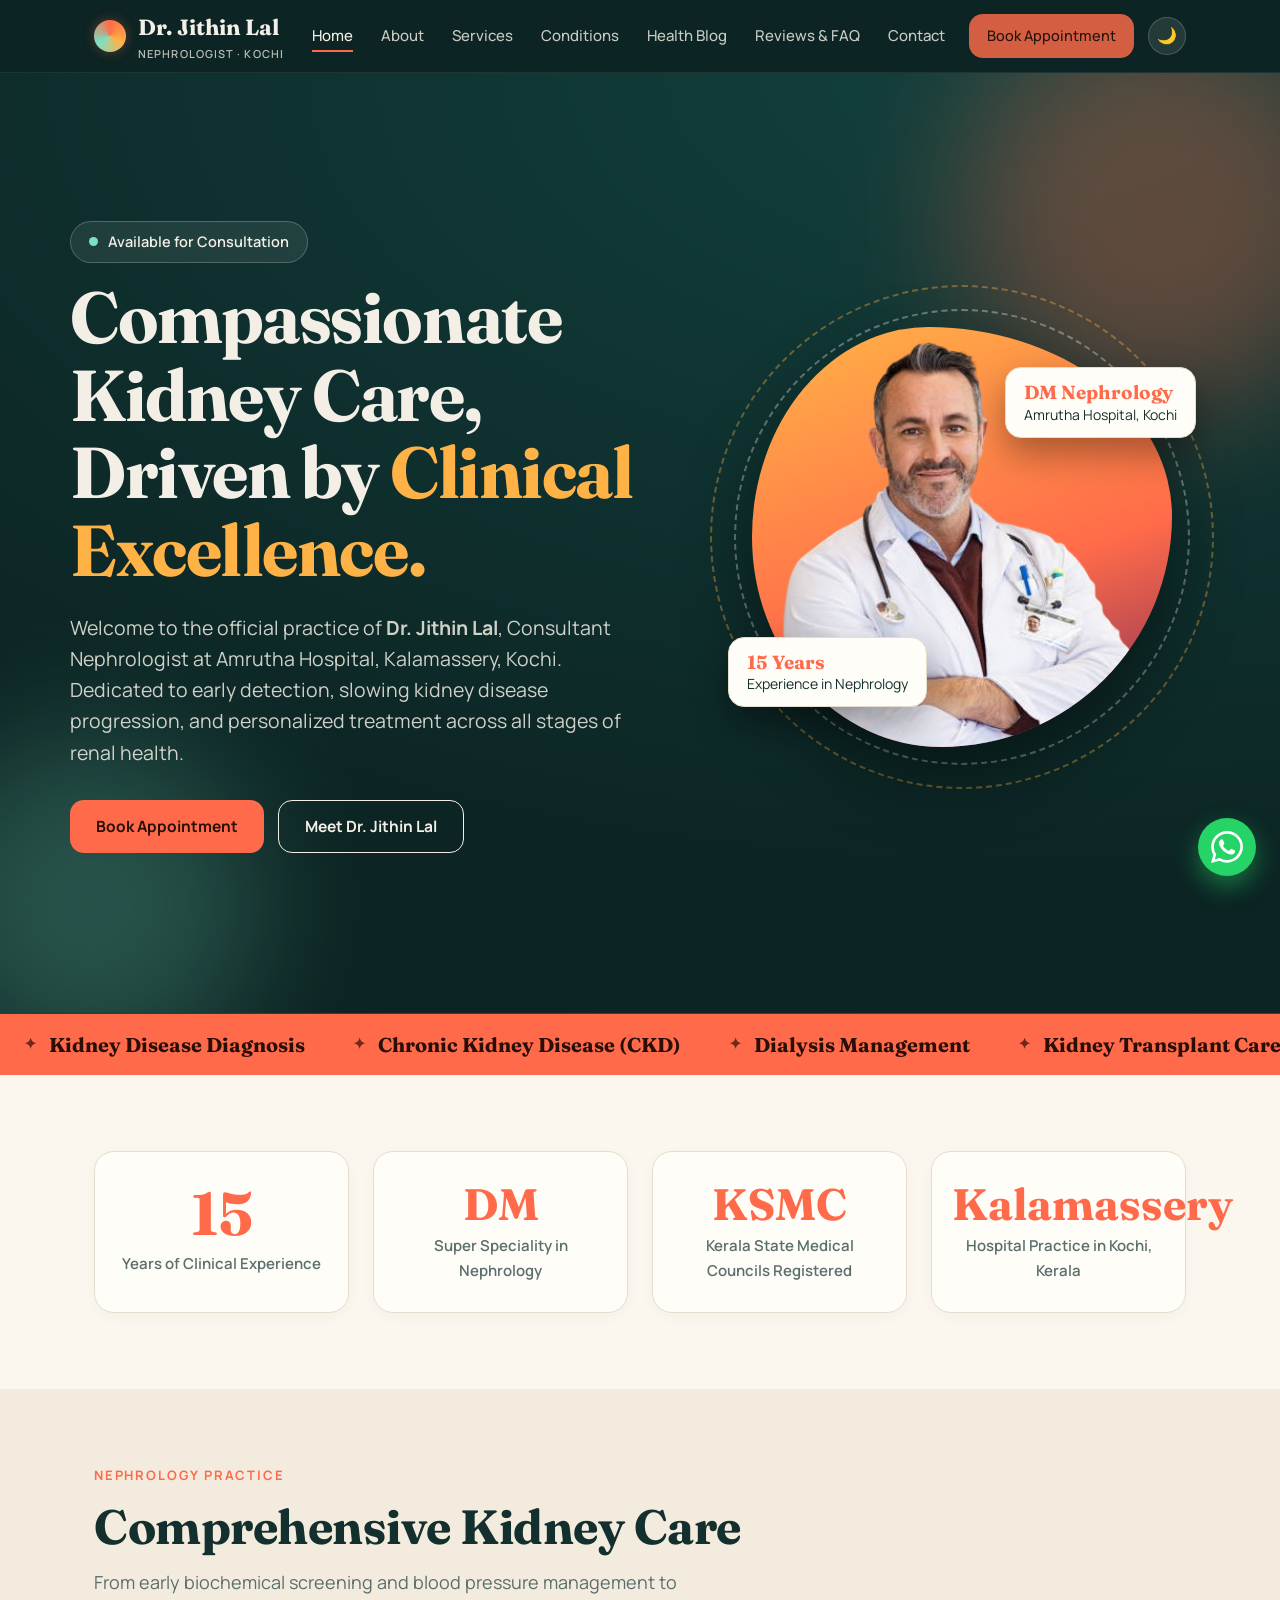
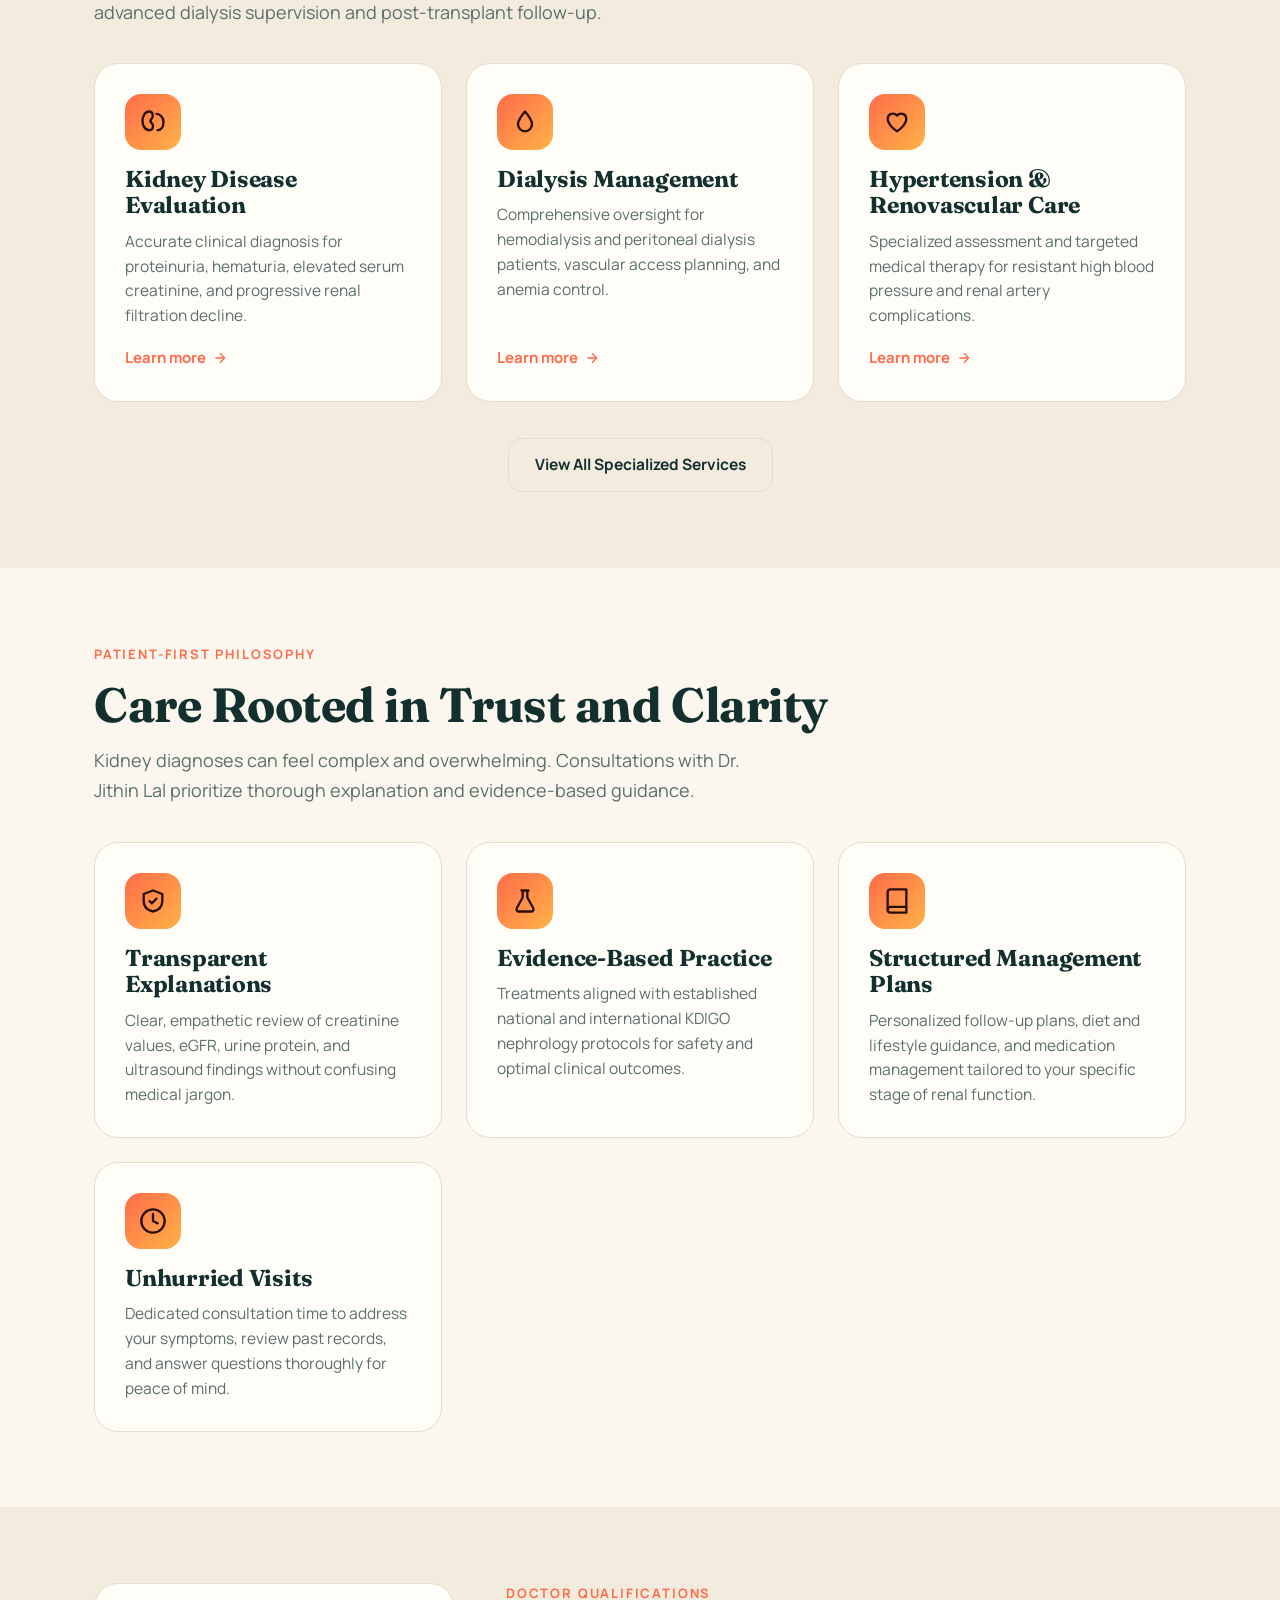
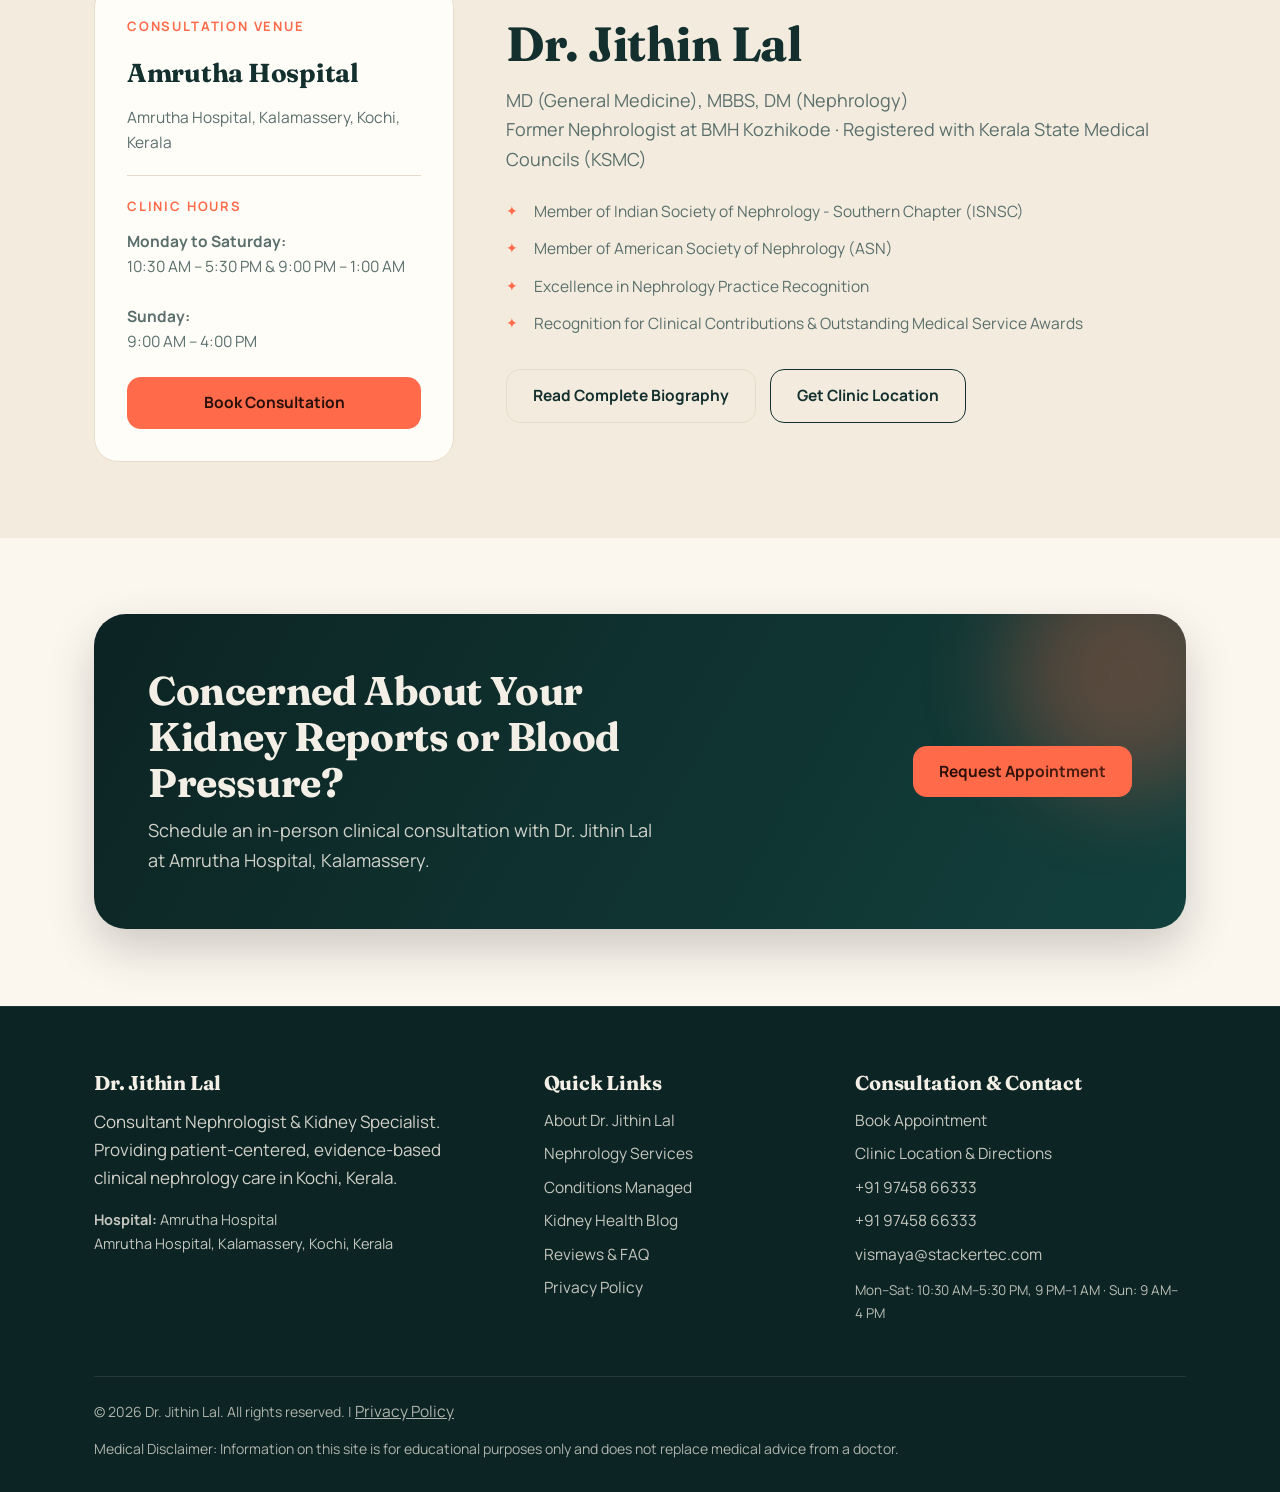
<file: doctor2-webiste/index.html>
<!DOCTYPE html>
<html lang="en">
<head>
  <meta charset="utf-8">
  <meta name="viewport" content="width=device-width, initial-scale=1, viewport-fit=cover">
  <title>Dr. Jithin Lal – Consultant Nephrologist & Kidney Specialist in Kochi, Kerala</title>
  <meta name="description" content="Official website of Dr. Jithin Lal, Consultant Nephrologist (MD, DM Nephrology) with 15 years of experience at Amrutha Hospital, Kalamassery, Kochi. Expert kidney care, dialysis, and hypertension management.">
  <link rel="icon" type="image/svg+xml" href="images/favicon.svg">
  <link rel="preconnect" href="https://fonts.googleapis.com">
  <link rel="preconnect" href="https://fonts.gstatic.com" crossorigin>
  <link href="https://fonts.googleapis.com/css2?family=Fraunces:opsz,wght@9..144,500;9..144,700&family=Manrope:wght@400;500;600;700&display=swap" rel="stylesheet">
  <link rel="stylesheet" href="css/style.css">
</head>
<body>
  <!-- Interactive Chrome Elements -->
  <div id="bar" aria-hidden="true"></div>
  <div id="glow" aria-hidden="true"></div>
  <div id="cur" aria-hidden="true"></div>

  <!-- Header & Sticky Navigation -->
  <header>
    <div class="w">
      <nav aria-label="Main Navigation">
        <a class="logo" href="index.html">
          <span class="logo-icon" aria-hidden="true"></span>
          <span>
            Dr. Jithin Lal
            <span class="logo-sub">Nephrologist · Kochi</span>
          </span>
        </a>

        <div class="nav-right">
          <div class="links" id="lk">
            <a href="index.html" class="on">Home</a>
            <a href="about.html">About</a>
            <a href="services.html">Services</a>
            <a href="conditions.html">Conditions</a>
            <a href="blog.html">Health Blog</a>
            <a href="reviews-faq.html">Reviews &amp; FAQ</a>
            <a href="contact.html">Contact</a>
            <a class="btn" href="appointment.html">Book Appointment</a>
          </div>

          <button id="theme-toggle" class="theme-btn" aria-label="Toggle theme">🌙</button>
          <button class="menu-btn" id="mb" aria-label="Open menu" aria-expanded="false">☰</button>
        </div>
      </nav>
    </div>
  </header>

  <main>
    <!-- Hero Section -->
    <section class="hero">
      <span class="blob a" aria-hidden="true"></span>
      <span class="blob b" aria-hidden="true"></span>
      <div class="w hg">
        <div>
          <span class="pill">Available for Consultation</span>
          <h1>
            <span class="wd" style="--i:0">Compassionate</span>
            <span class="wd" style="--i:1">Kidney</span>
            <span class="wd" style="--i:2">Care,</span>
            <span class="wd" style="--i:3">Driven</span>
            <span class="wd" style="--i:4">by</span>
            <em><span class="wd" style="--i:5">Clinical</span></em>
            <em><span class="wd" style="--i:6">Excellence.</span></em>
          </h1>
          <p class="l">
            Welcome to the official practice of <strong>Dr. Jithin Lal</strong>, Consultant Nephrologist at Amrutha Hospital, Kalamassery, Kochi. Dedicated to early detection, slowing kidney disease progression, and personalized treatment across all stages of renal health.
          </p>
          <div class="row">
            <a class="btn" href="appointment.html">Book Appointment</a>
            <a class="btn g" href="about.html">Meet Dr. Jithin Lal</a>
          </div>
        </div>

        <div class="ph">
          <span class="ring" aria-hidden="true"></span>
          <span class="ring r2" aria-hidden="true"></span>
          <div class="pic">
            <img src="images/doctor.png" alt="Dr. Jithin Lal - Consultant Nephrologist" class="doc-img">
          </div>
          <div class="chip c1">
            <b>15 Years</b>
            Experience in Nephrology
          </div>
          <div class="chip c2">
            <b>DM Nephrology</b>
            Amrutha Hospital, Kochi
          </div>
        </div>
      </div>
    </section>

    <!-- Marquee Banner Strip -->
    <div class="mq" aria-hidden="true">
      <div class="mq-track">
        <span>Kidney Disease Diagnosis</span>
        <span>Chronic Kidney Disease (CKD)</span>
        <span>Dialysis Management</span>
        <span>Kidney Transplant Care</span>
        <span>Hypertension Control</span>
        <span>Diabetic Nephropathy</span>
        <span>Electrolyte Imbalances</span>
        <span>Preventive Renal Screening</span>
        <!-- Duplicated for continuous seamless loop -->
        <span>Kidney Disease Diagnosis</span>
        <span>Chronic Kidney Disease (CKD)</span>
        <span>Dialysis Management</span>
        <span>Kidney Transplant Care</span>
        <span>Hypertension Control</span>
        <span>Diabetic Nephropathy</span>
        <span>Electrolyte Imbalances</span>
        <span>Preventive Renal Screening</span>
      </div>
    </div>

    <!-- Verified Stats Section -->
    <section>
      <div class="w stats">
        <div class="stat-item rv">
          <b data-n="15">0</b>
          <span>Years of Clinical Experience</span>
        </div>
        <div class="stat-item rv">
          <b style="font-size: clamp(32px, 5vw, 44px);">DM</b>
          <span>Super Speciality in Nephrology</span>
        </div>
        <div class="stat-item rv">
          <b style="font-size: clamp(32px, 5vw, 44px);">KSMC</b>
          <span>Kerala State Medical Councils Registered</span>
        </div>
        <div class="stat-item rv">
          <b style="font-size: clamp(32px, 5vw, 44px);">Kalamassery</b>
          <span>Hospital Practice in Kochi, Kerala</span>
        </div>
      </div>
    </section>

    <!-- Core Services Overview -->
    <section class="alt">
      <div class="w">
        <span class="eb rv">Nephrology Practice</span>
        <h2 class="rv">Comprehensive Kidney Care</h2>
        <p class="sub rv">
          From early biochemical screening and blood pressure management to advanced dialysis supervision and post-transplant follow-up.
        </p>

        <div class="grid">
          <div class="card tilt rv">
            <div class="ic">
              <svg viewBox="0 0 24 24" fill="none" stroke="currentColor" stroke-width="2" stroke-linecap="round" stroke-linejoin="round"><path d="M9 3C5 3 3 7 3 11s2 8 6 8c2 0 3-1.5 3-4 0-1-.5-1.5-1.5-2.5C9.5 11.5 10 10 11 9c1.5-1.5 1-6-2-6z"/><path d="M15 5c3 0 6 3 6 7s-2 7-5 7"/></svg>
            </div>
            <h3>Kidney Disease Evaluation</h3>
            <p>Accurate clinical diagnosis for proteinuria, hematuria, elevated serum creatinine, and progressive renal filtration decline.</p>
            <a href="services.html" class="card-link">Learn more <svg viewBox="0 0 24 24" fill="none" stroke="currentColor" stroke-width="2"><path d="M5 12h14M12 5l7 7-7 7"/></svg></a>
          </div>

          <div class="card tilt rv">
            <div class="ic">
              <svg viewBox="0 0 24 24" fill="none" stroke="currentColor" stroke-width="2" stroke-linecap="round" stroke-linejoin="round"><path d="M12 3s6 7 6 11a6 6 0 0 1-12 0c0-4 6-11 6-11z"/></svg>
            </div>
            <h3>Dialysis Management</h3>
            <p>Comprehensive oversight for hemodialysis and peritoneal dialysis patients, vascular access planning, and anemia control.</p>
            <a href="services.html" class="card-link">Learn more <svg viewBox="0 0 24 24" fill="none" stroke="currentColor" stroke-width="2"><path d="M5 12h14M12 5l7 7-7 7"/></svg></a>
          </div>

          <div class="card tilt rv">
            <div class="ic">
              <svg viewBox="0 0 24 24" fill="none" stroke="currentColor" stroke-width="2" stroke-linecap="round" stroke-linejoin="round"><path d="M12 20s-8-5-8-11a4.5 4.5 0 0 1 8-2.5A4.5 4.5 0 0 1 20 9c0 6-8 11-8 11z"/></svg>
            </div>
            <h3>Hypertension &amp; Renovascular Care</h3>
            <p>Specialized assessment and targeted medical therapy for resistant high blood pressure and renal artery complications.</p>
            <a href="services.html" class="card-link">Learn more <svg viewBox="0 0 24 24" fill="none" stroke="currentColor" stroke-width="2"><path d="M5 12h14M12 5l7 7-7 7"/></svg></a>
          </div>
        </div>

        <div style="margin-top: 36px; text-align: center;" class="rv">
          <a href="services.html" class="btn o">View All Specialized Services</a>
        </div>
      </div>
    </section>

    <!-- Why Dr. Jithin Lal Section -->
    <section>
      <div class="w">
        <span class="eb rv">Patient-First Philosophy</span>
        <h2 class="rv">Care Rooted in Trust and Clarity</h2>
        <p class="sub rv">
          Kidney diagnoses can feel complex and overwhelming. Consultations with Dr. Jithin Lal prioritize thorough explanation and evidence-based guidance.
        </p>

        <div class="grid">
          <div class="card tilt rv">
            <div class="ic">
              <svg viewBox="0 0 24 24" fill="none" stroke="currentColor" stroke-width="2" stroke-linecap="round" stroke-linejoin="round"><path d="M12 3l8 3v6c0 5-3.5 8-8 9-4.5-1-8-4-8-9V6z"/><path d="M9 12l2 2 4-4"/></svg>
            </div>
            <h3>Transparent Explanations</h3>
            <p>Clear, empathetic review of creatinine values, eGFR, urine protein, and ultrasound findings without confusing medical jargon.</p>
          </div>

          <div class="card tilt rv">
            <div class="ic">
              <svg viewBox="0 0 24 24" fill="none" stroke="currentColor" stroke-width="2" stroke-linecap="round" stroke-linejoin="round"><path d="M9 3h6M10 3v6l-5 9a2 2 0 0 0 2 3h10a2 2 0 0 0 2-3l-5-9V3"/></svg>
            </div>
            <h3>Evidence-Based Practice</h3>
            <p>Treatments aligned with established national and international KDIGO nephrology protocols for safety and optimal clinical outcomes.</p>
          </div>

          <div class="card tilt rv">
            <div class="ic">
              <svg viewBox="0 0 24 24" fill="none" stroke="currentColor" stroke-width="2" stroke-linecap="round" stroke-linejoin="round"><path d="M4 19.5A2.5 2.5 0 0 1 6.5 17H20"/><path d="M6.5 2H20v20H6.5A2.5 2.5 0 0 1 4 19.5v-15A2.5 2.5 0 0 1 6.5 2z"/></svg>
            </div>
            <h3>Structured Management Plans</h3>
            <p>Personalized follow-up plans, diet and lifestyle guidance, and medication management tailored to your specific stage of renal function.</p>
          </div>

          <div class="card tilt rv">
            <div class="ic">
              <svg viewBox="0 0 24 24" fill="none" stroke="currentColor" stroke-width="2" stroke-linecap="round" stroke-linejoin="round"><circle cx="12" cy="12" r="10"/><polyline points="12 6 12 12 16 14"/></svg>
            </div>
            <h3>Unhurried Visits</h3>
            <p>Dedicated consultation time to address your symptoms, review past records, and answer questions thoroughly for peace of mind.</p>
          </div>
        </div>
      </div>
    </section>

    <!-- Clinic Consultation Timings Callout -->
    <section class="alt">
      <div class="w ab">
        <div class="rv">
          <div class="card" style="padding: 32px; background: var(--card);">
            <span class="eb">Consultation Venue</span>
            <h3 style="font-size: 26px; margin: 10px 0 16px;" data-config="hospital">Amrutha Hospital</h3>
            <p style="color: var(--muted); margin-bottom: 20px;" data-config="address">
              Amrutha Hospital, Kalamassery, Kochi, Kerala
            </p>
            <div style="border-top: 1px solid var(--line); padding-top: 20px;">
              <span class="eb">Clinic Hours</span>
              <p style="margin: 0; font-size: 15.5px; line-height: 1.6;">
                <strong>Monday to Saturday:</strong><br>
                10:30 AM – 5:30 PM &amp; 9:00 PM – 1:00 AM<br><br>
                <strong>Sunday:</strong><br>
                9:00 AM – 4:00 PM
              </p>
            </div>
            <div style="margin-top: 24px;">
              <a href="appointment.html" class="btn" style="width: 100%;">Book Consultation</a>
            </div>
          </div>
        </div>

        <div class="rv">
          <span class="eb">Doctor Qualifications</span>
          <h2>Dr. Jithin Lal</h2>
          <p class="sub" style="margin-bottom: 24px;">
            MD (General Medicine), MBBS, DM (Nephrology)<br>
            Former Nephrologist at BMH Kozhikode · Registered with Kerala State Medical Councils (KSMC)
          </p>
          <ul class="list">
            <li>Member of Indian Society of Nephrology - Southern Chapter (ISNSC)</li>
            <li>Member of American Society of Nephrology (ASN)</li>
            <li>Excellence in Nephrology Practice Recognition</li>
            <li>Recognition for Clinical Contributions &amp; Outstanding Medical Service Awards</li>
          </ul>
          <div style="margin-top: 32px;" class="row">
            <a href="about.html" class="btn o">Read Complete Biography</a>
            <a href="contact.html" class="btn g" style="color: var(--ink);">Get Clinic Location</a>
          </div>
        </div>
      </div>
    </section>

    <!-- CTA Banner -->
    <section>
      <div class="w">
        <div class="cta rv">
          <div>
            <h2>Concerned About Your Kidney Reports or Blood Pressure?</h2>
            <p>Schedule an in-person clinical consultation with Dr. Jithin Lal at Amrutha Hospital, Kalamassery.</p>
          </div>
          <a class="btn" href="appointment.html">Request Appointment</a>
        </div>
      </div>
    </section>
  </main>

  <!-- Floating WhatsApp Action -->
  <a href="https://wa.me/919745866333" class="wa-float" data-config-whatsapp target="_blank" rel="noopener noreferrer" aria-label="Chat with clinic desk on WhatsApp">
    <svg viewBox="0 0 24 24"><path d="M17.472 14.382c-.297-.149-1.758-.867-2.03-.967-.273-.099-.471-.148-.67.15-.197.297-.767.966-.94 1.164-.173.199-.347.223-.644.075-.297-.15-1.255-.463-2.39-1.475-.883-.788-1.48-1.761-1.653-2.059-.173-.297-.018-.458.13-.606.134-.133.298-.347.446-.52.149-.174.198-.298.298-.497.099-.198.05-.371-.025-.52-.075-.149-.669-1.612-.916-2.207-.242-.579-.487-.5-.669-.51-.173-.008-.371-.01-.57-.01-.198 0-.52.074-.792.372-.272.297-1.04 1.016-1.04 2.479 0 1.462 1.065 2.875 1.213 3.074.149.198 2.096 3.2 5.077 4.487.709.306 1.262.489 1.694.625.712.227 1.36.195 1.871.118.571-.085 1.758-.719 2.006-1.413.248-.694.248-1.289.173-1.413-.074-.124-.272-.198-.57-.347m-5.421 7.403h-.004a9.87 9.87 0 01-5.031-1.378l-.361-.214-3.741.982.998-3.648-.235-.374a9.86 9.86 0 01-1.51-5.26c.001-5.45 4.436-9.884 9.888-9.884 2.64 0 5.122 1.03 6.988 2.898a9.825 9.825 0 012.893 6.994c-.003 5.45-4.437 9.884-9.885 9.884m8.413-18.297A11.815 11.815 0 0012.05 0C5.495 0 .16 5.335.157 11.892c0 2.096.547 4.142 1.588 5.945L0 24l6.335-1.662c1.746.953 3.71 1.455 5.71 1.457h.005c6.554 0 11.89-5.335 11.893-11.893a11.82 11.82 0 00-3.48-8.413z"/></svg>
  </a>

  <!-- Footer -->
  <footer>
    <div class="w">
      <div class="fg">
        <div>
          <h3>Dr. Jithin Lal</h3>
          <p style="opacity: 0.85; max-width: 40ch; margin: 0 0 16px;">
            Consultant Nephrologist &amp; Kidney Specialist. Providing patient-centered, evidence-based clinical nephrology care in Kochi, Kerala.
          </p>
          <p style="font-size: 14.5px; opacity: 0.8; margin: 0;">
            <strong>Hospital:</strong> <span data-config="hospital">Amrutha Hospital</span><br>
            <span data-config="address">Amrutha Hospital, Kalamassery, Kochi, Kerala</span>
          </p>
        </div>

        <div>
          <h3>Quick Links</h3>
          <a href="about.html">About Dr. Jithin Lal</a>
          <a href="services.html">Nephrology Services</a>
          <a href="conditions.html">Conditions Managed</a>
          <a href="blog.html">Kidney Health Blog</a>
          <a href="reviews-faq.html">Reviews &amp; FAQ</a>
          <a href="privacy-policy.html">Privacy Policy</a>
        </div>

        <div>
          <h3>Consultation &amp; Contact</h3>
          <a href="appointment.html">Book Appointment</a>
          <a href="contact.html">Clinic Location &amp; Directions</a>
          <a href="tel:+919745866333" data-config-phone data-config-phone-text>+91 97458 66333</a>
          <a href="https://wa.me/919745866333" data-config-whatsapp data-config-whatsapp-text target="_blank" rel="noopener noreferrer">+91 97458 66333</a>
          <a href="mailto:vismaya@stackertec.com" data-config-email data-config-email-text>vismaya@stackertec.com</a>
          <p style="font-size: 13.5px; opacity: 0.75; margin-top: 12px;" data-config="timingsShort">
            Mon–Sat: 10:30 AM–5:30 PM, 9 PM–1 AM · Sun: 9 AM–4 PM
          </p>
        </div>
      </div>

      <div class="fine">
        <div>
          &copy; 2026 Dr. Jithin Lal. All rights reserved. | <a href="privacy-policy.html">Privacy Policy</a>
        </div>
        <div>
          Medical Disclaimer: Information on this site is for educational purposes only and does not replace medical advice from a doctor.
        </div>
      </div>
    </div>
  </footer>

  <script src="js/config.js"></script>
  <script src="js/main.js"></script>
</body>
</html>
</file>
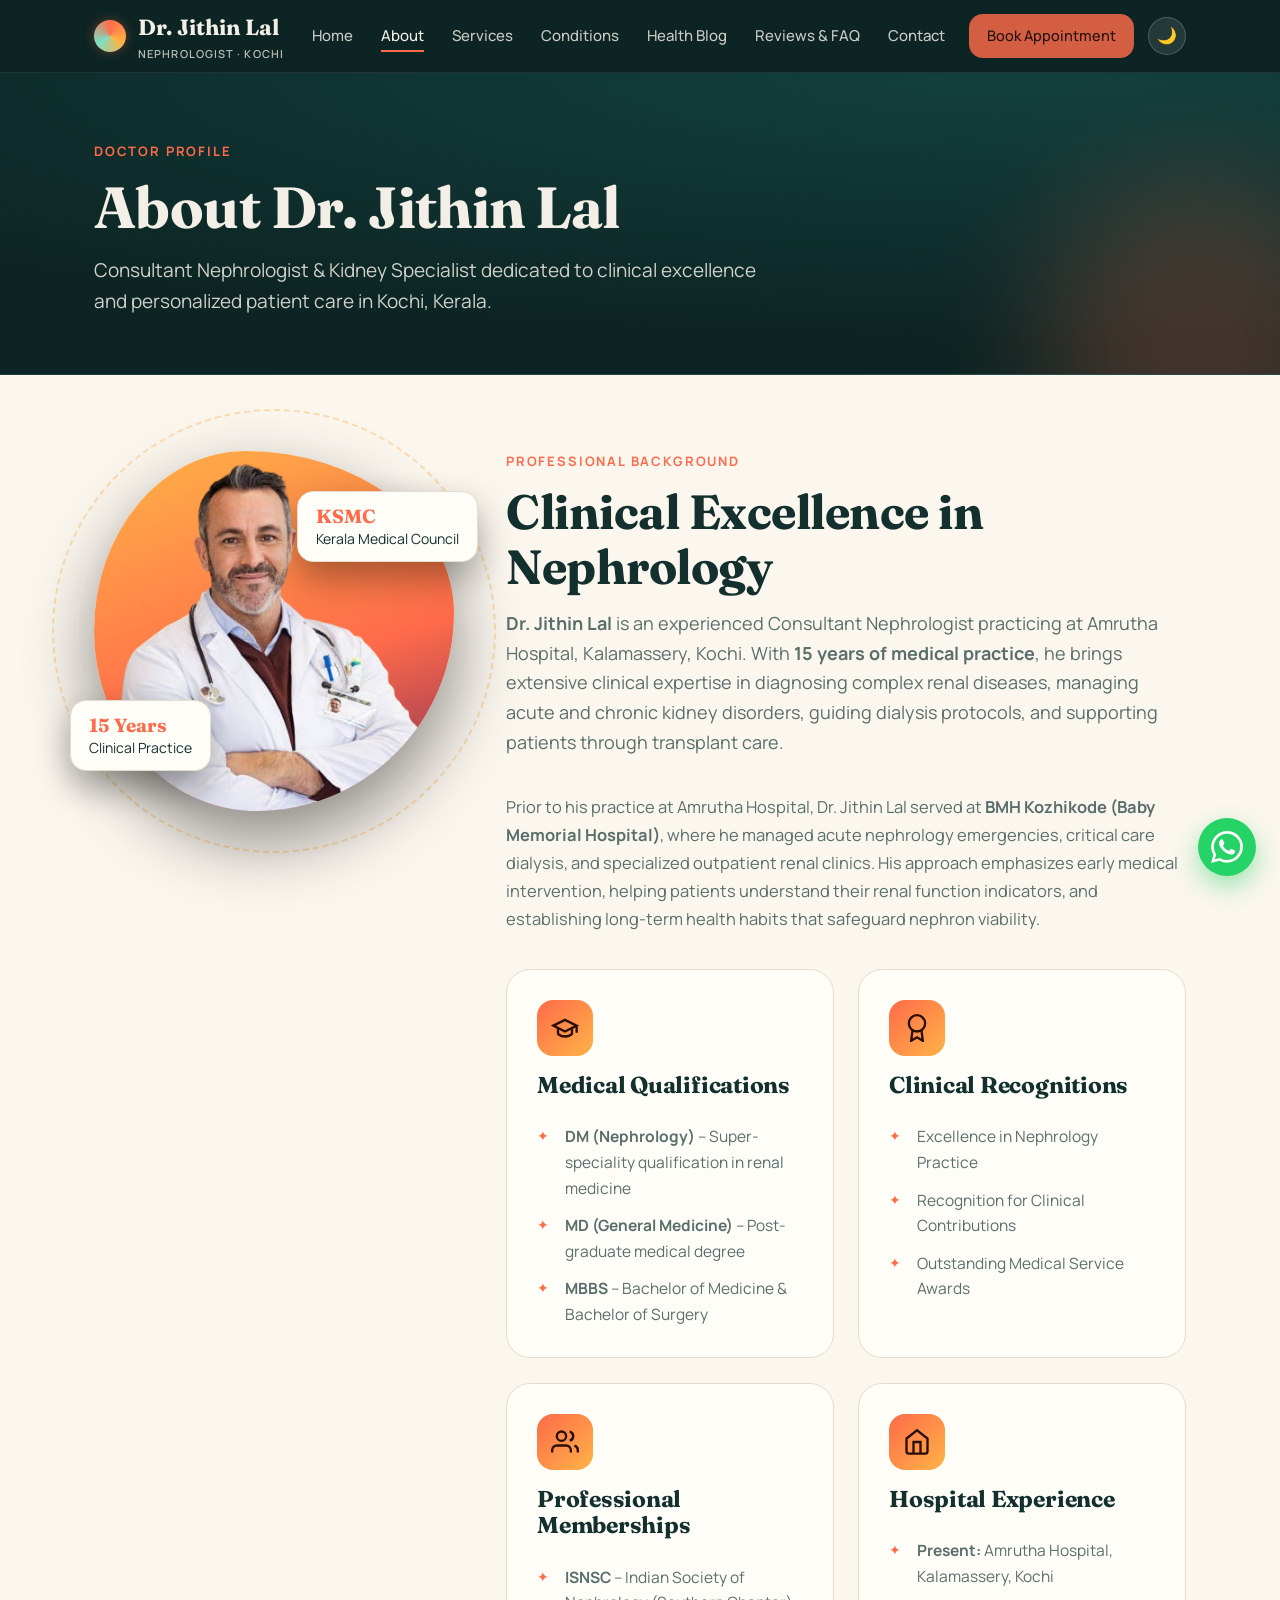
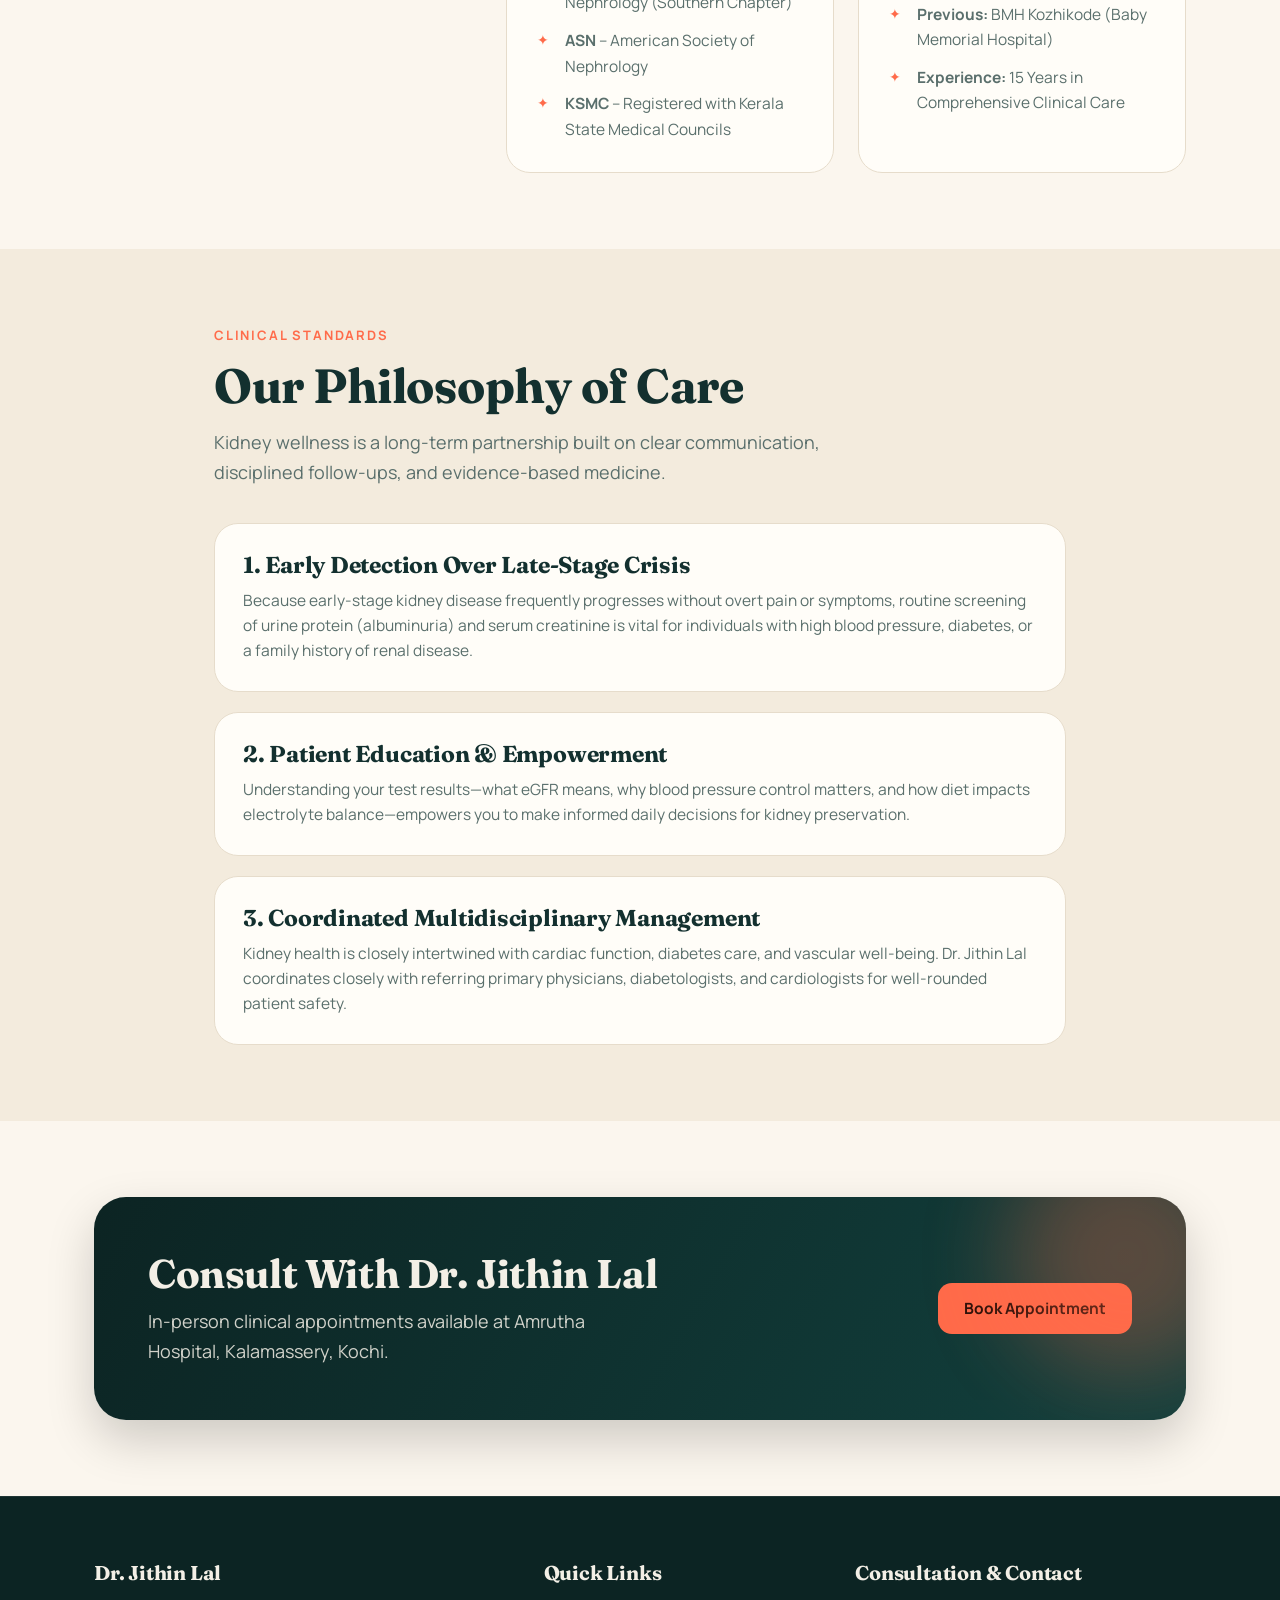
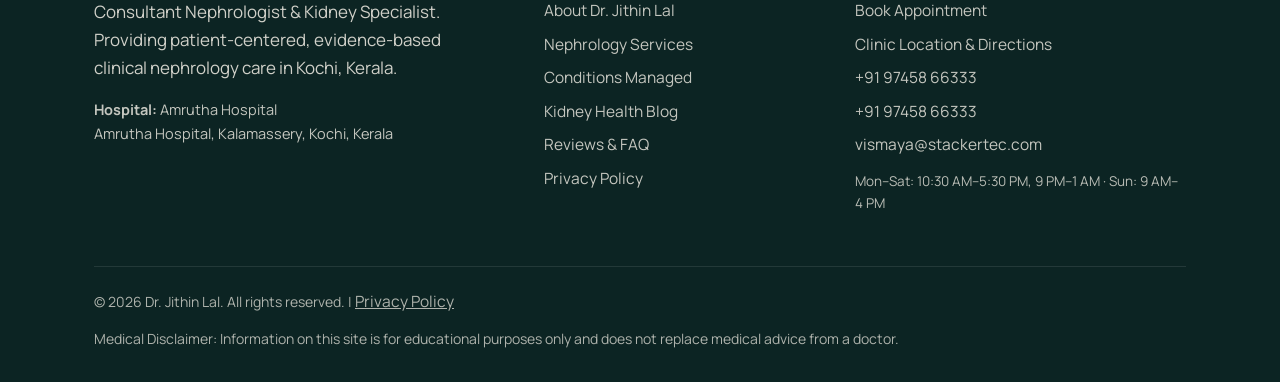
<file: doctor2-webiste/about.html>
<!DOCTYPE html>
<html lang="en">
<head>
  <meta charset="utf-8">
  <meta name="viewport" content="width=device-width, initial-scale=1, viewport-fit=cover">
  <title>About Dr. Jithin Lal – Consultant Nephrologist in Kochi, Kerala</title>
  <meta name="description" content="Biography and medical credentials of Dr. Jithin Lal, MD, MBBS, DM (Nephrology), Consultant Nephrologist at Amrutha Hospital, Kalamassery, Kochi with 15 years of clinical nephrology experience.">
  <link rel="icon" type="image/svg+xml" href="images/favicon.svg">
  <link rel="preconnect" href="https://fonts.googleapis.com">
  <link rel="preconnect" href="https://fonts.gstatic.com" crossorigin>
  <link href="https://fonts.googleapis.com/css2?family=Fraunces:opsz,wght@9..144,500;9..144,700&family=Manrope:wght@400;500;600;700&display=swap" rel="stylesheet">
  <link rel="stylesheet" href="css/style.css">
</head>
<body>
  <div id="bar" aria-hidden="true"></div>
  <div id="glow" aria-hidden="true"></div>
  <div id="cur" aria-hidden="true"></div>

  <header>
    <div class="w">
      <nav aria-label="Main Navigation">
        <a class="logo" href="index.html">
          <span class="logo-icon" aria-hidden="true"></span>
          <span>
            Dr. Jithin Lal
            <span class="logo-sub">Nephrologist · Kochi</span>
          </span>
        </a>

        <div class="nav-right">
          <div class="links" id="lk">
            <a href="index.html">Home</a>
            <a href="about.html" class="on">About</a>
            <a href="services.html">Services</a>
            <a href="conditions.html">Conditions</a>
            <a href="blog.html">Health Blog</a>
            <a href="reviews-faq.html">Reviews &amp; FAQ</a>
            <a href="contact.html">Contact</a>
            <a class="btn" href="appointment.html">Book Appointment</a>
          </div>

          <button id="theme-toggle" class="theme-btn" aria-label="Toggle theme">🌙</button>
          <button class="menu-btn" id="mb" aria-label="Open menu" aria-expanded="false">☰</button>
        </div>
      </nav>
    </div>
  </header>

  <main>
    <!-- Page Header Banner -->
    <div class="pg">
      <div class="w">
        <span class="eb">Doctor Profile</span>
        <h1>About Dr. Jithin Lal</h1>
        <p>Consultant Nephrologist &amp; Kidney Specialist dedicated to clinical excellence and personalized patient care in Kochi, Kerala.</p>
      </div>
    </div>

    <!-- Doctor Profile Section -->
    <section>
      <div class="w ab">
        <div class="ph rv">
          <span class="ring" aria-hidden="true"></span>
          <span class="ring r2" aria-hidden="true"></span>
          <div class="pic">
            <img src="images/doctor.png" alt="Dr. Jithin Lal, Consultant Nephrologist" class="doc-img">
          </div>
          <div class="chip c1">
            <b>15 Years</b>
            Clinical Practice
          </div>
          <div class="chip c2">
            <b>KSMC</b>
            Kerala Medical Council
          </div>
        </div>

        <div>
          <span class="eb rv">Professional Background</span>
          <h2 class="rv">Clinical Excellence in Nephrology</h2>
          <p class="sub rv">
            <strong>Dr. Jithin Lal</strong> is an experienced Consultant Nephrologist practicing at Amrutha Hospital, Kalamassery, Kochi. With <strong>15 years of medical practice</strong>, he brings extensive clinical expertise in diagnosing complex renal diseases, managing acute and chronic kidney disorders, guiding dialysis protocols, and supporting patients through transplant care.
          </p>

          <p class="rv" style="color: var(--muted); font-size: 16.5px; line-height: 1.7;">
            Prior to his practice at Amrutha Hospital, Dr. Jithin Lal served at <strong>BMH Kozhikode (Baby Memorial Hospital)</strong>, where he managed acute nephrology emergencies, critical care dialysis, and specialized outpatient renal clinics. His approach emphasizes early medical intervention, helping patients understand their renal function indicators, and establishing long-term health habits that safeguard nephron viability.
          </p>

          <div class="grid" style="margin-top: 36px;">
            <div class="card tilt rv">
              <div class="ic">
                <svg viewBox="0 0 24 24" fill="none" stroke="currentColor" stroke-width="2"><path d="M22 10v6M2 10l10-5 10 5-10 5z"/><path d="M6 12v5c3 3 9 3 12 0v-5"/></svg>
              </div>
              <h3>Medical Qualifications</h3>
              <ul class="list">
                <li><strong>DM (Nephrology)</strong> – Super-speciality qualification in renal medicine</li>
                <li><strong>MD (General Medicine)</strong> – Post-graduate medical degree</li>
                <li><strong>MBBS</strong> – Bachelor of Medicine &amp; Bachelor of Surgery</li>
              </ul>
            </div>

            <div class="card tilt rv">
              <div class="ic">
                <svg viewBox="0 0 24 24" fill="none" stroke="currentColor" stroke-width="2"><circle cx="12" cy="8" r="7"/><polyline points="8.21 13.89 7 23 12 20 17 23 15.79 13.88"/></svg>
              </div>
              <h3>Clinical Recognitions</h3>
              <ul class="list">
                <li>Excellence in Nephrology Practice</li>
                <li>Recognition for Clinical Contributions</li>
                <li>Outstanding Medical Service Awards</li>
              </ul>
            </div>

            <div class="card tilt rv">
              <div class="ic">
                <svg viewBox="0 0 24 24" fill="none" stroke="currentColor" stroke-width="2"><path d="M17 21v-2a4 4 0 0 0-4-4H5a4 4 0 0 0-4 4v2"/><circle cx="9" cy="7" r="4"/><path d="M23 21v-2a4 4 0 0 0-3-3.87"/><path d="M16 3.13a4 4 0 0 1 0 7.75"/></svg>
              </div>
              <h3>Professional Memberships</h3>
              <ul class="list">
                <li><strong>ISNSC</strong> – Indian Society of Nephrology (Southern Chapter)</li>
                <li><strong>ASN</strong> – American Society of Nephrology</li>
                <li><strong>KSMC</strong> – Registered with Kerala State Medical Councils</li>
              </ul>
            </div>

            <div class="card tilt rv">
              <div class="ic">
                <svg viewBox="0 0 24 24" fill="none" stroke="currentColor" stroke-width="2"><path d="M3 9l9-7 9 7v11a2 2 0 0 1-2 2H5a2 2 0 0 1-2-2z"/><polyline points="9 22 9 12 15 12 15 22"/></svg>
              </div>
              <h3>Hospital Experience</h3>
              <ul class="list">
                <li><strong>Present:</strong> Amrutha Hospital, Kalamassery, Kochi</li>
                <li><strong>Previous:</strong> BMH Kozhikode (Baby Memorial Hospital)</li>
                <li><strong>Experience:</strong> 15 Years in Comprehensive Clinical Care</li>
              </ul>
            </div>
          </div>
        </div>
      </div>
    </section>

    <!-- Care Philosophy Section -->
    <section class="alt">
      <div class="w" style="max-width: 900px;">
        <span class="eb rv">Clinical Standards</span>
        <h2 class="rv">Our Philosophy of Care</h2>
        <p class="sub rv">
          Kidney wellness is a long-term partnership built on clear communication, disciplined follow-ups, and evidence-based medicine.
        </p>

        <div style="display: grid; gap: 20px;">
          <div class="card rv" style="padding: 28px;">
            <h3 style="margin-top: 0;">1. Early Detection Over Late-Stage Crisis</h3>
            <p style="color: var(--muted); margin: 0;">
              Because early-stage kidney disease frequently progresses without overt pain or symptoms, routine screening of urine protein (albuminuria) and serum creatinine is vital for individuals with high blood pressure, diabetes, or a family history of renal disease.
            </p>
          </div>

          <div class="card rv" style="padding: 28px;">
            <h3 style="margin-top: 0;">2. Patient Education &amp; Empowerment</h3>
            <p style="color: var(--muted); margin: 0;">
              Understanding your test results—what eGFR means, why blood pressure control matters, and how diet impacts electrolyte balance—empowers you to make informed daily decisions for kidney preservation.
            </p>
          </div>

          <div class="card rv" style="padding: 28px;">
            <h3 style="margin-top: 0;">3. Coordinated Multidisciplinary Management</h3>
            <p style="color: var(--muted); margin: 0;">
              Kidney health is closely intertwined with cardiac function, diabetes care, and vascular well-being. Dr. Jithin Lal coordinates closely with referring primary physicians, diabetologists, and cardiologists for well-rounded patient safety.
            </p>
          </div>
        </div>
      </div>
    </section>

    <!-- CTA Banner -->
    <section>
      <div class="w">
        <div class="cta rv">
          <div>
            <h2>Consult With Dr. Jithin Lal</h2>
            <p>In-person clinical appointments available at Amrutha Hospital, Kalamassery, Kochi.</p>
          </div>
          <a class="btn" href="appointment.html">Book Appointment</a>
        </div>
      </div>
    </section>
  </main>

  <a href="https://wa.me/919745866333" class="wa-float" data-config-whatsapp target="_blank" rel="noopener noreferrer" aria-label="Chat with clinic desk on WhatsApp">
    <svg viewBox="0 0 24 24"><path d="M17.472 14.382c-.297-.149-1.758-.867-2.03-.967-.273-.099-.471-.148-.67.15-.197.297-.767.966-.94 1.164-.173.199-.347.223-.644.075-.297-.15-1.255-.463-2.39-1.475-.883-.788-1.48-1.761-1.653-2.059-.173-.297-.018-.458.13-.606.134-.133.298-.347.446-.52.149-.174.198-.298.298-.497.099-.198.05-.371-.025-.52-.075-.149-.669-1.612-.916-2.207-.242-.579-.487-.5-.669-.51-.173-.008-.371-.01-.57-.01-.198 0-.52.074-.792.372-.272.297-1.04 1.016-1.04 2.479 0 1.462 1.065 2.875 1.213 3.074.149.198 2.096 3.2 5.077 4.487.709.306 1.262.489 1.694.625.712.227 1.36.195 1.871.118.571-.085 1.758-.719 2.006-1.413.248-.694.248-1.289.173-1.413-.074-.124-.272-.198-.57-.347m-5.421 7.403h-.004a9.87 9.87 0 01-5.031-1.378l-.361-.214-3.741.982.998-3.648-.235-.374a9.86 9.86 0 01-1.51-5.26c.001-5.45 4.436-9.884 9.888-9.884 2.64 0 5.122 1.03 6.988 2.898a9.825 9.825 0 012.893 6.994c-.003 5.45-4.437 9.884-9.885 9.884m8.413-18.297A11.815 11.815 0 0012.05 0C5.495 0 .16 5.335.157 11.892c0 2.096.547 4.142 1.588 5.945L0 24l6.335-1.662c1.746.953 3.71 1.455 5.71 1.457h.005c6.554 0 11.89-5.335 11.893-11.893a11.82 11.82 0 00-3.48-8.413z"/></svg>
  </a>

  <footer>
    <div class="w">
      <div class="fg">
        <div>
          <h3>Dr. Jithin Lal</h3>
          <p style="opacity: 0.85; max-width: 40ch; margin: 0 0 16px;">
            Consultant Nephrologist &amp; Kidney Specialist. Providing patient-centered, evidence-based clinical nephrology care in Kochi, Kerala.
          </p>
          <p style="font-size: 14.5px; opacity: 0.8; margin: 0;">
            <strong>Hospital:</strong> <span data-config="hospital">Amrutha Hospital</span><br>
            <span data-config="address">Amrutha Hospital, Kalamassery, Kochi, Kerala</span>
          </p>
        </div>

        <div>
          <h3>Quick Links</h3>
          <a href="about.html">About Dr. Jithin Lal</a>
          <a href="services.html">Nephrology Services</a>
          <a href="conditions.html">Conditions Managed</a>
          <a href="blog.html">Kidney Health Blog</a>
          <a href="reviews-faq.html">Reviews &amp; FAQ</a>
          <a href="privacy-policy.html">Privacy Policy</a>
        </div>

        <div>
          <h3>Consultation &amp; Contact</h3>
          <a href="appointment.html">Book Appointment</a>
          <a href="contact.html">Clinic Location &amp; Directions</a>
          <a href="tel:+919745866333" data-config-phone data-config-phone-text>+91 97458 66333</a>
          <a href="https://wa.me/919745866333" data-config-whatsapp data-config-whatsapp-text target="_blank" rel="noopener noreferrer">+91 97458 66333</a>
          <a href="mailto:vismaya@stackertec.com" data-config-email data-config-email-text>vismaya@stackertec.com</a>
          <p style="font-size: 13.5px; opacity: 0.75; margin-top: 12px;" data-config="timingsShort">
            Mon–Sat: 10:30 AM–5:30 PM, 9 PM–1 AM · Sun: 9 AM–4 PM
          </p>
        </div>
      </div>

      <div class="fine">
        <div>
          &copy; 2026 Dr. Jithin Lal. All rights reserved. | <a href="privacy-policy.html">Privacy Policy</a>
        </div>
        <div>
          Medical Disclaimer: Information on this site is for educational purposes only and does not replace medical advice from a doctor.
        </div>
      </div>
    </div>
  </footer>

  <script src="js/config.js"></script>
  <script src="js/main.js"></script>
</body>
</html>
</file>
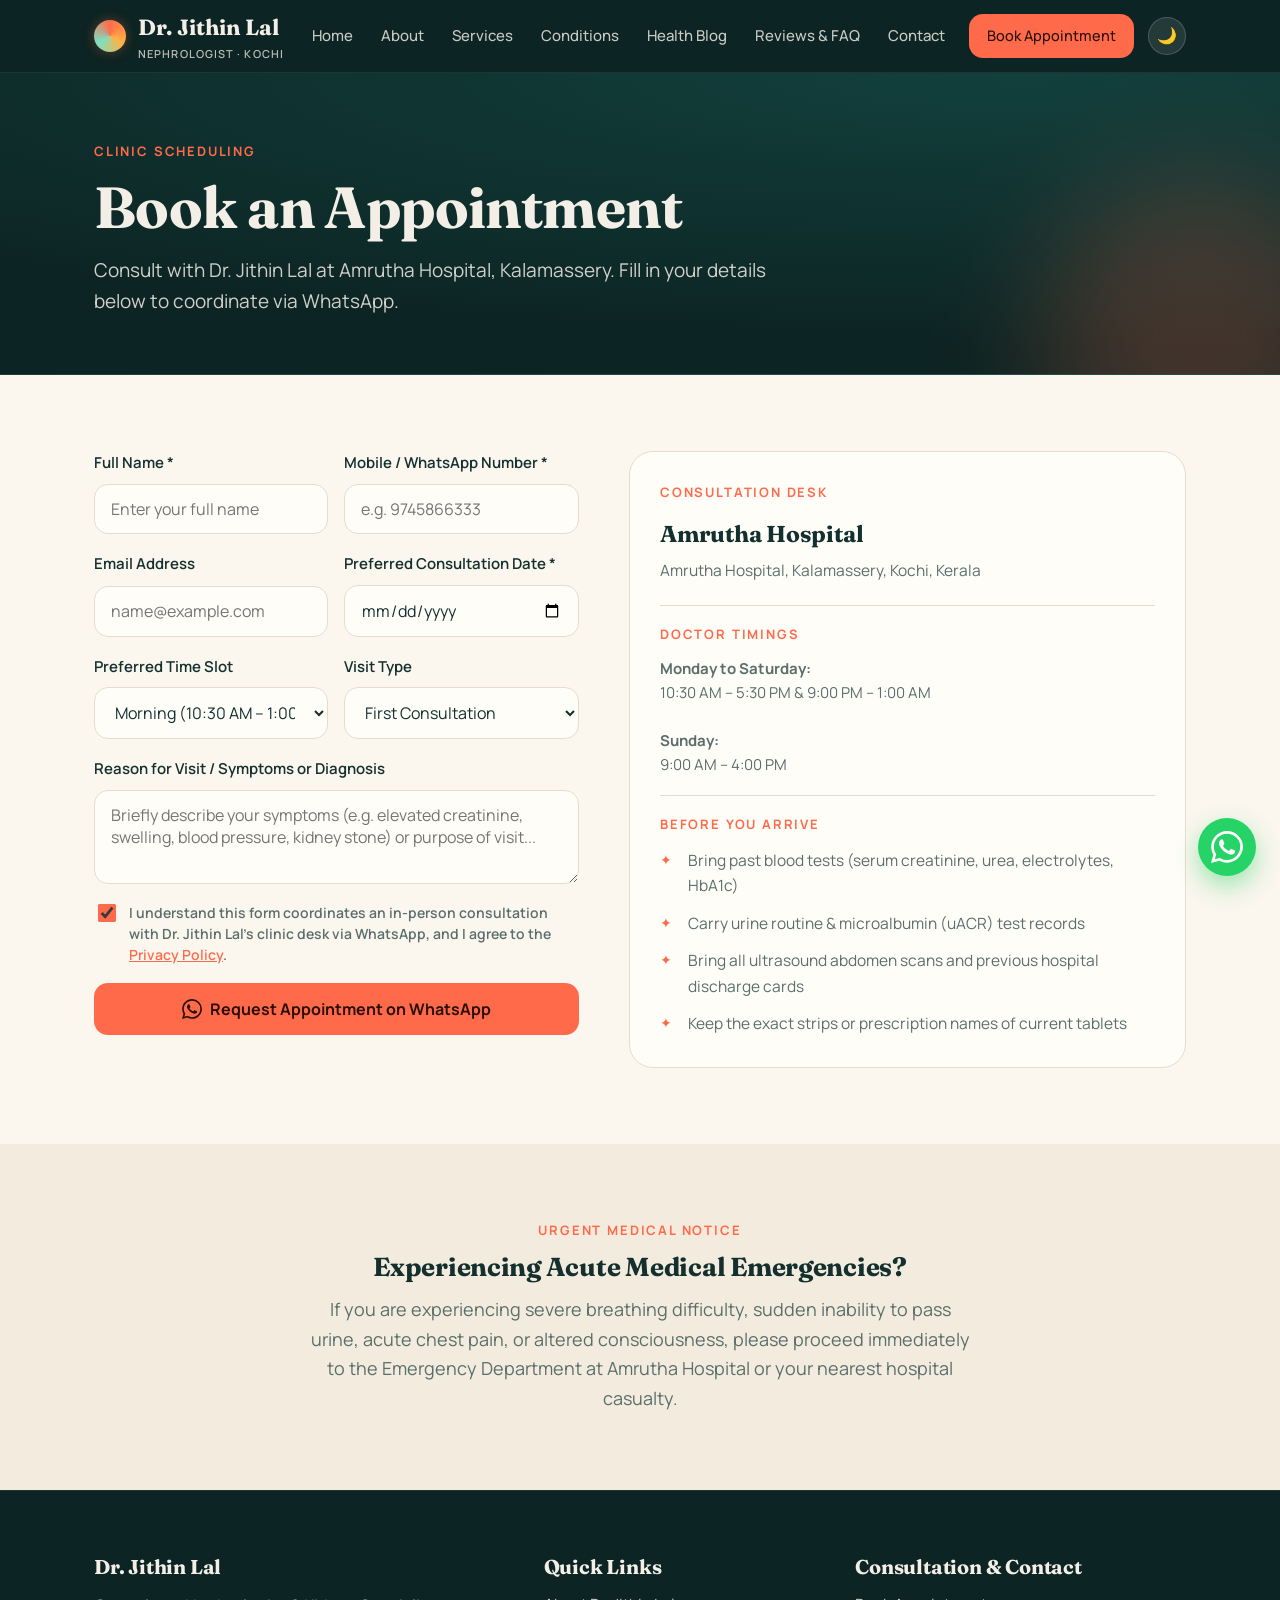
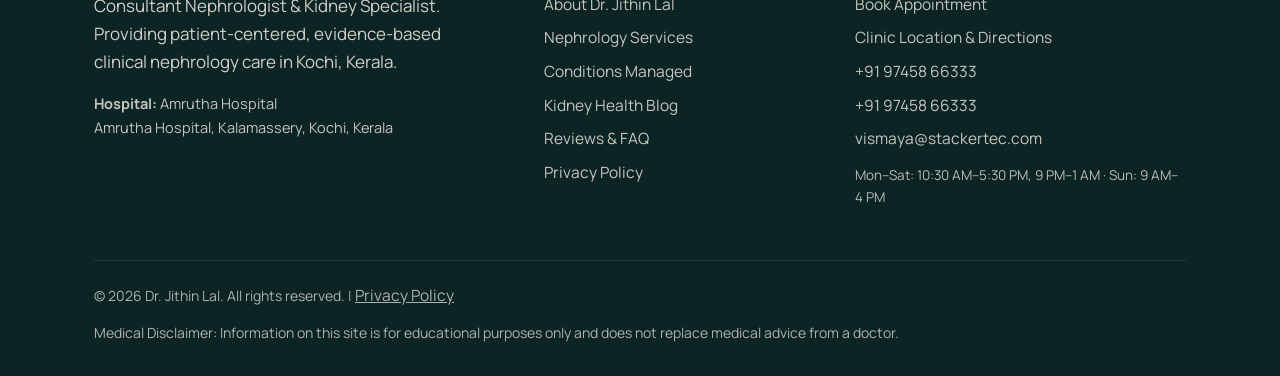
<file: doctor2-webiste/appointment.html>
<!DOCTYPE html>
<html lang="en">
<head>
  <meta charset="utf-8">
  <meta name="viewport" content="width=device-width, initial-scale=1, viewport-fit=cover">
  <title>Book Appointment – Dr. Jithin Lal | Nephrologist in Kochi, Kerala</title>
  <meta name="description" content="Request an in-person nephrology consultation with Dr. Jithin Lal at Amrutha Hospital, Kalamassery, Kochi. Direct WhatsApp appointment coordination.">
  <link rel="icon" type="image/svg+xml" href="images/favicon.svg">
  <link rel="preconnect" href="https://fonts.googleapis.com">
  <link rel="preconnect" href="https://fonts.gstatic.com" crossorigin>
  <link href="https://fonts.googleapis.com/css2?family=Fraunces:opsz,wght@9..144,500;9..144,700&family=Manrope:wght@400;500;600;700&display=swap" rel="stylesheet">
  <link rel="stylesheet" href="css/style.css">
</head>
<body>
  <div id="bar" aria-hidden="true"></div>
  <div id="glow" aria-hidden="true"></div>
  <div id="cur" aria-hidden="true"></div>

  <header>
    <div class="w">
      <nav aria-label="Main Navigation">
        <a class="logo" href="index.html">
          <span class="logo-icon" aria-hidden="true"></span>
          <span>
            Dr. Jithin Lal
            <span class="logo-sub">Nephrologist · Kochi</span>
          </span>
        </a>

        <div class="nav-right">
          <div class="links" id="lk">
            <a href="index.html">Home</a>
            <a href="about.html">About</a>
            <a href="services.html">Services</a>
            <a href="conditions.html">Conditions</a>
            <a href="blog.html">Health Blog</a>
            <a href="reviews-faq.html">Reviews &amp; FAQ</a>
            <a href="contact.html">Contact</a>
            <a class="btn on" href="appointment.html">Book Appointment</a>
          </div>

          <button id="theme-toggle" class="theme-btn" aria-label="Toggle theme">🌙</button>
          <button class="menu-btn" id="mb" aria-label="Open menu" aria-expanded="false">☰</button>
        </div>
      </nav>
    </div>
  </header>

  <main>
    <div class="pg">
      <div class="w">
        <span class="eb">Clinic Scheduling</span>
        <h1>Book an Appointment</h1>
        <p>Consult with Dr. Jithin Lal at Amrutha Hospital, Kalamassery. Fill in your details below to coordinate via WhatsApp.</p>
      </div>
    </div>

    <!-- Appointment Form Section -->
    <section>
      <div class="w split">
        <!-- Booking Form -->
        <form id="appointment-form" class="rv" novalidate>
          <div class="two">
            <label>
              Full Name *
              <input type="text" name="name" required autocomplete="name" placeholder="Enter your full name">
            </label>
            <label>
              Mobile / WhatsApp Number *
              <input type="tel" name="phone" required autocomplete="tel" placeholder="e.g. 9745866333">
            </label>
          </div>

          <div class="two">
            <label>
              Email Address
              <input type="email" name="email" autocomplete="email" placeholder="name@example.com">
            </label>
            <label>
              Preferred Consultation Date *
              <input type="date" name="date" required id="pref-date">
            </label>
          </div>

          <div class="two">
            <label>
              Preferred Time Slot
              <select name="time">
                <option value="Morning (10:30 AM – 1:00 PM)">Morning (10:30 AM – 1:00 PM)</option>
                <option value="Afternoon (2:00 PM – 5:30 PM)">Afternoon (2:00 PM – 5:30 PM)</option>
                <option value="Late Evening (9:00 PM – 1:00 AM)">Late Evening (9:00 PM – 1:00 AM)</option>
                <option value="Sunday Clinic (9:00 AM – 4:00 PM)">Sunday Clinic (9:00 AM – 4:00 PM)</option>
              </select>
            </label>
            <label>
              Visit Type
              <select name="visit_type">
                <option value="First Consultation">First Consultation</option>
                <option value="Follow-up Visit">Follow-up Visit</option>
                <option value="Kidney Function & Blood Report Review">Kidney Function &amp; Blood Report Review</option>
                <option value="Dialysis Planning & Supervision">Dialysis Planning &amp; Supervision</option>
                <option value="Kidney Transplant Second Opinion">Kidney Transplant Second Opinion</option>
                <option value="Hypertension & Kidney Review">Hypertension &amp; Kidney Review</option>
              </select>
            </label>
          </div>

          <label>
            Reason for Visit / Symptoms or Diagnosis
            <textarea name="reason" rows="3" placeholder="Briefly describe your symptoms (e.g. elevated creatinine, swelling, blood pressure, kidney stone) or purpose of visit..."></textarea>
          </label>

          <label class="form-consent">
            <input type="checkbox" name="consent" required checked>
            <span>
              I understand this form coordinates an in-person consultation with Dr. Jithin Lal's clinic desk via WhatsApp, and I agree to the <a href="privacy-policy.html" target="_blank">Privacy Policy</a>.
            </span>
          </label>

          <button class="btn" type="submit" style="padding: 15px 32px; font-size: 16px;">
            <svg viewBox="0 0 24 24" width="20" height="20" fill="currentColor"><path d="M17.472 14.382c-.297-.149-1.758-.867-2.03-.967-.273-.099-.471-.148-.67.15-.197.297-.767.966-.94 1.164-.173.199-.347.223-.644.075-.297-.15-1.255-.463-2.39-1.475-.883-.788-1.48-1.761-1.653-2.059-.173-.297-.018-.458.13-.606.134-.133.298-.347.446-.52.149-.174.198-.298.298-.497.099-.198.05-.371-.025-.52-.075-.149-.669-1.612-.916-2.207-.242-.579-.487-.5-.669-.51-.173-.008-.371-.01-.57-.01-.198 0-.52.074-.792.372-.272.297-1.04 1.016-1.04 2.479 0 1.462 1.065 2.875 1.213 3.074.149.198 2.096 3.2 5.077 4.487.709.306 1.262.489 1.694.625.712.227 1.36.195 1.871.118.571-.085 1.758-.719 2.006-1.413.248-.694.248-1.289.173-1.413-.074-.124-.272-.198-.57-.347m-5.421 7.403h-.004a9.87 9.87 0 01-5.031-1.378l-.361-.214-3.741.982.998-3.648-.235-.374a9.86 9.86 0 01-1.51-5.26c.001-5.45 4.436-9.884 9.888-9.884 2.64 0 5.122 1.03 6.988 2.898a9.825 9.825 0 012.893 6.994c-.003 5.45-4.437 9.884-9.885 9.884m8.413-18.297A11.815 11.815 0 0012.05 0C5.495 0 .16 5.335.157 11.892c0 2.096.547 4.142 1.588 5.945L0 24l6.335-1.662c1.746.953 3.71 1.455 5.71 1.457h.005c6.554 0 11.89-5.335 11.893-11.893a11.82 11.82 0 00-3.48-8.413z"/></svg>
            Request Appointment on WhatsApp
          </button>

          <div class="ok" role="status"></div>
        </form>

        <!-- Clinic Details & Checklist Side Card -->
        <div class="card tilt rv">
          <span class="eb">Consultation Desk</span>
          <h3 style="margin-top: 6px;">Amrutha Hospital</h3>
          <p style="color: var(--muted); margin-bottom: 22px;">
            Amrutha Hospital, Kalamassery, Kochi, Kerala
          </p>

          <div style="border-top: 1px solid var(--line); padding: 18px 0;">
            <span class="eb">Doctor Timings</span>
            <p style="margin: 0; font-size: 15px; line-height: 1.6;">
              <strong>Monday to Saturday:</strong><br>
              10:30 AM – 5:30 PM &amp; 9:00 PM – 1:00 AM<br><br>
              <strong>Sunday:</strong><br>
              9:00 AM – 4:00 PM
            </p>
          </div>

          <div style="border-top: 1px solid var(--line); padding-top: 18px;">
            <span class="eb">Before You Arrive</span>
            <ul class="list" style="margin-top: 8px;">
              <li>Bring past blood tests (serum creatinine, urea, electrolytes, HbA1c)</li>
              <li>Carry urine routine &amp; microalbumin (uACR) test records</li>
              <li>Bring all ultrasound abdomen scans and previous hospital discharge cards</li>
              <li>Keep the exact strips or prescription names of current tablets</li>
            </ul>
          </div>
        </div>
      </div>
    </section>

    <!-- Emergency Note -->
    <section class="alt">
      <div class="w" style="max-width: 860px; text-align: center;">
        <span class="eb rv">Urgent Medical Notice</span>
        <h2 class="rv" style="font-size: 26px;">Experiencing Acute Medical Emergencies?</h2>
        <p class="sub rv" style="margin: 12px auto 0;">
          If you are experiencing severe breathing difficulty, sudden inability to pass urine, acute chest pain, or altered consciousness, please proceed immediately to the Emergency Department at Amrutha Hospital or your nearest hospital casualty.
        </p>
      </div>
    </section>
  </main>

  <a href="https://wa.me/919745866333" class="wa-float" data-config-whatsapp target="_blank" rel="noopener noreferrer" aria-label="Chat with clinic desk on WhatsApp">
    <svg viewBox="0 0 24 24"><path d="M17.472 14.382c-.297-.149-1.758-.867-2.03-.967-.273-.099-.471-.148-.67.15-.197.297-.767.966-.94 1.164-.173.199-.347.223-.644.075-.297-.15-1.255-.463-2.39-1.475-.883-.788-1.48-1.761-1.653-2.059-.173-.297-.018-.458.13-.606.134-.133.298-.347.446-.52.149-.174.198-.298.298-.497.099-.198.05-.371-.025-.52-.075-.149-.669-1.612-.916-2.207-.242-.579-.487-.5-.669-.51-.173-.008-.371-.01-.57-.01-.198 0-.52.074-.792.372-.272.297-1.04 1.016-1.04 2.479 0 1.462 1.065 2.875 1.213 3.074.149.198 2.096 3.2 5.077 4.487.709.306 1.262.489 1.694.625.712.227 1.36.195 1.871.118.571-.085 1.758-.719 2.006-1.413.248-.694.248-1.289.173-1.413-.074-.124-.272-.198-.57-.347m-5.421 7.403h-.004a9.87 9.87 0 01-5.031-1.378l-.361-.214-3.741.982.998-3.648-.235-.374a9.86 9.86 0 01-1.51-5.26c.001-5.45 4.436-9.884 9.888-9.884 2.64 0 5.122 1.03 6.988 2.898a9.825 9.825 0 012.893 6.994c-.003 5.45-4.437 9.884-9.885 9.884m8.413-18.297A11.815 11.815 0 0012.05 0C5.495 0 .16 5.335.157 11.892c0 2.096.547 4.142 1.588 5.945L0 24l6.335-1.662c1.746.953 3.71 1.455 5.71 1.457h.005c6.554 0 11.89-5.335 11.893-11.893a11.82 11.82 0 00-3.48-8.413z"/></svg>
  </a>

  <footer>
    <div class="w">
      <div class="fg">
        <div>
          <h3>Dr. Jithin Lal</h3>
          <p style="opacity: 0.85; max-width: 40ch; margin: 0 0 16px;">
            Consultant Nephrologist &amp; Kidney Specialist. Providing patient-centered, evidence-based clinical nephrology care in Kochi, Kerala.
          </p>
          <p style="font-size: 14.5px; opacity: 0.8; margin: 0;">
            <strong>Hospital:</strong> <span data-config="hospital">Amrutha Hospital</span><br>
            <span data-config="address">Amrutha Hospital, Kalamassery, Kochi, Kerala</span>
          </p>
        </div>

        <div>
          <h3>Quick Links</h3>
          <a href="about.html">About Dr. Jithin Lal</a>
          <a href="services.html">Nephrology Services</a>
          <a href="conditions.html">Conditions Managed</a>
          <a href="blog.html">Kidney Health Blog</a>
          <a href="reviews-faq.html">Reviews &amp; FAQ</a>
          <a href="privacy-policy.html">Privacy Policy</a>
        </div>

        <div>
          <h3>Consultation &amp; Contact</h3>
          <a href="appointment.html">Book Appointment</a>
          <a href="contact.html">Clinic Location &amp; Directions</a>
          <a href="tel:+919745866333" data-config-phone data-config-phone-text>+91 97458 66333</a>
          <a href="https://wa.me/919745866333" data-config-whatsapp data-config-whatsapp-text target="_blank" rel="noopener noreferrer">+91 97458 66333</a>
          <a href="mailto:vismaya@stackertec.com" data-config-email data-config-email-text>vismaya@stackertec.com</a>
          <p style="font-size: 13.5px; opacity: 0.75; margin-top: 12px;" data-config="timingsShort">
            Mon–Sat: 10:30 AM–5:30 PM, 9 PM–1 AM · Sun: 9 AM–4 PM
          </p>
        </div>
      </div>

      <div class="fine">
        <div>
          &copy; 2026 Dr. Jithin Lal. All rights reserved. | <a href="privacy-policy.html">Privacy Policy</a>
        </div>
        <div>
          Medical Disclaimer: Information on this site is for educational purposes only and does not replace medical advice from a doctor.
        </div>
      </div>
    </div>
  </footer>

  <script src="js/config.js"></script>
  <script src="js/main.js"></script>
  <script>
    // Set minimum date to today
    const dateInput = document.getElementById('pref-date');
    if (dateInput) {
      const today = new Date().toISOString().split('T')[0];
      dateInput.min = today;
    }
  </script>
</body>
</html>
</file>
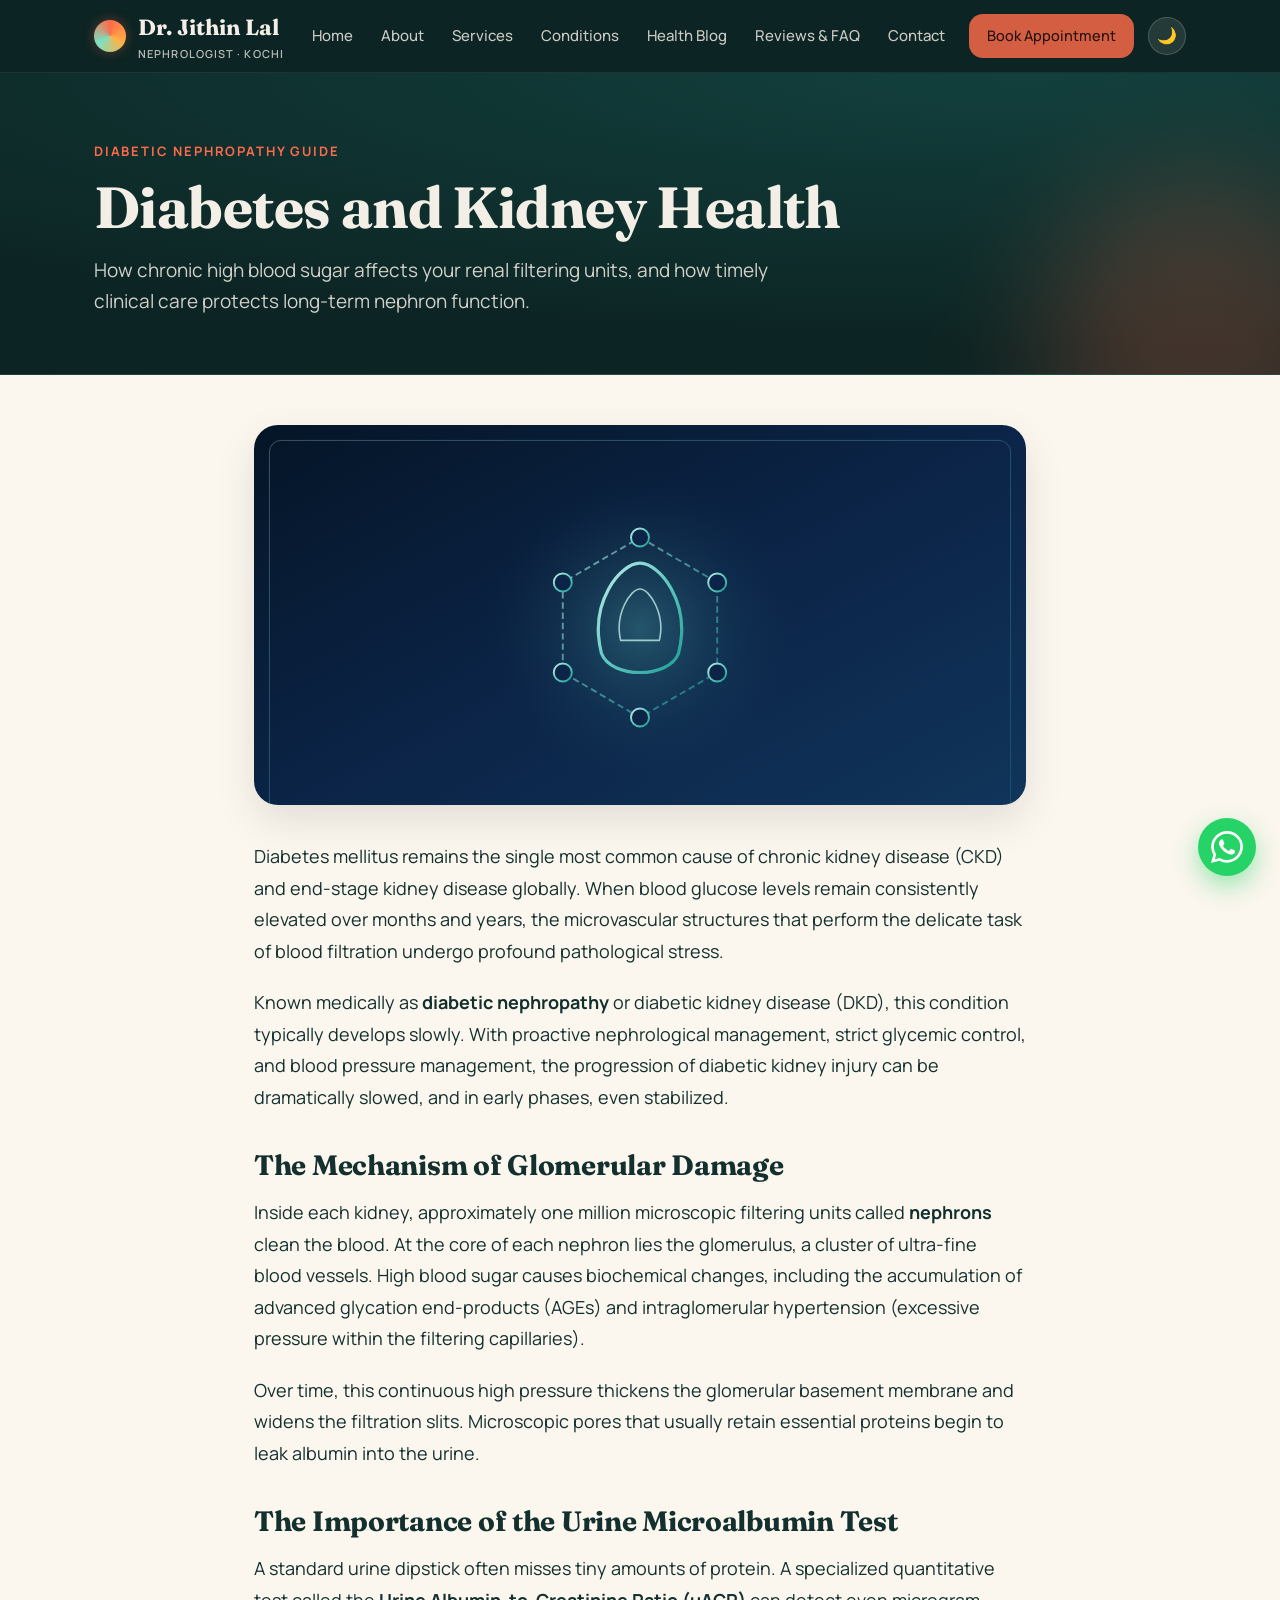
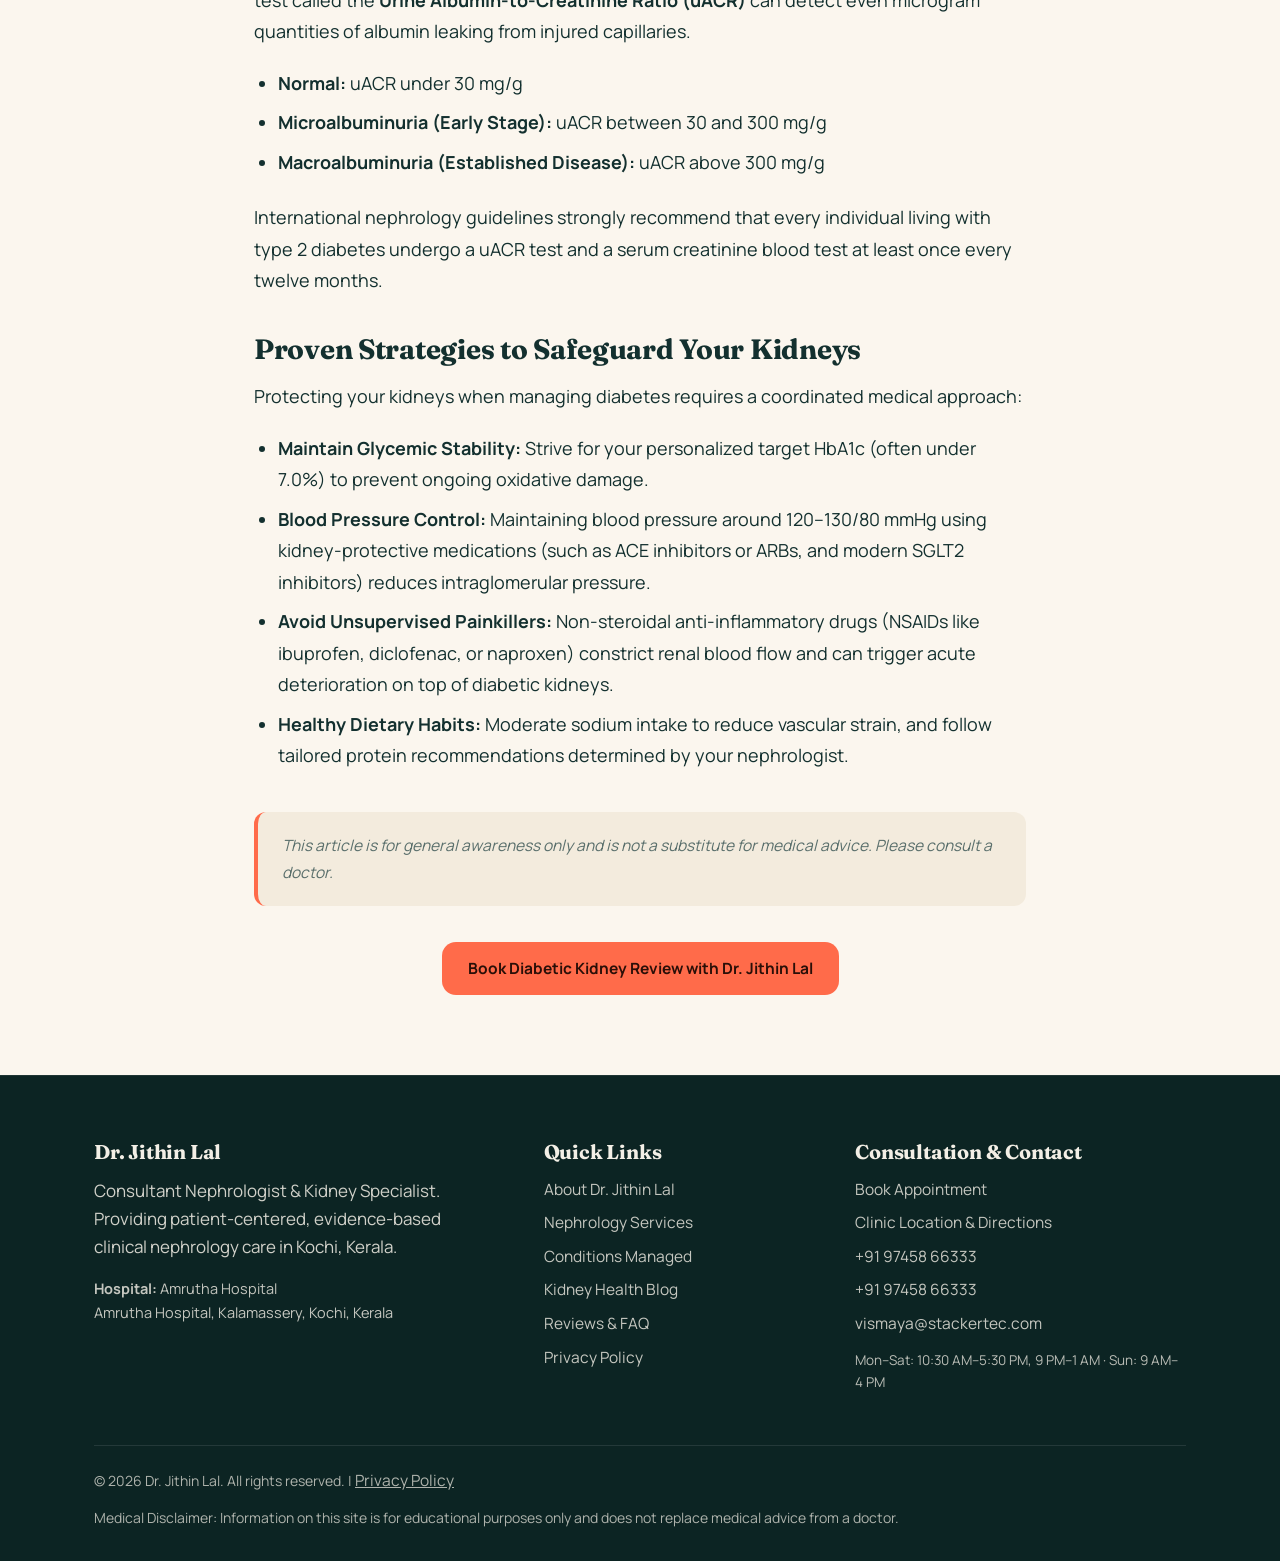
<file: doctor2-webiste/blog-diabetes-and-kidney-health.html>
<!DOCTYPE html>
<html lang="en">

<head>
  <meta charset="utf-8">
  <meta name="viewport" content="width=device-width, initial-scale=1, viewport-fit=cover">
  <title>Diabetes and Kidney Health: Preventing Diabetic Nephropathy – Dr. Jithin Lal</title>
  <meta name="description"
    content="Understand diabetic nephropathy, how high blood sugar damages kidney filters, the importance of microalbuminuria screening, and early preventive measures.">
  <link rel="icon" type="image/svg+xml" href="images/favicon.svg">
  <link rel="preconnect" href="https://fonts.googleapis.com">
  <link rel="preconnect" href="https://fonts.gstatic.com" crossorigin>
  <link
    href="https://fonts.googleapis.com/css2?family=Fraunces:opsz,wght@9..144,500;9..144,700&family=Manrope:wght@400;500;600;700&display=swap"
    rel="stylesheet">
  <link rel="stylesheet" href="css/style.css">
</head>

<body>
  <div id="bar" aria-hidden="true"></div>
  <div id="glow" aria-hidden="true"></div>
  <div id="cur" aria-hidden="true"></div>

  <header>
    <div class="w">
      <nav aria-label="Main Navigation">
        <a class="logo" href="index.html">
          <span class="logo-icon" aria-hidden="true"></span>
          <span>
            Dr. Jithin Lal
            <span class="logo-sub">Nephrologist · Kochi</span>
          </span>
        </a>

        <div class="nav-right">
          <div class="links" id="lk">
            <a href="index.html">Home</a>
            <a href="about.html">About</a>
            <a href="services.html">Services</a>
            <a href="conditions.html">Conditions</a>
            <a href="blog.html" class="on">Health Blog</a>
            <a href="reviews-faq.html">Reviews &amp; FAQ</a>
            <a href="contact.html">Contact</a>
            <a class="btn" href="appointment.html">Book Appointment</a>
          </div>

          <button id="theme-toggle" class="theme-btn" aria-label="Toggle theme">🌙</button>
          <button class="menu-btn" id="mb" aria-label="Open menu" aria-expanded="false">☰</button>
        </div>
      </nav>
    </div>
  </header>

  <main>
    <div class="pg">
      <div class="w">
        <span class="eb">Diabetic Nephropathy Guide</span>
        <h1>Diabetes and Kidney Health</h1>
        <p>How chronic high blood sugar affects your renal filtering units, and how timely clinical care protects
          long-term nephron function.</p>
      </div>
    </div>

    <article class="article-wrap">
      <div class="article-hero-img rv">
        <img src="images/blog-diabetes-kidney.svg"
          alt="Illustration representing diabetes and kidney health management">
      </div>

      <div class="article-body rv">
        <p>
          Diabetes mellitus remains the single most common cause of chronic kidney disease (CKD) and end-stage kidney
          disease globally. When blood glucose levels remain consistently elevated over months and years, the
          microvascular structures that perform the delicate task of blood filtration undergo profound pathological
          stress.
        </p>

        <p>
          Known medically as <strong>diabetic nephropathy</strong> or diabetic kidney disease (DKD), this condition
          typically develops slowly. With proactive nephrological management, strict glycemic control, and blood
          pressure management, the progression of diabetic kidney injury can be dramatically slowed, and in early
          phases, even stabilized.
        </p>

        <h2>The Mechanism of Glomerular Damage</h2>
        <p>
          Inside each kidney, approximately one million microscopic filtering units called <strong>nephrons</strong>
          clean the blood. At the core of each nephron lies the glomerulus, a cluster of ultra-fine blood vessels. High
          blood sugar causes biochemical changes, including the accumulation of advanced glycation end-products (AGEs)
          and intraglomerular hypertension (excessive pressure within the filtering capillaries).
        </p>
        <p>
          Over time, this continuous high pressure thickens the glomerular basement membrane and widens the filtration
          slits. Microscopic pores that usually retain essential proteins begin to leak albumin into the urine.
        </p>

        <h2>The Importance of the Urine Microalbumin Test</h2>
        <p>
          A standard urine dipstick often misses tiny amounts of protein. A specialized quantitative test called the
          <strong>Urine Albumin-to-Creatinine Ratio (uACR)</strong> can detect even microgram quantities of albumin
          leaking from injured capillaries.
        </p>
        <ul>
          <li><strong>Normal:</strong> uACR under 30 mg/g</li>
          <li><strong>Microalbuminuria (Early Stage):</strong> uACR between 30 and 300 mg/g</li>
          <li><strong>Macroalbuminuria (Established Disease):</strong> uACR above 300 mg/g</li>
        </ul>
        <p>
          International nephrology guidelines strongly recommend that every individual living with type 2 diabetes
          undergo a uACR test and a serum creatinine blood test at least once every twelve months.
        </p>

        <h2>Proven Strategies to Safeguard Your Kidneys</h2>
        <p>
          Protecting your kidneys when managing diabetes requires a coordinated medical approach:
        </p>
        <ul>
          <li><strong>Maintain Glycemic Stability:</strong> Strive for your personalized target HbA1c (often under 7.0%)
            to prevent ongoing oxidative damage.</li>
          <li><strong>Blood Pressure Control:</strong> Maintaining blood pressure around 120–130/80 mmHg using
            kidney-protective medications (such as ACE inhibitors or ARBs, and modern SGLT2 inhibitors) reduces
            intraglomerular pressure.</li>
          <li><strong>Avoid Unsupervised Painkillers:</strong> Non-steroidal anti-inflammatory drugs (NSAIDs like
            ibuprofen, diclofenac, or naproxen) constrict renal blood flow and can trigger acute deterioration on top of
            diabetic kidneys.</li>
          <li><strong>Healthy Dietary Habits:</strong> Moderate sodium intake to reduce vascular strain, and follow
            tailored protein recommendations determined by your nephrologist.</li>
        </ul>

        <div class="med-disclaimer">
          This article is for general awareness only and is not a substitute for medical advice. Please consult a
          doctor.
        </div>

        <div style="margin-top: 36px; text-align: center;">
          <a href="appointment.html" class="btn">Book Diabetic Kidney Review with Dr. Jithin Lal</a>
        </div>
      </div>
    </article>
  </main>

  <a href="https://wa.me/919745866333" class="wa-float" data-config-whatsapp target="_blank" rel="noopener noreferrer"
    aria-label="Chat with clinic desk on WhatsApp">
    <svg viewBox="0 0 24 24">
      <path
        d="M17.472 14.382c-.297-.149-1.758-.867-2.03-.967-.273-.099-.471-.148-.67.15-.197.297-.767.966-.94 1.164-.173.199-.347.223-.644.075-.297-.15-1.255-.463-2.39-1.475-.883-.788-1.48-1.761-1.653-2.059-.173-.297-.018-.458.13-.606.134-.133.298-.347.446-.52.149-.174.198-.298.298-.497.099-.198.05-.371-.025-.52-.075-.149-.669-1.612-.916-2.207-.242-.579-.487-.5-.669-.51-.173-.008-.371-.01-.57-.01-.198 0-.52.074-.792.372-.272.297-1.04 1.016-1.04 2.479 0 1.462 1.065 2.875 1.213 3.074.149.198 2.096 3.2 5.077 4.487.709.306 1.262.489 1.694.625.712.227 1.36.195 1.871.118.571-.085 1.758-.719 2.006-1.413.248-.694.248-1.289.173-1.413-.074-.124-.272-.198-.57-.347m-5.421 7.403h-.004a9.87 9.87 0 01-5.031-1.378l-.361-.214-3.741.982.998-3.648-.235-.374a9.86 9.86 0 01-1.51-5.26c.001-5.45 4.436-9.884 9.888-9.884 2.64 0 5.122 1.03 6.988 2.898a9.825 9.825 0 012.893 6.994c-.003 5.45-4.437 9.884-9.885 9.884m8.413-18.297A11.815 11.815 0 0012.05 0C5.495 0 .16 5.335.157 11.892c0 2.096.547 4.142 1.588 5.945L0 24l6.335-1.662c1.746.953 3.71 1.455 5.71 1.457h.005c6.554 0 11.89-5.335 11.893-11.893a11.82 11.82 0 00-3.48-8.413z" />
    </svg>
  </a>

  <footer>
    <div class="w">
      <div class="fg">
        <div>
          <h3>Dr. Jithin Lal</h3>
          <p style="opacity: 0.85; max-width: 40ch; margin: 0 0 16px;">
            Consultant Nephrologist &amp; Kidney Specialist. Providing patient-centered, evidence-based clinical
            nephrology care in Kochi, Kerala.
          </p>
          <p style="font-size: 14.5px; opacity: 0.8; margin: 0;">
            <strong>Hospital:</strong> <span data-config="hospital">Amrutha Hospital</span><br>
            <span data-config="address">Amrutha Hospital, Kalamassery, Kochi, Kerala</span>
          </p>
        </div>

        <div>
          <h3>Quick Links</h3>
          <a href="about.html">About Dr. Jithin Lal</a>
          <a href="services.html">Nephrology Services</a>
          <a href="conditions.html">Conditions Managed</a>
          <a href="blog.html">Kidney Health Blog</a>
          <a href="reviews-faq.html">Reviews &amp; FAQ</a>
          <a href="privacy-policy.html">Privacy Policy</a>
        </div>

        <div>
          <h3>Consultation &amp; Contact</h3>
          <a href="appointment.html">Book Appointment</a>
          <a href="contact.html">Clinic Location &amp; Directions</a>
          <a href="tel:+919745866333" data-config-phone data-config-phone-text>+91 97458 66333</a>
          <a href="https://wa.me/919745866333" data-config-whatsapp data-config-whatsapp-text target="_blank"
            rel="noopener noreferrer">+91 97458 66333</a>
          <a href="mailto:vismaya@stackertec.com" data-config-email data-config-email-text>vismaya@stackertec.com</a>
          <p style="font-size: 13.5px; opacity: 0.75; margin-top: 12px;" data-config="timingsShort">
            Mon–Sat: 10:30 AM–5:30 PM, 9 PM–1 AM · Sun: 9 AM–4 PM
          </p>
        </div>
      </div>

      <div class="fine">
        <div>
          &copy; 2026 Dr. Jithin Lal. All rights reserved. | <a href="privacy-policy.html">Privacy Policy</a>
        </div>
        <div>
          Medical Disclaimer: Information on this site is for educational purposes only and does not replace medical
          advice from a doctor.
        </div>
      </div>
    </div>
  </footer>

  <script src="js/config.js"></script>
  <script src="js/main.js"></script>
</body>

</html>
</file>
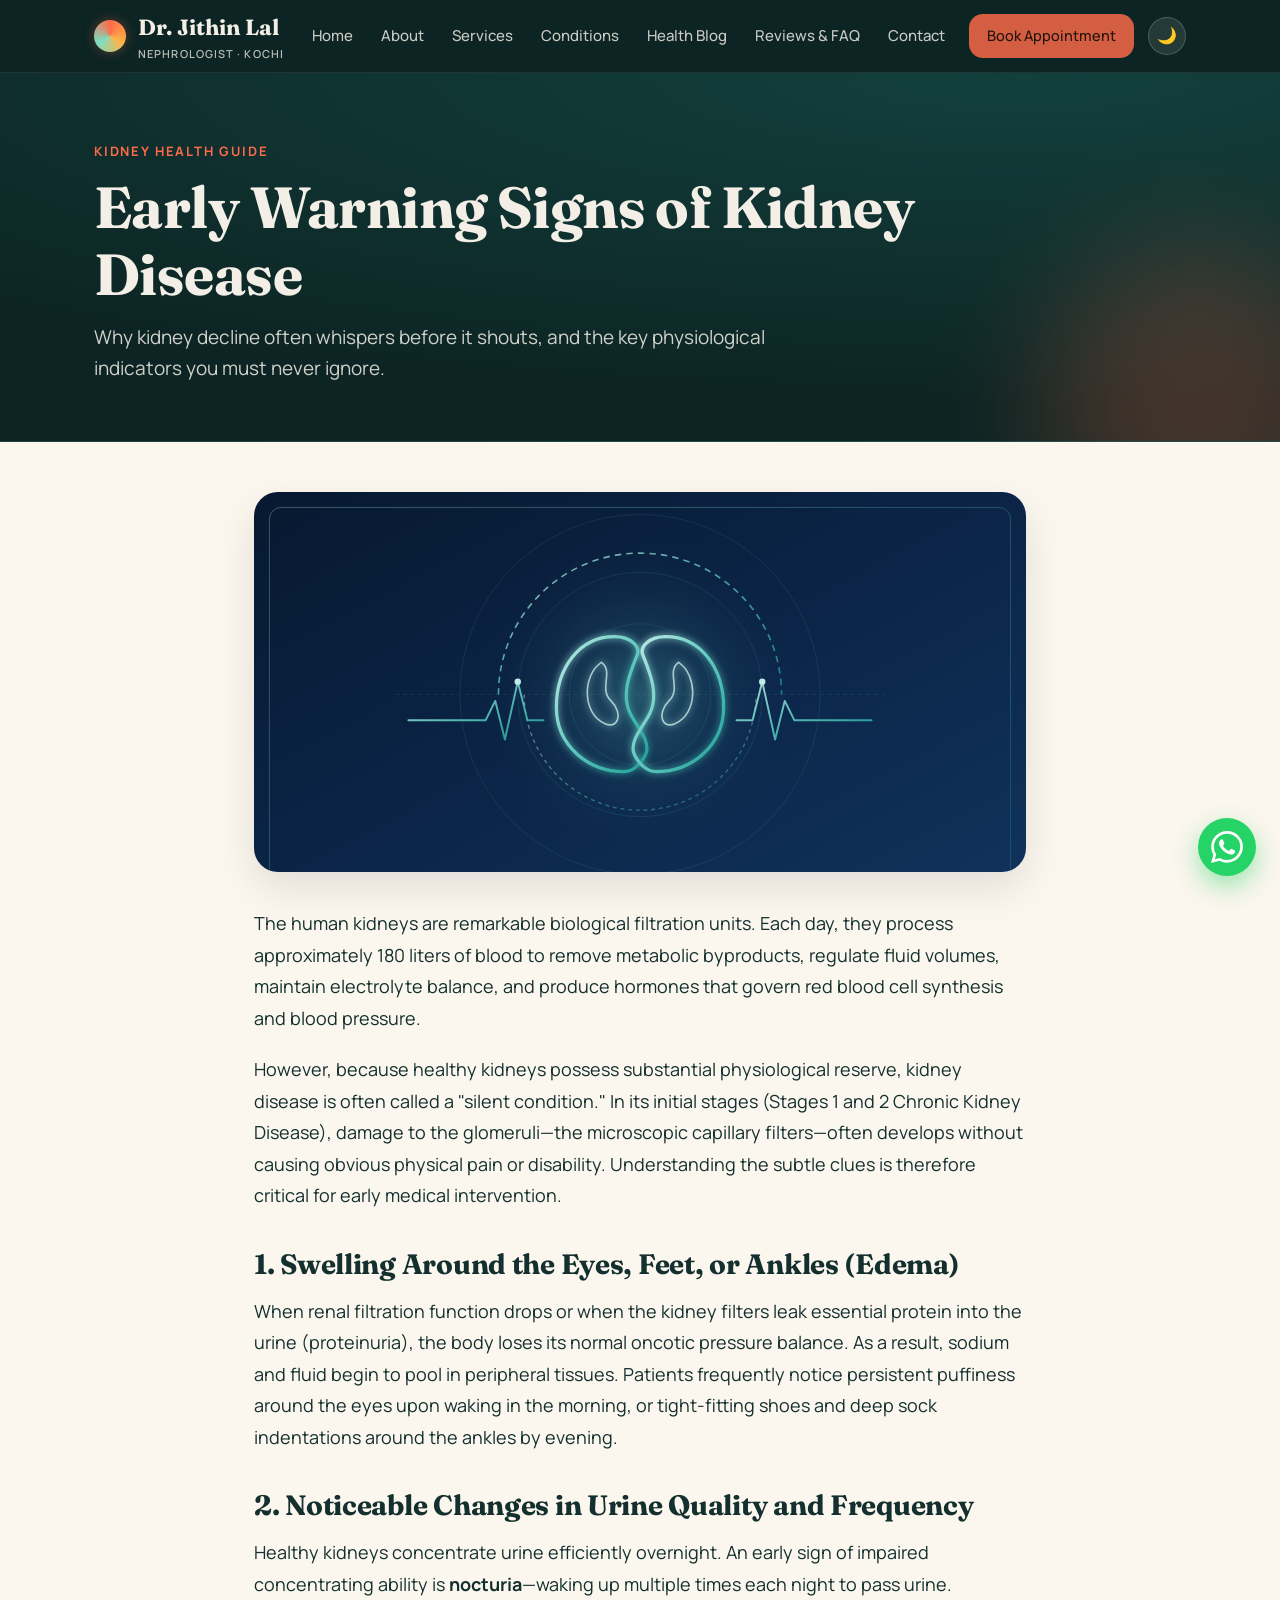
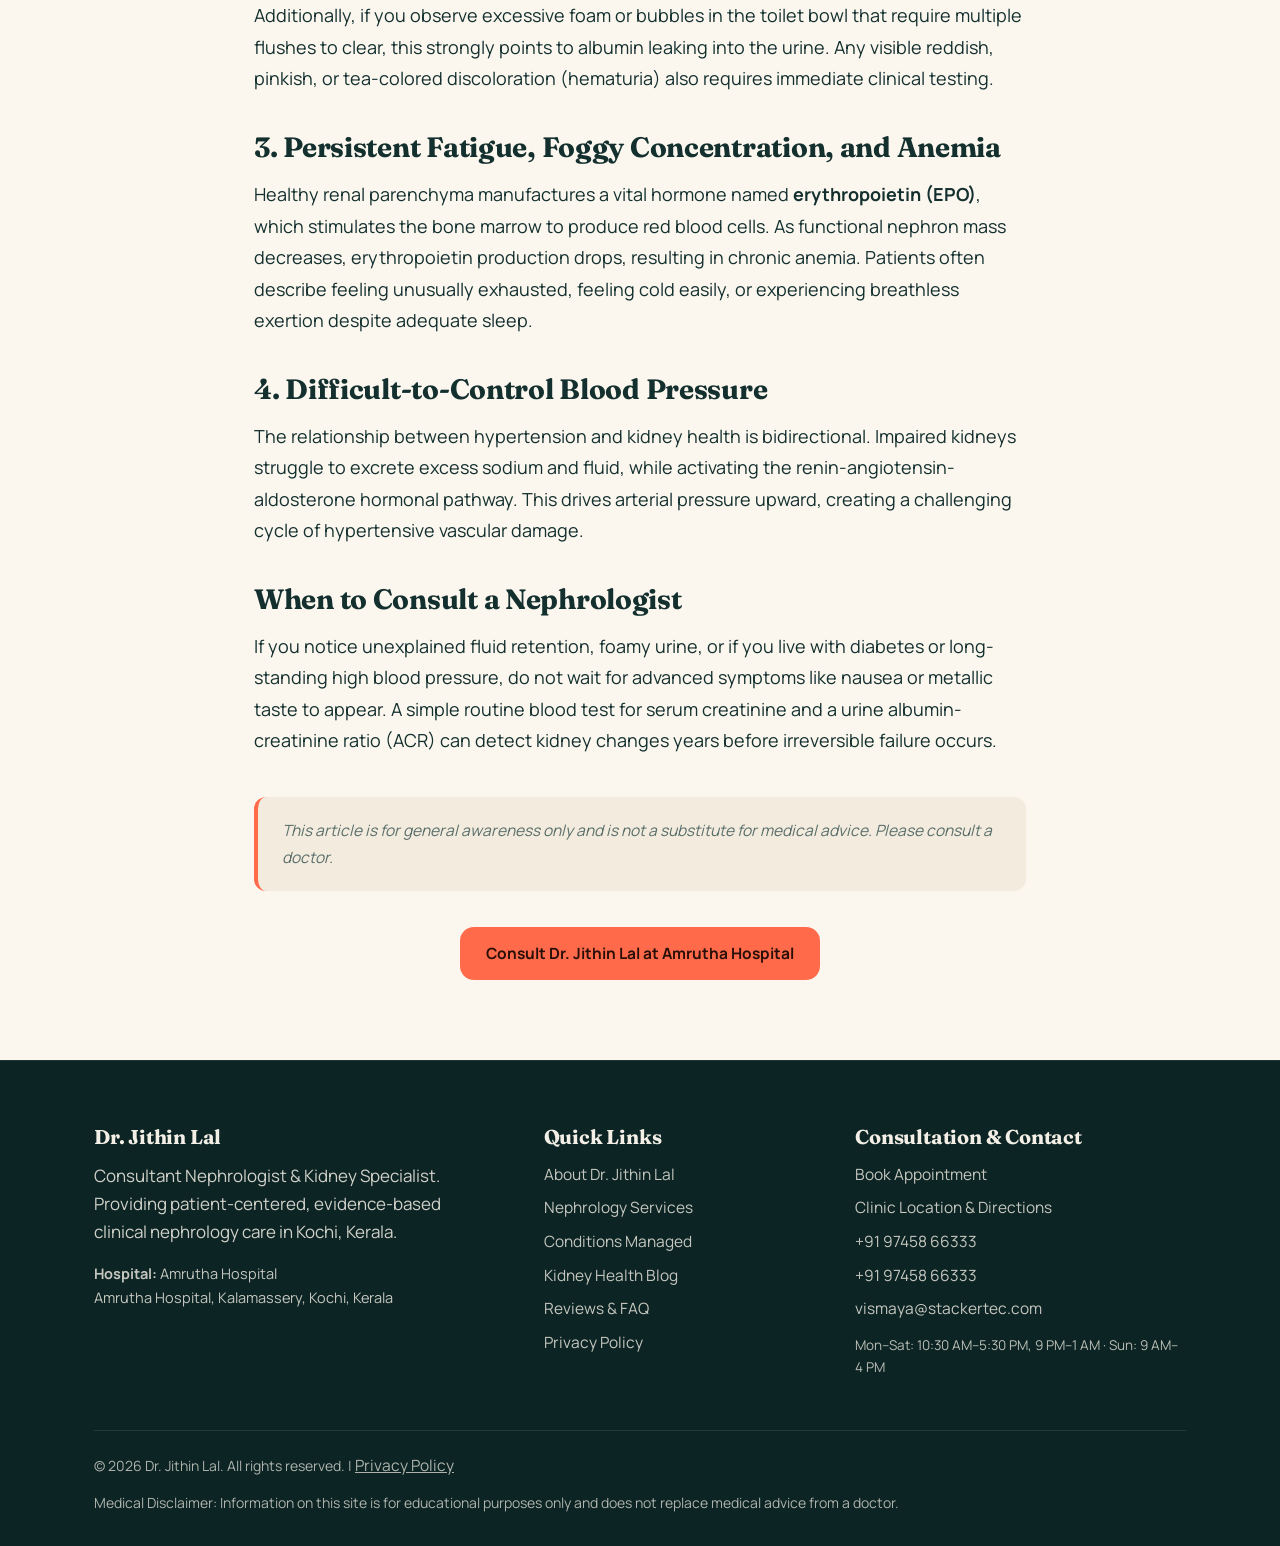
<file: doctor2-webiste/blog-early-signs-of-kidney-disease.html>
<!DOCTYPE html>
<html lang="en">
<head>
  <meta charset="utf-8">
  <meta name="viewport" content="width=device-width, initial-scale=1, viewport-fit=cover">
  <title>Early Warning Signs of Kidney Disease – Dr. Jithin Lal | Nephrologist</title>
  <meta name="description" content="Learn the subtle early warning signs of kidney disease, from morning facial swelling and foamy urine to fatigue, explained by Nephrologist Dr. Jithin Lal.">
  <link rel="icon" type="image/svg+xml" href="images/favicon.svg">
  <link rel="preconnect" href="https://fonts.googleapis.com">
  <link rel="preconnect" href="https://fonts.gstatic.com" crossorigin>
  <link href="https://fonts.googleapis.com/css2?family=Fraunces:opsz,wght@9..144,500;9..144,700&family=Manrope:wght@400;500;600;700&display=swap" rel="stylesheet">
  <link rel="stylesheet" href="css/style.css">
</head>
<body>
  <div id="bar" aria-hidden="true"></div>
  <div id="glow" aria-hidden="true"></div>
  <div id="cur" aria-hidden="true"></div>

  <header>
    <div class="w">
      <nav aria-label="Main Navigation">
        <a class="logo" href="index.html">
          <span class="logo-icon" aria-hidden="true"></span>
          <span>
            Dr. Jithin Lal
            <span class="logo-sub">Nephrologist · Kochi</span>
          </span>
        </a>

        <div class="nav-right">
          <div class="links" id="lk">
            <a href="index.html">Home</a>
            <a href="about.html">About</a>
            <a href="services.html">Services</a>
            <a href="conditions.html">Conditions</a>
            <a href="blog.html" class="on">Health Blog</a>
            <a href="reviews-faq.html">Reviews &amp; FAQ</a>
            <a href="contact.html">Contact</a>
            <a class="btn" href="appointment.html">Book Appointment</a>
          </div>

          <button id="theme-toggle" class="theme-btn" aria-label="Toggle theme">🌙</button>
          <button class="menu-btn" id="mb" aria-label="Open menu" aria-expanded="false">☰</button>
        </div>
      </nav>
    </div>
  </header>

  <main>
    <div class="pg">
      <div class="w">
        <span class="eb">Kidney Health Guide</span>
        <h1>Early Warning Signs of Kidney Disease</h1>
        <p>Why kidney decline often whispers before it shouts, and the key physiological indicators you must never ignore.</p>
      </div>
    </div>

    <article class="article-wrap">
      <div class="article-hero-img rv">
        <img src="images/blog-early-signs.svg" alt="Illustration showing the early warning signs of kidney disease">
      </div>

      <div class="article-body rv">
        <p>
          The human kidneys are remarkable biological filtration units. Each day, they process approximately 180 liters of blood to remove metabolic byproducts, regulate fluid volumes, maintain electrolyte balance, and produce hormones that govern red blood cell synthesis and blood pressure.
        </p>

        <p>
          However, because healthy kidneys possess substantial physiological reserve, kidney disease is often called a "silent condition." In its initial stages (Stages 1 and 2 Chronic Kidney Disease), damage to the glomeruli—the microscopic capillary filters—often develops without causing obvious physical pain or disability. Understanding the subtle clues is therefore critical for early medical intervention.
        </p>

        <h2>1. Swelling Around the Eyes, Feet, or Ankles (Edema)</h2>
        <p>
          When renal filtration function drops or when the kidney filters leak essential protein into the urine (proteinuria), the body loses its normal oncotic pressure balance. As a result, sodium and fluid begin to pool in peripheral tissues. Patients frequently notice persistent puffiness around the eyes upon waking in the morning, or tight-fitting shoes and deep sock indentations around the ankles by evening.
        </p>

        <h2>2. Noticeable Changes in Urine Quality and Frequency</h2>
        <p>
          Healthy kidneys concentrate urine efficiently overnight. An early sign of impaired concentrating ability is <strong>nocturia</strong>—waking up multiple times each night to pass urine. Additionally, if you observe excessive foam or bubbles in the toilet bowl that require multiple flushes to clear, this strongly points to albumin leaking into the urine. Any visible reddish, pinkish, or tea-colored discoloration (hematuria) also requires immediate clinical testing.
        </p>

        <h2>3. Persistent Fatigue, Foggy Concentration, and Anemia</h2>
        <p>
          Healthy renal parenchyma manufactures a vital hormone named <strong>erythropoietin (EPO)</strong>, which stimulates the bone marrow to produce red blood cells. As functional nephron mass decreases, erythropoietin production drops, resulting in chronic anemia. Patients often describe feeling unusually exhausted, feeling cold easily, or experiencing breathless exertion despite adequate sleep.
        </p>

        <h2>4. Difficult-to-Control Blood Pressure</h2>
        <p>
          The relationship between hypertension and kidney health is bidirectional. Impaired kidneys struggle to excrete excess sodium and fluid, while activating the renin-angiotensin-aldosterone hormonal pathway. This drives arterial pressure upward, creating a challenging cycle of hypertensive vascular damage.
        </p>

        <h2>When to Consult a Nephrologist</h2>
        <p>
          If you notice unexplained fluid retention, foamy urine, or if you live with diabetes or long-standing high blood pressure, do not wait for advanced symptoms like nausea or metallic taste to appear. A simple routine blood test for serum creatinine and a urine albumin-creatinine ratio (ACR) can detect kidney changes years before irreversible failure occurs.
        </p>

        <div class="med-disclaimer">
          This article is for general awareness only and is not a substitute for medical advice. Please consult a doctor.
        </div>

        <div style="margin-top: 36px; text-align: center;">
          <a href="appointment.html" class="btn">Consult Dr. Jithin Lal at Amrutha Hospital</a>
        </div>
      </div>
    </article>
  </main>

  <a href="https://wa.me/919745866333" class="wa-float" data-config-whatsapp target="_blank" rel="noopener noreferrer" aria-label="Chat with clinic desk on WhatsApp">
    <svg viewBox="0 0 24 24"><path d="M17.472 14.382c-.297-.149-1.758-.867-2.03-.967-.273-.099-.471-.148-.67.15-.197.297-.767.966-.94 1.164-.173.199-.347.223-.644.075-.297-.15-1.255-.463-2.39-1.475-.883-.788-1.48-1.761-1.653-2.059-.173-.297-.018-.458.13-.606.134-.133.298-.347.446-.52.149-.174.198-.298.298-.497.099-.198.05-.371-.025-.52-.075-.149-.669-1.612-.916-2.207-.242-.579-.487-.5-.669-.51-.173-.008-.371-.01-.57-.01-.198 0-.52.074-.792.372-.272.297-1.04 1.016-1.04 2.479 0 1.462 1.065 2.875 1.213 3.074.149.198 2.096 3.2 5.077 4.487.709.306 1.262.489 1.694.625.712.227 1.36.195 1.871.118.571-.085 1.758-.719 2.006-1.413.248-.694.248-1.289.173-1.413-.074-.124-.272-.198-.57-.347m-5.421 7.403h-.004a9.87 9.87 0 01-5.031-1.378l-.361-.214-3.741.982.998-3.648-.235-.374a9.86 9.86 0 01-1.51-5.26c.001-5.45 4.436-9.884 9.888-9.884 2.64 0 5.122 1.03 6.988 2.898a9.825 9.825 0 012.893 6.994c-.003 5.45-4.437 9.884-9.885 9.884m8.413-18.297A11.815 11.815 0 0012.05 0C5.495 0 .16 5.335.157 11.892c0 2.096.547 4.142 1.588 5.945L0 24l6.335-1.662c1.746.953 3.71 1.455 5.71 1.457h.005c6.554 0 11.89-5.335 11.893-11.893a11.82 11.82 0 00-3.48-8.413z"/></svg>
  </a>

  <footer>
    <div class="w">
      <div class="fg">
        <div>
          <h3>Dr. Jithin Lal</h3>
          <p style="opacity: 0.85; max-width: 40ch; margin: 0 0 16px;">
            Consultant Nephrologist &amp; Kidney Specialist. Providing patient-centered, evidence-based clinical nephrology care in Kochi, Kerala.
          </p>
          <p style="font-size: 14.5px; opacity: 0.8; margin: 0;">
            <strong>Hospital:</strong> <span data-config="hospital">Amrutha Hospital</span><br>
            <span data-config="address">Amrutha Hospital, Kalamassery, Kochi, Kerala</span>
          </p>
        </div>

        <div>
          <h3>Quick Links</h3>
          <a href="about.html">About Dr. Jithin Lal</a>
          <a href="services.html">Nephrology Services</a>
          <a href="conditions.html">Conditions Managed</a>
          <a href="blog.html">Kidney Health Blog</a>
          <a href="reviews-faq.html">Reviews &amp; FAQ</a>
          <a href="privacy-policy.html">Privacy Policy</a>
        </div>

        <div>
          <h3>Consultation &amp; Contact</h3>
          <a href="appointment.html">Book Appointment</a>
          <a href="contact.html">Clinic Location &amp; Directions</a>
          <a href="tel:+919745866333" data-config-phone data-config-phone-text>+91 97458 66333</a>
          <a href="https://wa.me/919745866333" data-config-whatsapp data-config-whatsapp-text target="_blank" rel="noopener noreferrer">+91 97458 66333</a>
          <a href="mailto:vismaya@stackertec.com" data-config-email data-config-email-text>vismaya@stackertec.com</a>
          <p style="font-size: 13.5px; opacity: 0.75; margin-top: 12px;" data-config="timingsShort">
            Mon–Sat: 10:30 AM–5:30 PM, 9 PM–1 AM · Sun: 9 AM–4 PM
          </p>
        </div>
      </div>

      <div class="fine">
        <div>
          &copy; 2026 Dr. Jithin Lal. All rights reserved. | <a href="privacy-policy.html">Privacy Policy</a>
        </div>
        <div>
          Medical Disclaimer: Information on this site is for educational purposes only and does not replace medical advice from a doctor.
        </div>
      </div>
    </div>
  </footer>

  <script src="js/config.js"></script>
  <script src="js/main.js"></script>
</body>
</html>
</file>
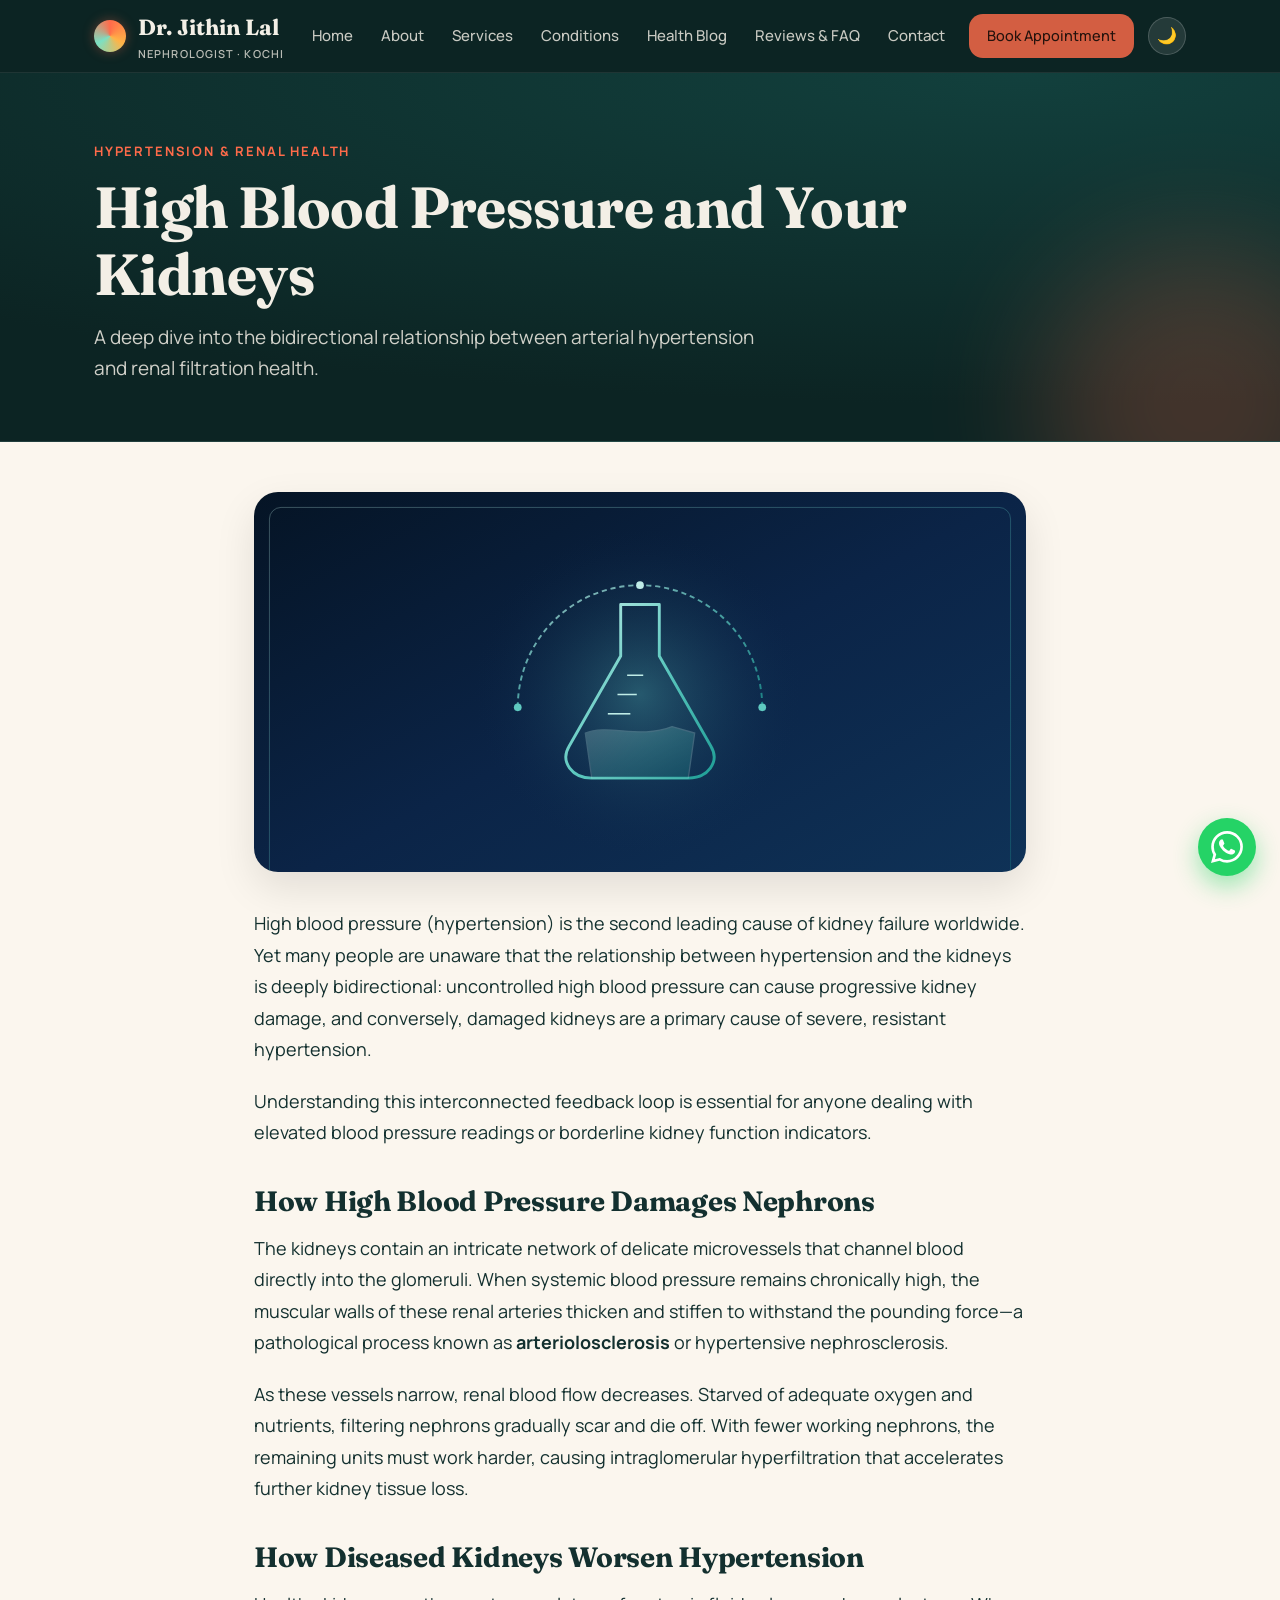
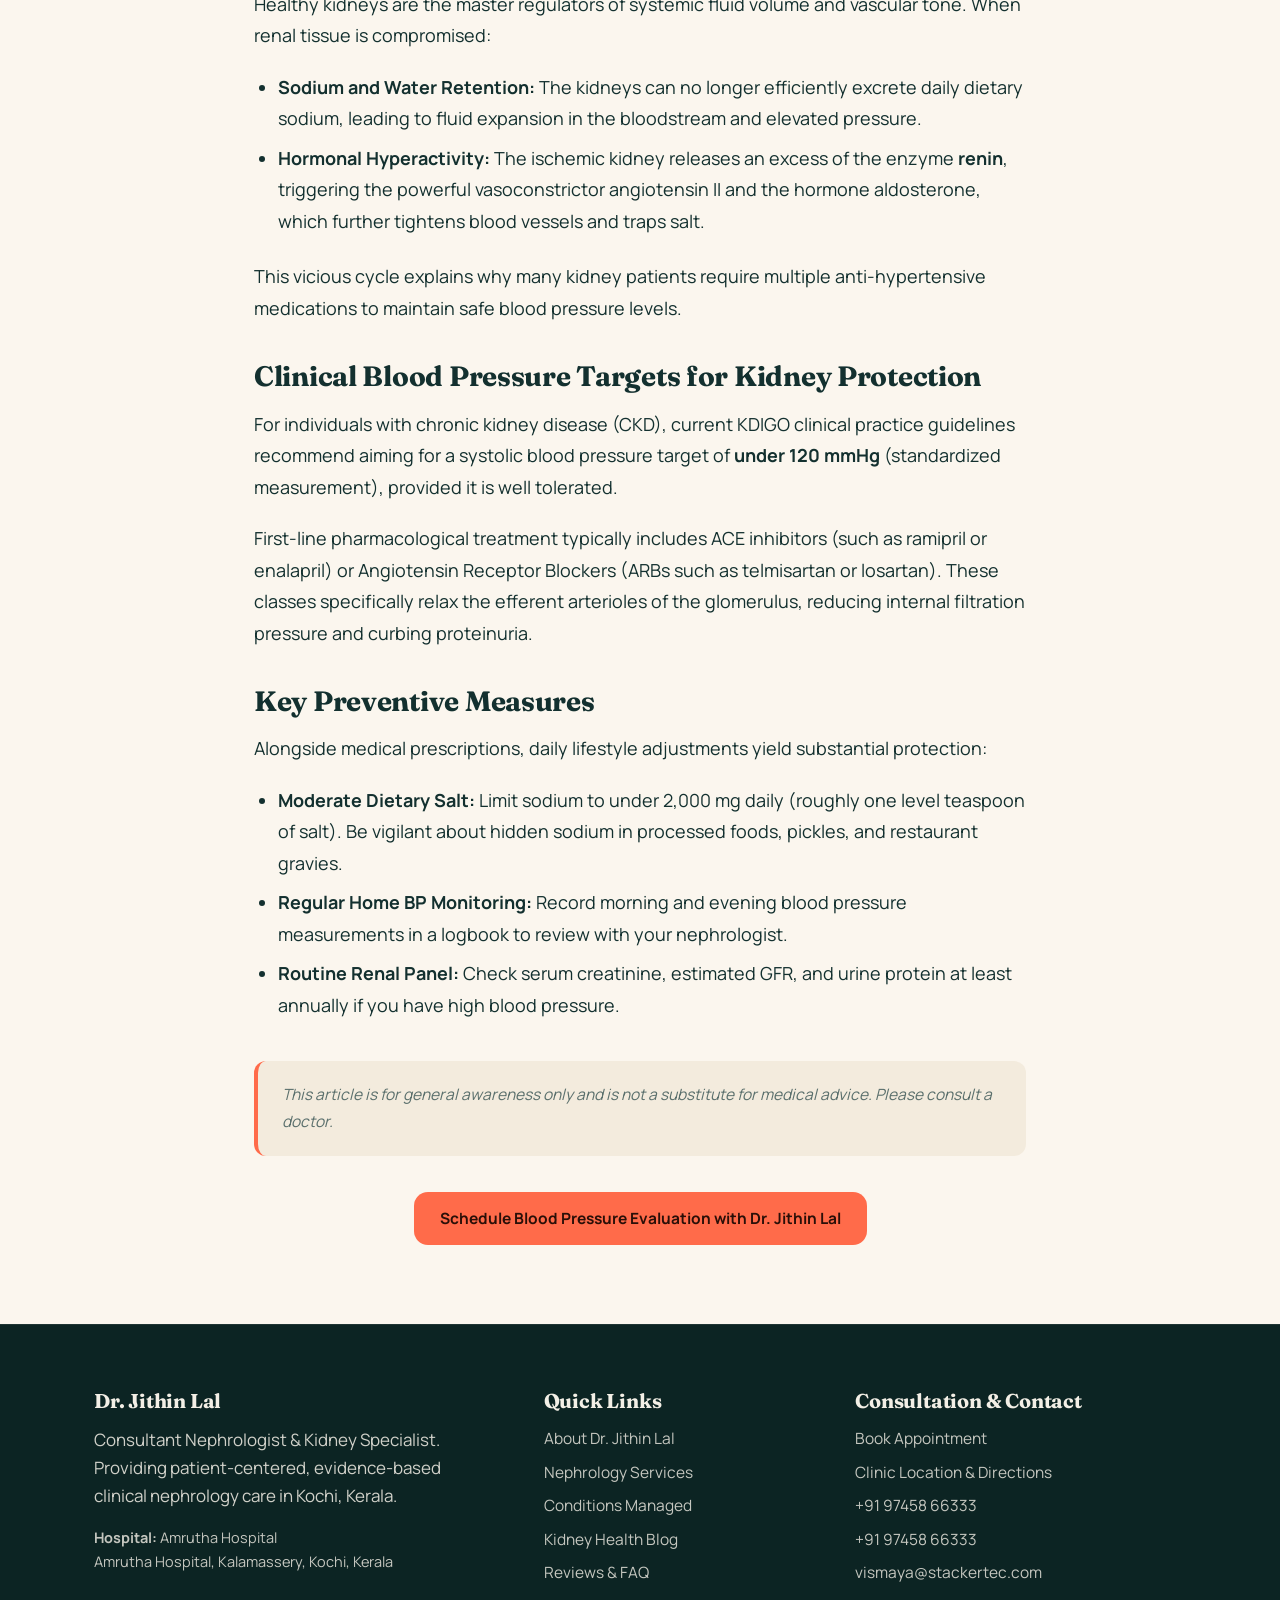
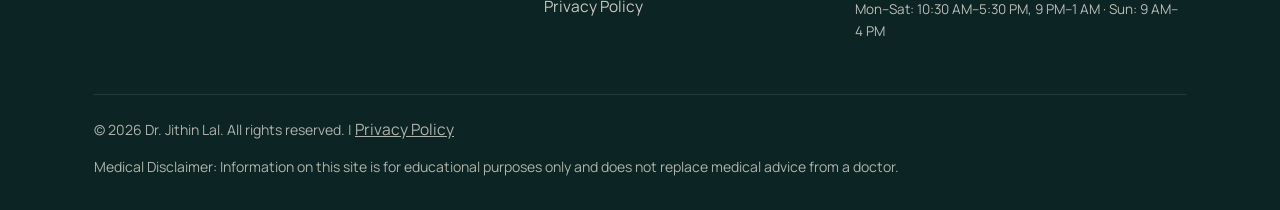
<file: doctor2-webiste/blog-high-blood-pressure-and-kidneys.html>
<!DOCTYPE html>
<html lang="en">
<head>
  <meta charset="utf-8">
  <meta name="viewport" content="width=device-width, initial-scale=1, viewport-fit=cover">
  <title>High Blood Pressure and Your Kidneys – Dr. Jithin Lal | Nephrologist</title>
  <meta name="description" content="Discover how hypertension damages kidney arteries, why uncontrolled high BP accelerates renal decline, and effective management strategies by Dr. Jithin Lal.">
  <link rel="icon" type="image/svg+xml" href="images/favicon.svg">
  <link rel="preconnect" href="https://fonts.googleapis.com">
  <link rel="preconnect" href="https://fonts.gstatic.com" crossorigin>
  <link href="https://fonts.googleapis.com/css2?family=Fraunces:opsz,wght@9..144,500;9..144,700&family=Manrope:wght@400;500;600;700&display=swap" rel="stylesheet">
  <link rel="stylesheet" href="css/style.css">
</head>
<body>
  <div id="bar" aria-hidden="true"></div>
  <div id="glow" aria-hidden="true"></div>
  <div id="cur" aria-hidden="true"></div>

  <header>
    <div class="w">
      <nav aria-label="Main Navigation">
        <a class="logo" href="index.html">
          <span class="logo-icon" aria-hidden="true"></span>
          <span>
            Dr. Jithin Lal
            <span class="logo-sub">Nephrologist · Kochi</span>
          </span>
        </a>

        <div class="nav-right">
          <div class="links" id="lk">
            <a href="index.html">Home</a>
            <a href="about.html">About</a>
            <a href="services.html">Services</a>
            <a href="conditions.html">Conditions</a>
            <a href="blog.html" class="on">Health Blog</a>
            <a href="reviews-faq.html">Reviews &amp; FAQ</a>
            <a href="contact.html">Contact</a>
            <a class="btn" href="appointment.html">Book Appointment</a>
          </div>

          <button id="theme-toggle" class="theme-btn" aria-label="Toggle theme">🌙</button>
          <button class="menu-btn" id="mb" aria-label="Open menu" aria-expanded="false">☰</button>
        </div>
      </nav>
    </div>
  </header>

  <main>
    <div class="pg">
      <div class="w">
        <span class="eb">Hypertension &amp; Renal Health</span>
        <h1>High Blood Pressure and Your Kidneys</h1>
        <p>A deep dive into the bidirectional relationship between arterial hypertension and renal filtration health.</p>
      </div>
    </div>

    <article class="article-wrap">
      <div class="article-hero-img rv">
        <img src="images/blog-creatinine-test.svg" alt="Illustration showing the interaction between blood pressure and kidney filtration">
      </div>

      <div class="article-body rv">
        <p>
          High blood pressure (hypertension) is the second leading cause of kidney failure worldwide. Yet many people are unaware that the relationship between hypertension and the kidneys is deeply bidirectional: uncontrolled high blood pressure can cause progressive kidney damage, and conversely, damaged kidneys are a primary cause of severe, resistant hypertension.
        </p>

        <p>
          Understanding this interconnected feedback loop is essential for anyone dealing with elevated blood pressure readings or borderline kidney function indicators.
        </p>

        <h2>How High Blood Pressure Damages Nephrons</h2>
        <p>
          The kidneys contain an intricate network of delicate microvessels that channel blood directly into the glomeruli. When systemic blood pressure remains chronically high, the muscular walls of these renal arteries thicken and stiffen to withstand the pounding force—a pathological process known as <strong>arteriolosclerosis</strong> or hypertensive nephrosclerosis.
        </p>
        <p>
          As these vessels narrow, renal blood flow decreases. Starved of adequate oxygen and nutrients, filtering nephrons gradually scar and die off. With fewer working nephrons, the remaining units must work harder, causing intraglomerular hyperfiltration that accelerates further kidney tissue loss.
        </p>

        <h2>How Diseased Kidneys Worsen Hypertension</h2>
        <p>
          Healthy kidneys are the master regulators of systemic fluid volume and vascular tone. When renal tissue is compromised:
        </p>
        <ul>
          <li><strong>Sodium and Water Retention:</strong> The kidneys can no longer efficiently excrete daily dietary sodium, leading to fluid expansion in the bloodstream and elevated pressure.</li>
          <li><strong>Hormonal Hyperactivity:</strong> The ischemic kidney releases an excess of the enzyme <strong>renin</strong>, triggering the powerful vasoconstrictor angiotensin II and the hormone aldosterone, which further tightens blood vessels and traps salt.</li>
        </ul>
        <p>
          This vicious cycle explains why many kidney patients require multiple anti-hypertensive medications to maintain safe blood pressure levels.
        </p>

        <h2>Clinical Blood Pressure Targets for Kidney Protection</h2>
        <p>
          For individuals with chronic kidney disease (CKD), current KDIGO clinical practice guidelines recommend aiming for a systolic blood pressure target of <strong>under 120 mmHg</strong> (standardized measurement), provided it is well tolerated.
        </p>
        <p>
          First-line pharmacological treatment typically includes ACE inhibitors (such as ramipril or enalapril) or Angiotensin Receptor Blockers (ARBs such as telmisartan or losartan). These classes specifically relax the efferent arterioles of the glomerulus, reducing internal filtration pressure and curbing proteinuria.
        </p>

        <h2>Key Preventive Measures</h2>
        <p>
          Alongside medical prescriptions, daily lifestyle adjustments yield substantial protection:
        </p>
        <ul>
          <li><strong>Moderate Dietary Salt:</strong> Limit sodium to under 2,000 mg daily (roughly one level teaspoon of salt). Be vigilant about hidden sodium in processed foods, pickles, and restaurant gravies.</li>
          <li><strong>Regular Home BP Monitoring:</strong> Record morning and evening blood pressure measurements in a logbook to review with your nephrologist.</li>
          <li><strong>Routine Renal Panel:</strong> Check serum creatinine, estimated GFR, and urine protein at least annually if you have high blood pressure.</li>
        </ul>

        <div class="med-disclaimer">
          This article is for general awareness only and is not a substitute for medical advice. Please consult a doctor.
        </div>

        <div style="margin-top: 36px; text-align: center;">
          <a href="appointment.html" class="btn">Schedule Blood Pressure Evaluation with Dr. Jithin Lal</a>
        </div>
      </div>
    </article>
  </main>

  <a href="https://wa.me/919745866333" class="wa-float" data-config-whatsapp target="_blank" rel="noopener noreferrer" aria-label="Chat with clinic desk on WhatsApp">
    <svg viewBox="0 0 24 24"><path d="M17.472 14.382c-.297-.149-1.758-.867-2.03-.967-.273-.099-.471-.148-.67.15-.197.297-.767.966-.94 1.164-.173.199-.347.223-.644.075-.297-.15-1.255-.463-2.39-1.475-.883-.788-1.48-1.761-1.653-2.059-.173-.297-.018-.458.13-.606.134-.133.298-.347.446-.52.149-.174.198-.298.298-.497.099-.198.05-.371-.025-.52-.075-.149-.669-1.612-.916-2.207-.242-.579-.487-.5-.669-.51-.173-.008-.371-.01-.57-.01-.198 0-.52.074-.792.372-.272.297-1.04 1.016-1.04 2.479 0 1.462 1.065 2.875 1.213 3.074.149.198 2.096 3.2 5.077 4.487.709.306 1.262.489 1.694.625.712.227 1.36.195 1.871.118.571-.085 1.758-.719 2.006-1.413.248-.694.248-1.289.173-1.413-.074-.124-.272-.198-.57-.347m-5.421 7.403h-.004a9.87 9.87 0 01-5.031-1.378l-.361-.214-3.741.982.998-3.648-.235-.374a9.86 9.86 0 01-1.51-5.26c.001-5.45 4.436-9.884 9.888-9.884 2.64 0 5.122 1.03 6.988 2.898a9.825 9.825 0 012.893 6.994c-.003 5.45-4.437 9.884-9.885 9.884m8.413-18.297A11.815 11.815 0 0012.05 0C5.495 0 .16 5.335.157 11.892c0 2.096.547 4.142 1.588 5.945L0 24l6.335-1.662c1.746.953 3.71 1.455 5.71 1.457h.005c6.554 0 11.89-5.335 11.893-11.893a11.82 11.82 0 00-3.48-8.413z"/></svg>
  </a>

  <footer>
    <div class="w">
      <div class="fg">
        <div>
          <h3>Dr. Jithin Lal</h3>
          <p style="opacity: 0.85; max-width: 40ch; margin: 0 0 16px;">
            Consultant Nephrologist &amp; Kidney Specialist. Providing patient-centered, evidence-based clinical nephrology care in Kochi, Kerala.
          </p>
          <p style="font-size: 14.5px; opacity: 0.8; margin: 0;">
            <strong>Hospital:</strong> <span data-config="hospital">Amrutha Hospital</span><br>
            <span data-config="address">Amrutha Hospital, Kalamassery, Kochi, Kerala</span>
          </p>
        </div>

        <div>
          <h3>Quick Links</h3>
          <a href="about.html">About Dr. Jithin Lal</a>
          <a href="services.html">Nephrology Services</a>
          <a href="conditions.html">Conditions Managed</a>
          <a href="blog.html">Kidney Health Blog</a>
          <a href="reviews-faq.html">Reviews &amp; FAQ</a>
          <a href="privacy-policy.html">Privacy Policy</a>
        </div>

        <div>
          <h3>Consultation &amp; Contact</h3>
          <a href="appointment.html">Book Appointment</a>
          <a href="contact.html">Clinic Location &amp; Directions</a>
          <a href="tel:+919745866333" data-config-phone data-config-phone-text>+91 97458 66333</a>
          <a href="https://wa.me/919745866333" data-config-whatsapp data-config-whatsapp-text target="_blank" rel="noopener noreferrer">+91 97458 66333</a>
          <a href="mailto:vismaya@stackertec.com" data-config-email data-config-email-text>vismaya@stackertec.com</a>
          <p style="font-size: 13.5px; opacity: 0.75; margin-top: 12px;" data-config="timingsShort">
            Mon–Sat: 10:30 AM–5:30 PM, 9 PM–1 AM · Sun: 9 AM–4 PM
          </p>
        </div>
      </div>

      <div class="fine">
        <div>
          &copy; 2026 Dr. Jithin Lal. All rights reserved. | <a href="privacy-policy.html">Privacy Policy</a>
        </div>
        <div>
          Medical Disclaimer: Information on this site is for educational purposes only and does not replace medical advice from a doctor.
        </div>
      </div>
    </div>
  </footer>

  <script src="js/config.js"></script>
  <script src="js/main.js"></script>
</body>
</html>
</file>
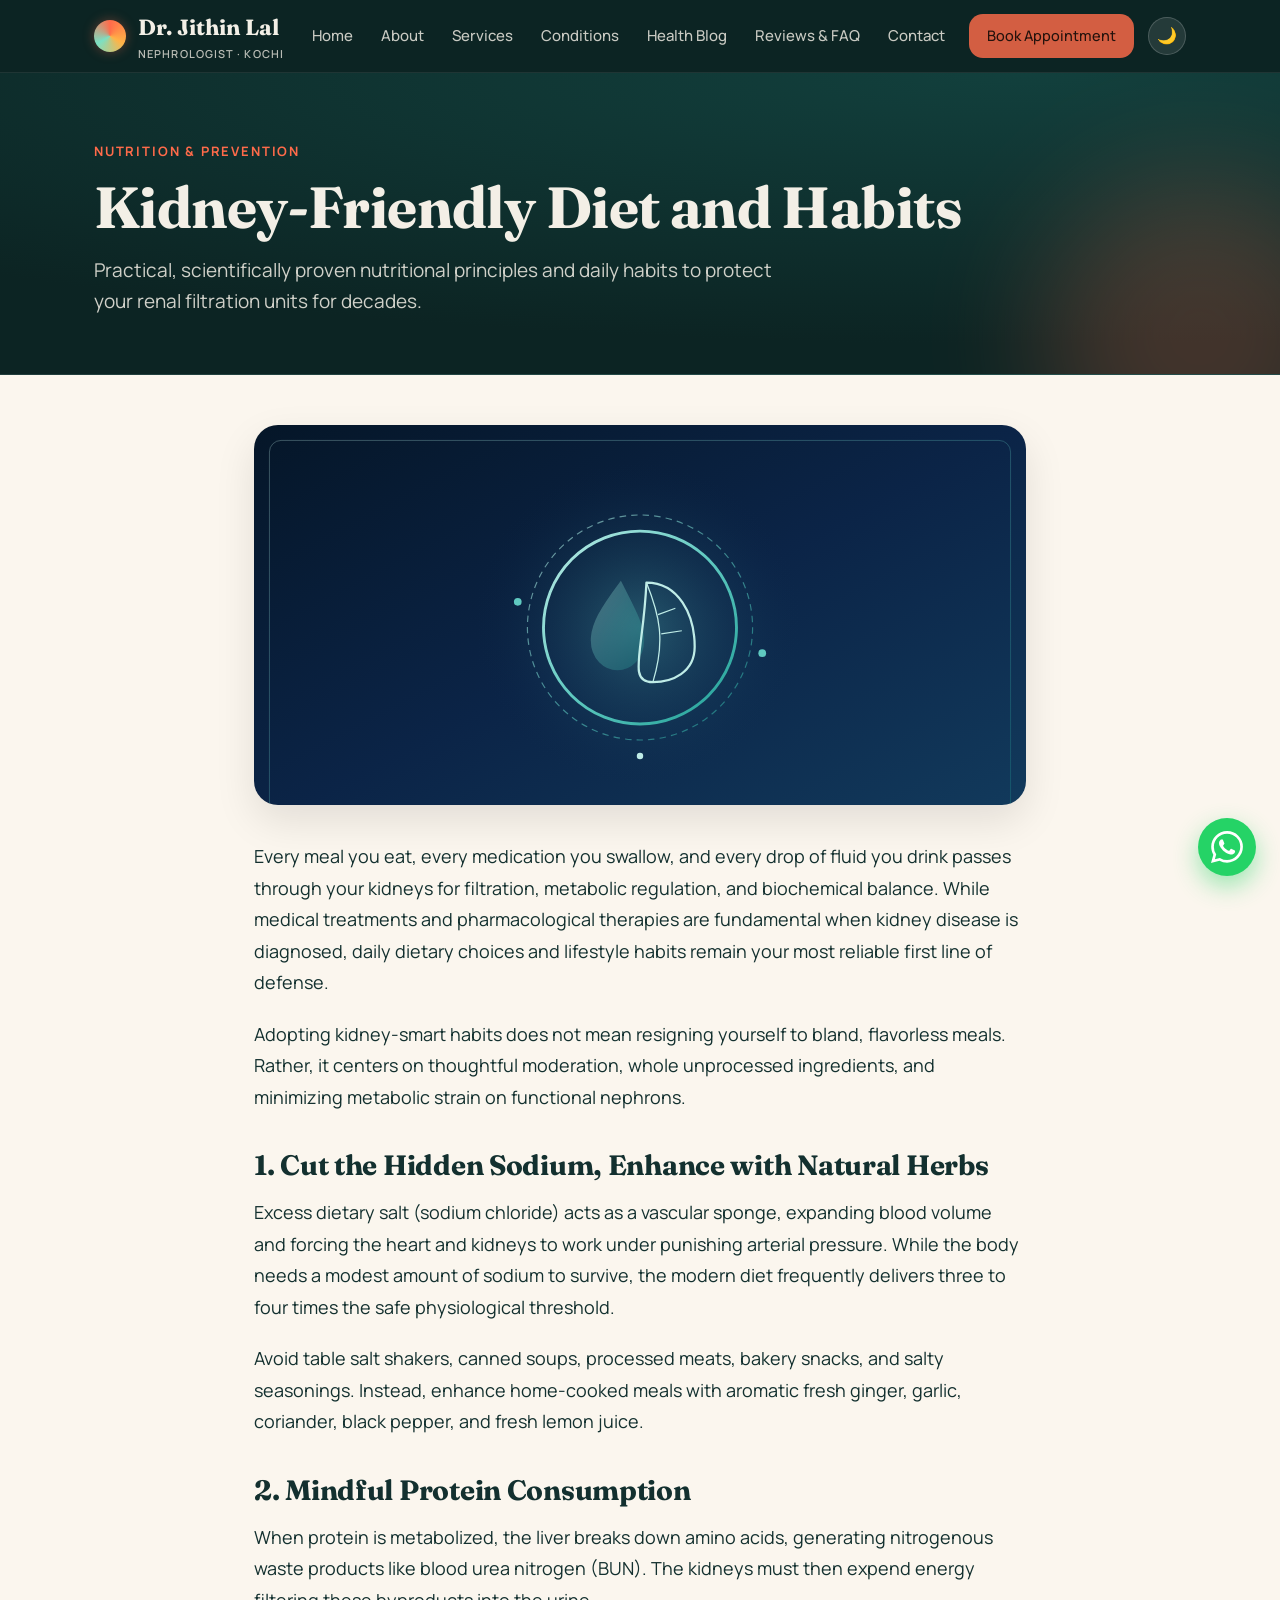
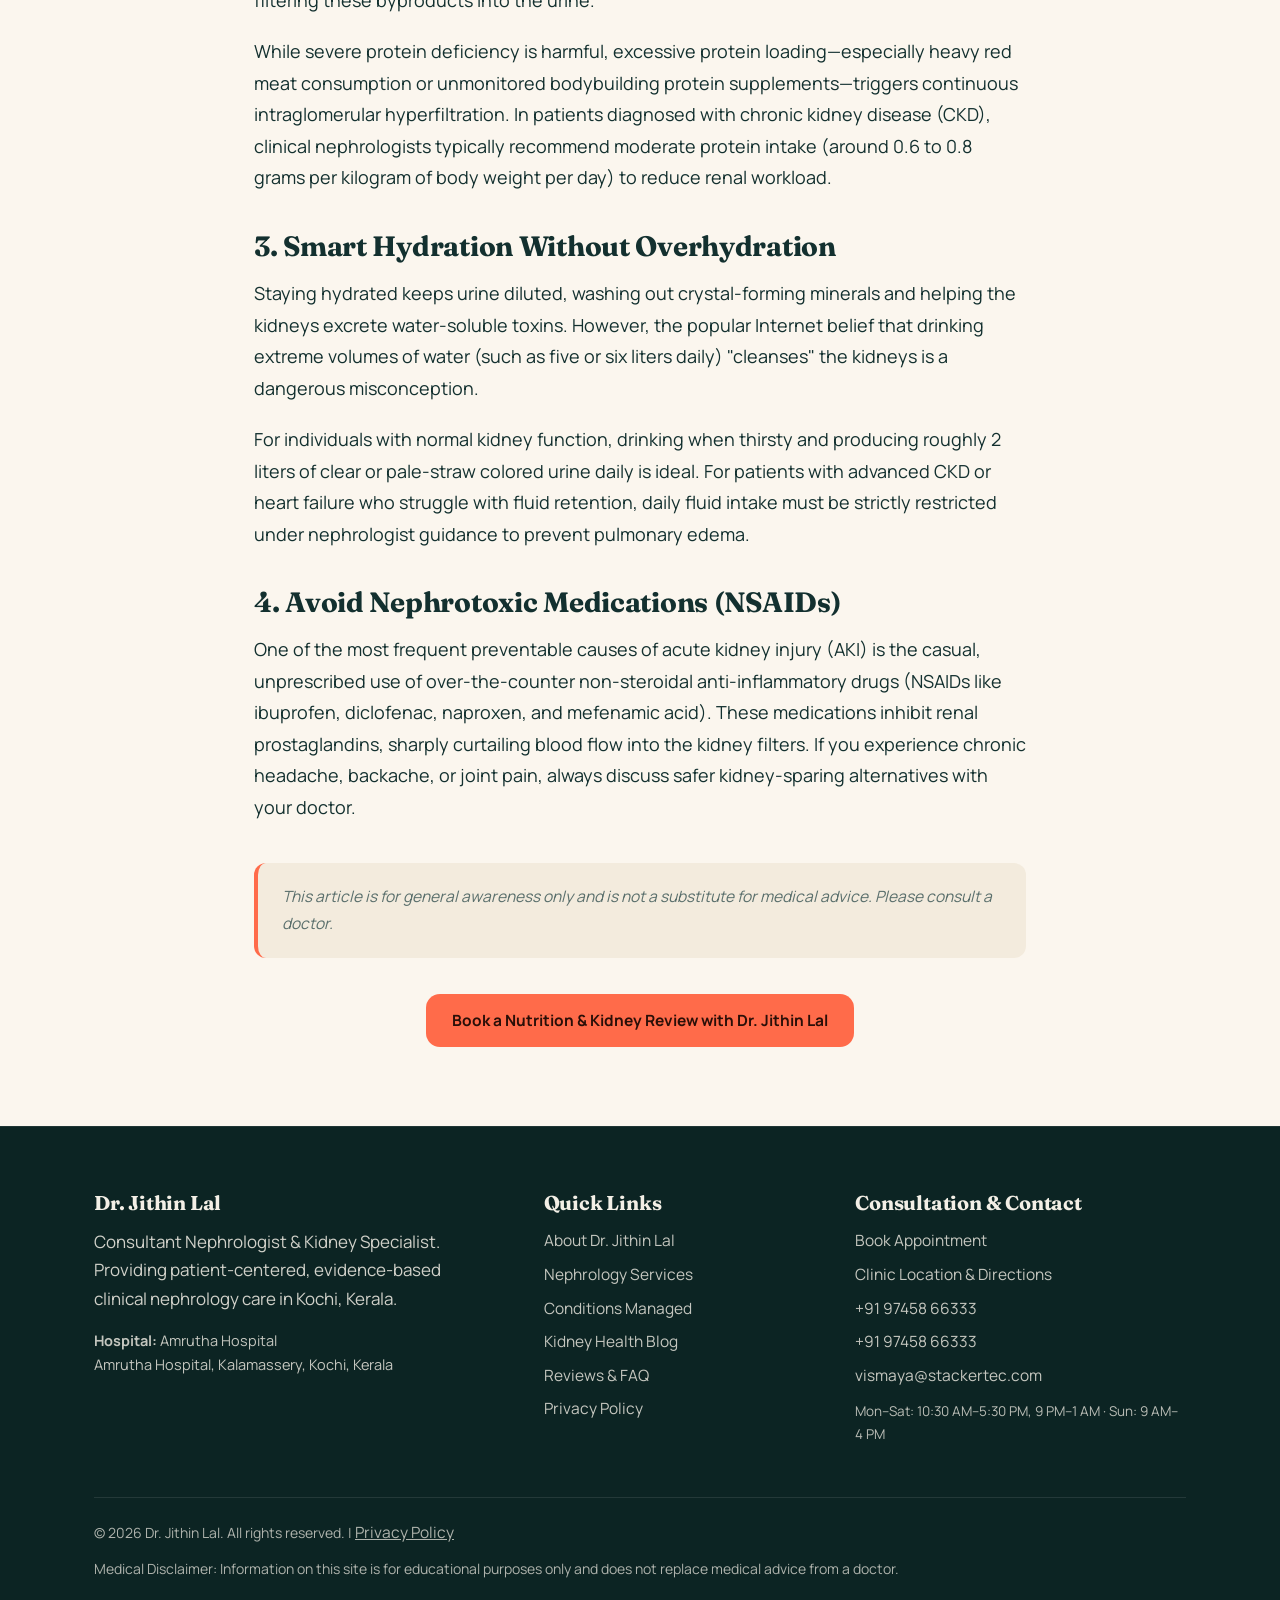
<file: doctor2-webiste/blog-kidney-friendly-diet-and-lifestyle.html>
<!DOCTYPE html>
<html lang="en">
<head>
  <meta charset="utf-8">
  <meta name="viewport" content="width=device-width, initial-scale=1, viewport-fit=cover">
  <title>Kidney-Friendly Diet and Lifestyle Habits – Dr. Jithin Lal | Nephrologist</title>
  <meta name="description" content="Evidence-based dietary advice, sodium management, hydration rules, and lifestyle habits to preserve kidney function, by Nephrologist Dr. Jithin Lal.">
  <link rel="icon" type="image/svg+xml" href="images/favicon.svg">
  <link rel="preconnect" href="https://fonts.googleapis.com">
  <link rel="preconnect" href="https://fonts.gstatic.com" crossorigin>
  <link href="https://fonts.googleapis.com/css2?family=Fraunces:opsz,wght@9..144,500;9..144,700&family=Manrope:wght@400;500;600;700&display=swap" rel="stylesheet">
  <link rel="stylesheet" href="css/style.css">
</head>
<body>
  <div id="bar" aria-hidden="true"></div>
  <div id="glow" aria-hidden="true"></div>
  <div id="cur" aria-hidden="true"></div>

  <header>
    <div class="w">
      <nav aria-label="Main Navigation">
        <a class="logo" href="index.html">
          <span class="logo-icon" aria-hidden="true"></span>
          <span>
            Dr. Jithin Lal
            <span class="logo-sub">Nephrologist · Kochi</span>
          </span>
        </a>

        <div class="nav-right">
          <div class="links" id="lk">
            <a href="index.html">Home</a>
            <a href="about.html">About</a>
            <a href="services.html">Services</a>
            <a href="conditions.html">Conditions</a>
            <a href="blog.html" class="on">Health Blog</a>
            <a href="reviews-faq.html">Reviews &amp; FAQ</a>
            <a href="contact.html">Contact</a>
            <a class="btn" href="appointment.html">Book Appointment</a>
          </div>

          <button id="theme-toggle" class="theme-btn" aria-label="Toggle theme">🌙</button>
          <button class="menu-btn" id="mb" aria-label="Open menu" aria-expanded="false">☰</button>
        </div>
      </nav>
    </div>
  </header>

  <main>
    <div class="pg">
      <div class="w">
        <span class="eb">Nutrition &amp; Prevention</span>
        <h1>Kidney-Friendly Diet and Habits</h1>
        <p>Practical, scientifically proven nutritional principles and daily habits to protect your renal filtration units for decades.</p>
      </div>
    </div>

    <article class="article-wrap">
      <div class="article-hero-img rv">
        <img src="images/blog-lifestyle-diet.svg" alt="Illustration representing kidney-friendly balanced nutrition and hydration">
      </div>

      <div class="article-body rv">
        <p>
          Every meal you eat, every medication you swallow, and every drop of fluid you drink passes through your kidneys for filtration, metabolic regulation, and biochemical balance. While medical treatments and pharmacological therapies are fundamental when kidney disease is diagnosed, daily dietary choices and lifestyle habits remain your most reliable first line of defense.
        </p>

        <p>
          Adopting kidney-smart habits does not mean resigning yourself to bland, flavorless meals. Rather, it centers on thoughtful moderation, whole unprocessed ingredients, and minimizing metabolic strain on functional nephrons.
        </p>

        <h2>1. Cut the Hidden Sodium, Enhance with Natural Herbs</h2>
        <p>
          Excess dietary salt (sodium chloride) acts as a vascular sponge, expanding blood volume and forcing the heart and kidneys to work under punishing arterial pressure. While the body needs a modest amount of sodium to survive, the modern diet frequently delivers three to four times the safe physiological threshold.
        </p>
        <p>
          Avoid table salt shakers, canned soups, processed meats, bakery snacks, and salty seasonings. Instead, enhance home-cooked meals with aromatic fresh ginger, garlic, coriander, black pepper, and fresh lemon juice.
        </p>

        <h2>2. Mindful Protein Consumption</h2>
        <p>
          When protein is metabolized, the liver breaks down amino acids, generating nitrogenous waste products like blood urea nitrogen (BUN). The kidneys must then expend energy filtering these byproducts into the urine.
        </p>
        <p>
          While severe protein deficiency is harmful, excessive protein loading—especially heavy red meat consumption or unmonitored bodybuilding protein supplements—triggers continuous intraglomerular hyperfiltration. In patients diagnosed with chronic kidney disease (CKD), clinical nephrologists typically recommend moderate protein intake (around 0.6 to 0.8 grams per kilogram of body weight per day) to reduce renal workload.
        </p>

        <h2>3. Smart Hydration Without Overhydration</h2>
        <p>
          Staying hydrated keeps urine diluted, washing out crystal-forming minerals and helping the kidneys excrete water-soluble toxins. However, the popular Internet belief that drinking extreme volumes of water (such as five or six liters daily) "cleanses" the kidneys is a dangerous misconception.
        </p>
        <p>
          For individuals with normal kidney function, drinking when thirsty and producing roughly 2 liters of clear or pale-straw colored urine daily is ideal. For patients with advanced CKD or heart failure who struggle with fluid retention, daily fluid intake must be strictly restricted under nephrologist guidance to prevent pulmonary edema.
        </p>

        <h2>4. Avoid Nephrotoxic Medications (NSAIDs)</h2>
        <p>
          One of the most frequent preventable causes of acute kidney injury (AKI) is the casual, unprescribed use of over-the-counter non-steroidal anti-inflammatory drugs (NSAIDs like ibuprofen, diclofenac, naproxen, and mefenamic acid). These medications inhibit renal prostaglandins, sharply curtailing blood flow into the kidney filters. If you experience chronic headache, backache, or joint pain, always discuss safer kidney-sparing alternatives with your doctor.
        </p>

        <div class="med-disclaimer">
          This article is for general awareness only and is not a substitute for medical advice. Please consult a doctor.
        </div>

        <div style="margin-top: 36px; text-align: center;">
          <a href="appointment.html" class="btn">Book a Nutrition &amp; Kidney Review with Dr. Jithin Lal</a>
        </div>
      </div>
    </article>
  </main>

  <a href="https://wa.me/919745866333" class="wa-float" data-config-whatsapp target="_blank" rel="noopener noreferrer" aria-label="Chat with clinic desk on WhatsApp">
    <svg viewBox="0 0 24 24"><path d="M17.472 14.382c-.297-.149-1.758-.867-2.03-.967-.273-.099-.471-.148-.67.15-.197.297-.767.966-.94 1.164-.173.199-.347.223-.644.075-.297-.15-1.255-.463-2.39-1.475-.883-.788-1.48-1.761-1.653-2.059-.173-.297-.018-.458.13-.606.134-.133.298-.347.446-.52.149-.174.198-.298.298-.497.099-.198.05-.371-.025-.52-.075-.149-.669-1.612-.916-2.207-.242-.579-.487-.5-.669-.51-.173-.008-.371-.01-.57-.01-.198 0-.52.074-.792.372-.272.297-1.04 1.016-1.04 2.479 0 1.462 1.065 2.875 1.213 3.074.149.198 2.096 3.2 5.077 4.487.709.306 1.262.489 1.694.625.712.227 1.36.195 1.871.118.571-.085 1.758-.719 2.006-1.413.248-.694.248-1.289.173-1.413-.074-.124-.272-.198-.57-.347m-5.421 7.403h-.004a9.87 9.87 0 01-5.031-1.378l-.361-.214-3.741.982.998-3.648-.235-.374a9.86 9.86 0 01-1.51-5.26c.001-5.45 4.436-9.884 9.888-9.884 2.64 0 5.122 1.03 6.988 2.898a9.825 9.825 0 012.893 6.994c-.003 5.45-4.437 9.884-9.885 9.884m8.413-18.297A11.815 11.815 0 0012.05 0C5.495 0 .16 5.335.157 11.892c0 2.096.547 4.142 1.588 5.945L0 24l6.335-1.662c1.746.953 3.71 1.455 5.71 1.457h.005c6.554 0 11.89-5.335 11.893-11.893a11.82 11.82 0 00-3.48-8.413z"/></svg>
  </a>

  <footer>
    <div class="w">
      <div class="fg">
        <div>
          <h3>Dr. Jithin Lal</h3>
          <p style="opacity: 0.85; max-width: 40ch; margin: 0 0 16px;">
            Consultant Nephrologist &amp; Kidney Specialist. Providing patient-centered, evidence-based clinical nephrology care in Kochi, Kerala.
          </p>
          <p style="font-size: 14.5px; opacity: 0.8; margin: 0;">
            <strong>Hospital:</strong> <span data-config="hospital">Amrutha Hospital</span><br>
            <span data-config="address">Amrutha Hospital, Kalamassery, Kochi, Kerala</span>
          </p>
        </div>

        <div>
          <h3>Quick Links</h3>
          <a href="about.html">About Dr. Jithin Lal</a>
          <a href="services.html">Nephrology Services</a>
          <a href="conditions.html">Conditions Managed</a>
          <a href="blog.html">Kidney Health Blog</a>
          <a href="reviews-faq.html">Reviews &amp; FAQ</a>
          <a href="privacy-policy.html">Privacy Policy</a>
        </div>

        <div>
          <h3>Consultation &amp; Contact</h3>
          <a href="appointment.html">Book Appointment</a>
          <a href="contact.html">Clinic Location &amp; Directions</a>
          <a href="tel:+919745866333" data-config-phone data-config-phone-text>+91 97458 66333</a>
          <a href="https://wa.me/919745866333" data-config-whatsapp data-config-whatsapp-text target="_blank" rel="noopener noreferrer">+91 97458 66333</a>
          <a href="mailto:vismaya@stackertec.com" data-config-email data-config-email-text>vismaya@stackertec.com</a>
          <p style="font-size: 13.5px; opacity: 0.75; margin-top: 12px;" data-config="timingsShort">
            Mon–Sat: 10:30 AM–5:30 PM, 9 PM–1 AM · Sun: 9 AM–4 PM
          </p>
        </div>
      </div>

      <div class="fine">
        <div>
          &copy; 2026 Dr. Jithin Lal. All rights reserved. | <a href="privacy-policy.html">Privacy Policy</a>
        </div>
        <div>
          Medical Disclaimer: Information on this site is for educational purposes only and does not replace medical advice from a doctor.
        </div>
      </div>
    </div>
  </footer>

  <script src="js/config.js"></script>
  <script src="js/main.js"></script>
</body>
</html>
</file>
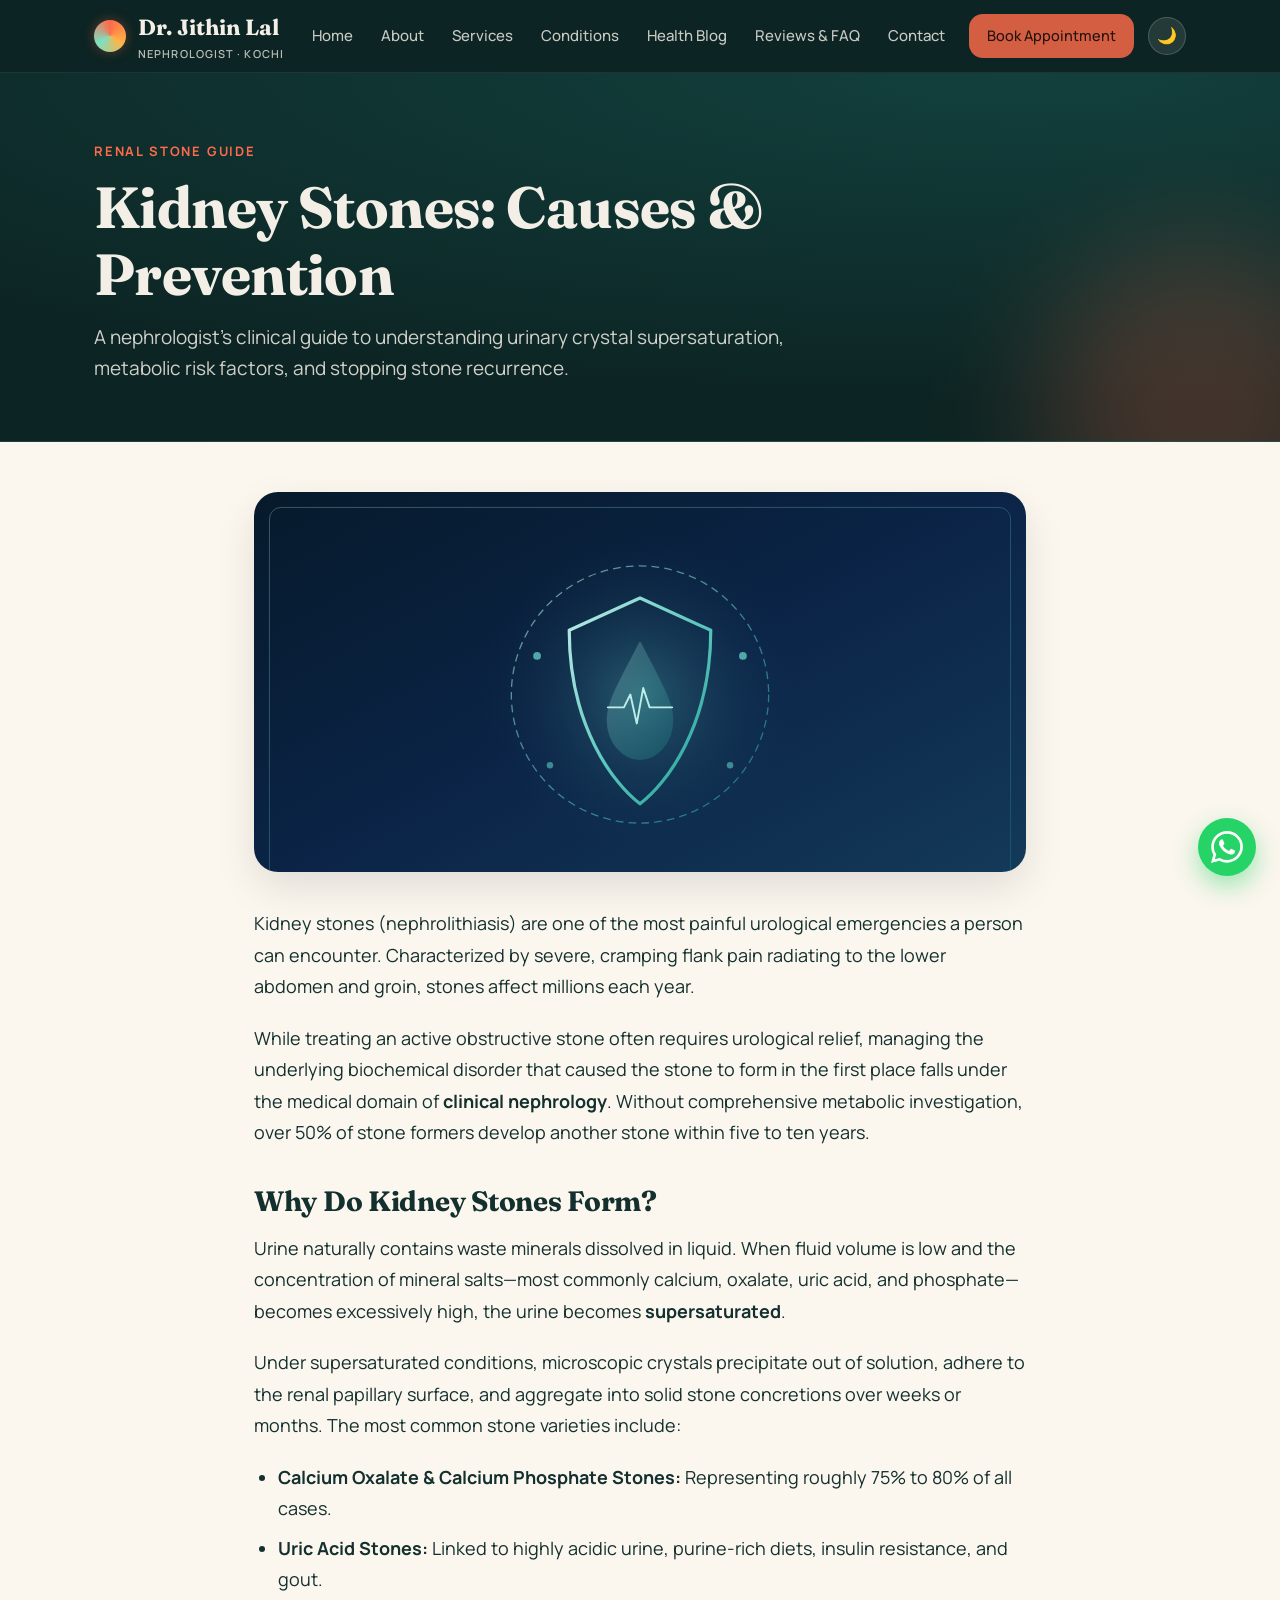
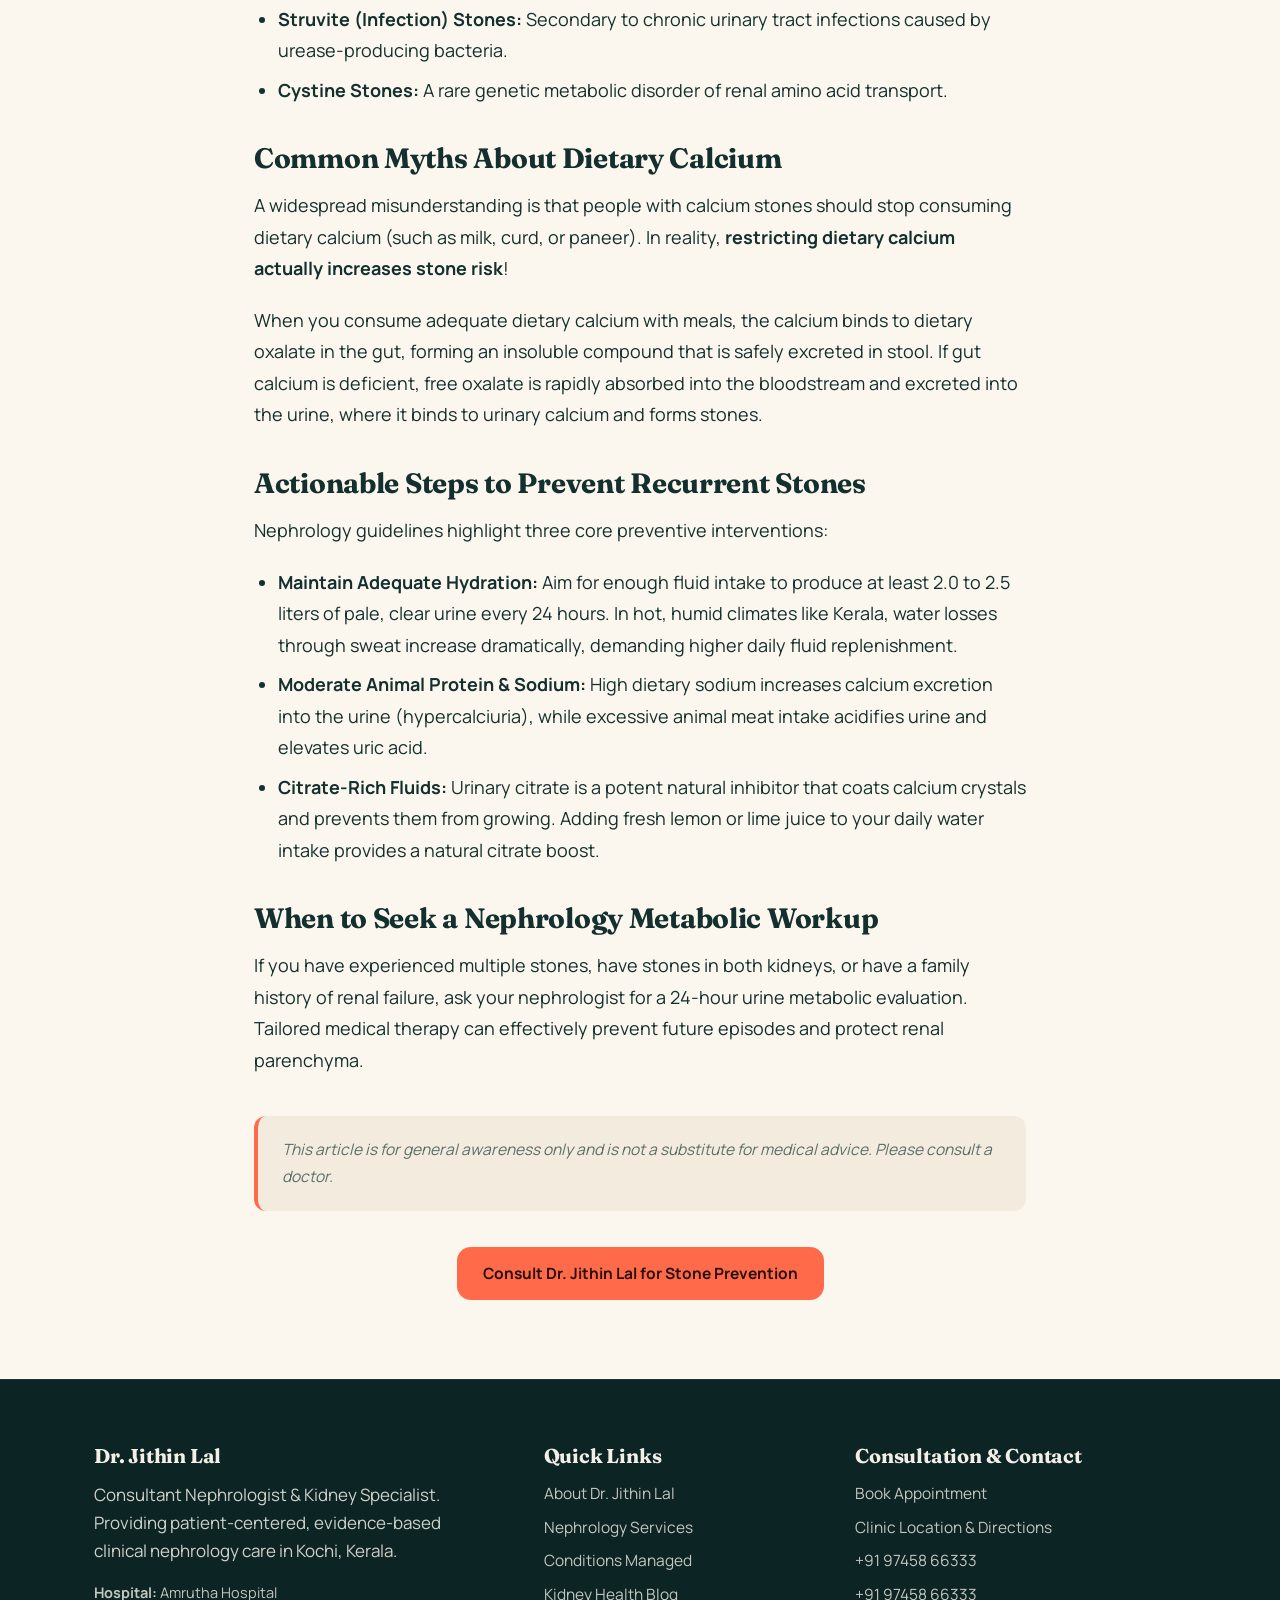
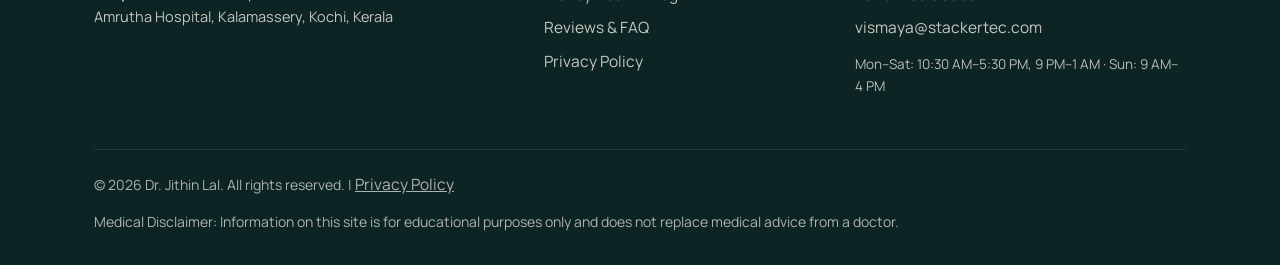
<file: doctor2-webiste/blog-kidney-stones-prevention.html>
<!DOCTYPE html>
<html lang="en">
<head>
  <meta charset="utf-8">
  <meta name="viewport" content="width=device-width, initial-scale=1, viewport-fit=cover">
  <title>Kidney Stones: Causes, Prevention & Medical Care – Dr. Jithin Lal</title>
  <meta name="description" content="Understand why kidney stones form, the truth about dietary calcium, hydration rules in hot climates, and metabolic prevention by Dr. Jithin Lal.">
  <link rel="icon" type="image/svg+xml" href="images/favicon.svg">
  <link rel="preconnect" href="https://fonts.googleapis.com">
  <link rel="preconnect" href="https://fonts.gstatic.com" crossorigin>
  <link href="https://fonts.googleapis.com/css2?family=Fraunces:opsz,wght@9..144,500;9..144,700&family=Manrope:wght@400;500;600;700&display=swap" rel="stylesheet">
  <link rel="stylesheet" href="css/style.css">
</head>
<body>
  <div id="bar" aria-hidden="true"></div>
  <div id="glow" aria-hidden="true"></div>
  <div id="cur" aria-hidden="true"></div>

  <header>
    <div class="w">
      <nav aria-label="Main Navigation">
        <a class="logo" href="index.html">
          <span class="logo-icon" aria-hidden="true"></span>
          <span>
            Dr. Jithin Lal
            <span class="logo-sub">Nephrologist · Kochi</span>
          </span>
        </a>

        <div class="nav-right">
          <div class="links" id="lk">
            <a href="index.html">Home</a>
            <a href="about.html">About</a>
            <a href="services.html">Services</a>
            <a href="conditions.html">Conditions</a>
            <a href="blog.html" class="on">Health Blog</a>
            <a href="reviews-faq.html">Reviews &amp; FAQ</a>
            <a href="contact.html">Contact</a>
            <a class="btn" href="appointment.html">Book Appointment</a>
          </div>

          <button id="theme-toggle" class="theme-btn" aria-label="Toggle theme">🌙</button>
          <button class="menu-btn" id="mb" aria-label="Open menu" aria-expanded="false">☰</button>
        </div>
      </nav>
    </div>
  </header>

  <main>
    <div class="pg">
      <div class="w">
        <span class="eb">Renal Stone Guide</span>
        <h1>Kidney Stones: Causes &amp; Prevention</h1>
        <p>A nephrologist's clinical guide to understanding urinary crystal supersaturation, metabolic risk factors, and stopping stone recurrence.</p>
      </div>
    </div>

    <article class="article-wrap">
      <div class="article-hero-img rv">
        <img src="images/blog-healthy-kidneys.svg" alt="Illustration showing healthy kidney function and stone prevention">
      </div>

      <div class="article-body rv">
        <p>
          Kidney stones (nephrolithiasis) are one of the most painful urological emergencies a person can encounter. Characterized by severe, cramping flank pain radiating to the lower abdomen and groin, stones affect millions each year.
        </p>

        <p>
          While treating an active obstructive stone often requires urological relief, managing the underlying biochemical disorder that caused the stone to form in the first place falls under the medical domain of <strong>clinical nephrology</strong>. Without comprehensive metabolic investigation, over 50% of stone formers develop another stone within five to ten years.
        </p>

        <h2>Why Do Kidney Stones Form?</h2>
        <p>
          Urine naturally contains waste minerals dissolved in liquid. When fluid volume is low and the concentration of mineral salts—most commonly calcium, oxalate, uric acid, and phosphate—becomes excessively high, the urine becomes <strong>supersaturated</strong>.
        </p>
        <p>
          Under supersaturated conditions, microscopic crystals precipitate out of solution, adhere to the renal papillary surface, and aggregate into solid stone concretions over weeks or months. The most common stone varieties include:
        </p>
        <ul>
          <li><strong>Calcium Oxalate &amp; Calcium Phosphate Stones:</strong> Representing roughly 75% to 80% of all cases.</li>
          <li><strong>Uric Acid Stones:</strong> Linked to highly acidic urine, purine-rich diets, insulin resistance, and gout.</li>
          <li><strong>Struvite (Infection) Stones:</strong> Secondary to chronic urinary tract infections caused by urease-producing bacteria.</li>
          <li><strong>Cystine Stones:</strong> A rare genetic metabolic disorder of renal amino acid transport.</li>
        </ul>

        <h2>Common Myths About Dietary Calcium</h2>
        <p>
          A widespread misunderstanding is that people with calcium stones should stop consuming dietary calcium (such as milk, curd, or paneer). In reality, <strong>restricting dietary calcium actually increases stone risk</strong>!
        </p>
        <p>
          When you consume adequate dietary calcium with meals, the calcium binds to dietary oxalate in the gut, forming an insoluble compound that is safely excreted in stool. If gut calcium is deficient, free oxalate is rapidly absorbed into the bloodstream and excreted into the urine, where it binds to urinary calcium and forms stones.
        </p>

        <h2>Actionable Steps to Prevent Recurrent Stones</h2>
        <p>
          Nephrology guidelines highlight three core preventive interventions:
        </p>
        <ul>
          <li><strong>Maintain Adequate Hydration:</strong> Aim for enough fluid intake to produce at least 2.0 to 2.5 liters of pale, clear urine every 24 hours. In hot, humid climates like Kerala, water losses through sweat increase dramatically, demanding higher daily fluid replenishment.</li>
          <li><strong>Moderate Animal Protein &amp; Sodium:</strong> High dietary sodium increases calcium excretion into the urine (hypercalciuria), while excessive animal meat intake acidifies urine and elevates uric acid.</li>
          <li><strong>Citrate-Rich Fluids:</strong> Urinary citrate is a potent natural inhibitor that coats calcium crystals and prevents them from growing. Adding fresh lemon or lime juice to your daily water intake provides a natural citrate boost.</li>
        </ul>

        <h2>When to Seek a Nephrology Metabolic Workup</h2>
        <p>
          If you have experienced multiple stones, have stones in both kidneys, or have a family history of renal failure, ask your nephrologist for a 24-hour urine metabolic evaluation. Tailored medical therapy can effectively prevent future episodes and protect renal parenchyma.
        </p>

        <div class="med-disclaimer">
          This article is for general awareness only and is not a substitute for medical advice. Please consult a doctor.
        </div>

        <div style="margin-top: 36px; text-align: center;">
          <a href="appointment.html" class="btn">Consult Dr. Jithin Lal for Stone Prevention</a>
        </div>
      </div>
    </article>
  </main>

  <a href="https://wa.me/919745866333" class="wa-float" data-config-whatsapp target="_blank" rel="noopener noreferrer" aria-label="Chat with clinic desk on WhatsApp">
    <svg viewBox="0 0 24 24"><path d="M17.472 14.382c-.297-.149-1.758-.867-2.03-.967-.273-.099-.471-.148-.67.15-.197.297-.767.966-.94 1.164-.173.199-.347.223-.644.075-.297-.15-1.255-.463-2.39-1.475-.883-.788-1.48-1.761-1.653-2.059-.173-.297-.018-.458.13-.606.134-.133.298-.347.446-.52.149-.174.198-.298.298-.497.099-.198.05-.371-.025-.52-.075-.149-.669-1.612-.916-2.207-.242-.579-.487-.5-.669-.51-.173-.008-.371-.01-.57-.01-.198 0-.52.074-.792.372-.272.297-1.04 1.016-1.04 2.479 0 1.462 1.065 2.875 1.213 3.074.149.198 2.096 3.2 5.077 4.487.709.306 1.262.489 1.694.625.712.227 1.36.195 1.871.118.571-.085 1.758-.719 2.006-1.413.248-.694.248-1.289.173-1.413-.074-.124-.272-.198-.57-.347m-5.421 7.403h-.004a9.87 9.87 0 01-5.031-1.378l-.361-.214-3.741.982.998-3.648-.235-.374a9.86 9.86 0 01-1.51-5.26c.001-5.45 4.436-9.884 9.888-9.884 2.64 0 5.122 1.03 6.988 2.898a9.825 9.825 0 012.893 6.994c-.003 5.45-4.437 9.884-9.885 9.884m8.413-18.297A11.815 11.815 0 0012.05 0C5.495 0 .16 5.335.157 11.892c0 2.096.547 4.142 1.588 5.945L0 24l6.335-1.662c1.746.953 3.71 1.455 5.71 1.457h.005c6.554 0 11.89-5.335 11.893-11.893a11.82 11.82 0 00-3.48-8.413z"/></svg>
  </a>

  <footer>
    <div class="w">
      <div class="fg">
        <div>
          <h3>Dr. Jithin Lal</h3>
          <p style="opacity: 0.85; max-width: 40ch; margin: 0 0 16px;">
            Consultant Nephrologist &amp; Kidney Specialist. Providing patient-centered, evidence-based clinical nephrology care in Kochi, Kerala.
          </p>
          <p style="font-size: 14.5px; opacity: 0.8; margin: 0;">
            <strong>Hospital:</strong> <span data-config="hospital">Amrutha Hospital</span><br>
            <span data-config="address">Amrutha Hospital, Kalamassery, Kochi, Kerala</span>
          </p>
        </div>

        <div>
          <h3>Quick Links</h3>
          <a href="about.html">About Dr. Jithin Lal</a>
          <a href="services.html">Nephrology Services</a>
          <a href="conditions.html">Conditions Managed</a>
          <a href="blog.html">Kidney Health Blog</a>
          <a href="reviews-faq.html">Reviews &amp; FAQ</a>
          <a href="privacy-policy.html">Privacy Policy</a>
        </div>

        <div>
          <h3>Consultation &amp; Contact</h3>
          <a href="appointment.html">Book Appointment</a>
          <a href="contact.html">Clinic Location &amp; Directions</a>
          <a href="tel:+919745866333" data-config-phone data-config-phone-text>+91 97458 66333</a>
          <a href="https://wa.me/919745866333" data-config-whatsapp data-config-whatsapp-text target="_blank" rel="noopener noreferrer">+91 97458 66333</a>
          <a href="mailto:vismaya@stackertec.com" data-config-email data-config-email-text>vismaya@stackertec.com</a>
          <p style="font-size: 13.5px; opacity: 0.75; margin-top: 12px;" data-config="timingsShort">
            Mon–Sat: 10:30 AM–5:30 PM, 9 PM–1 AM · Sun: 9 AM–4 PM
          </p>
        </div>
      </div>

      <div class="fine">
        <div>
          &copy; 2026 Dr. Jithin Lal. All rights reserved. | <a href="privacy-policy.html">Privacy Policy</a>
        </div>
        <div>
          Medical Disclaimer: Information on this site is for educational purposes only and does not replace medical advice from a doctor.
        </div>
      </div>
    </div>
  </footer>

  <script src="js/config.js"></script>
  <script src="js/main.js"></script>
</body>
</html>
</file>
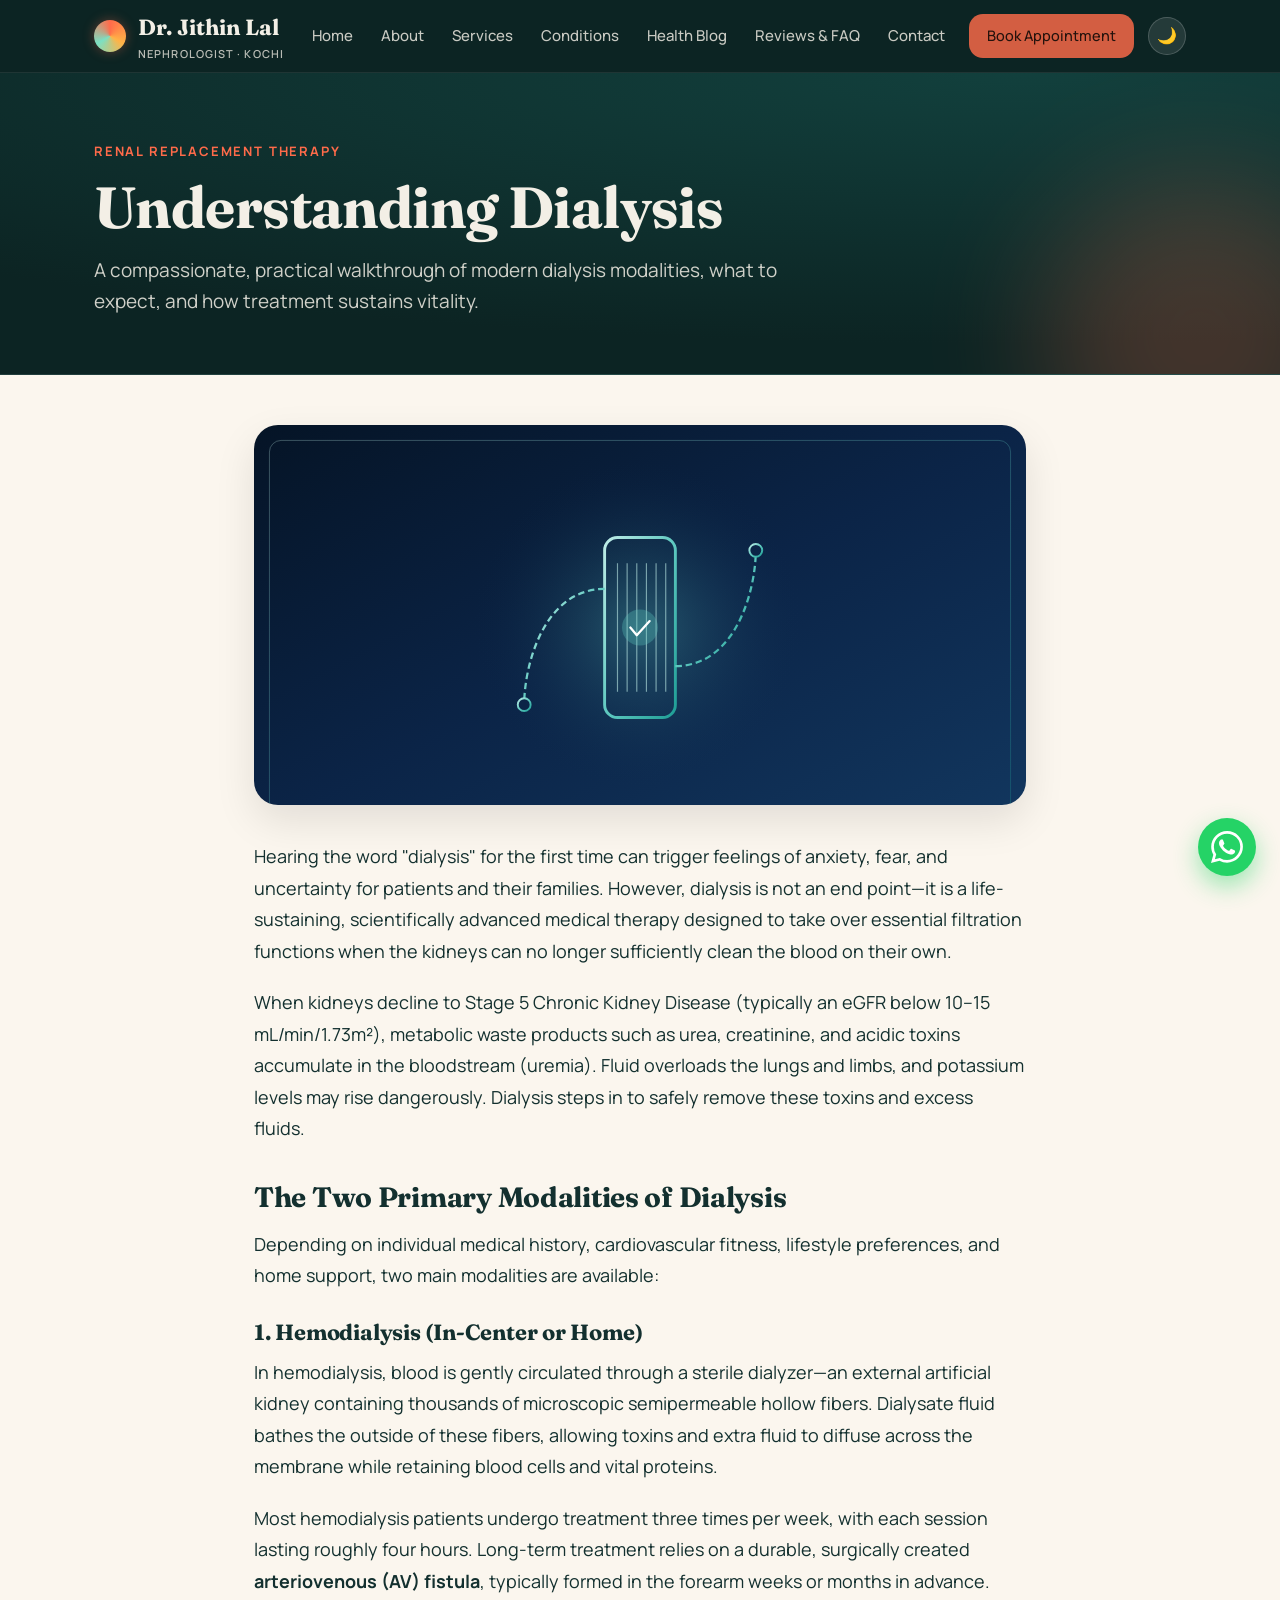
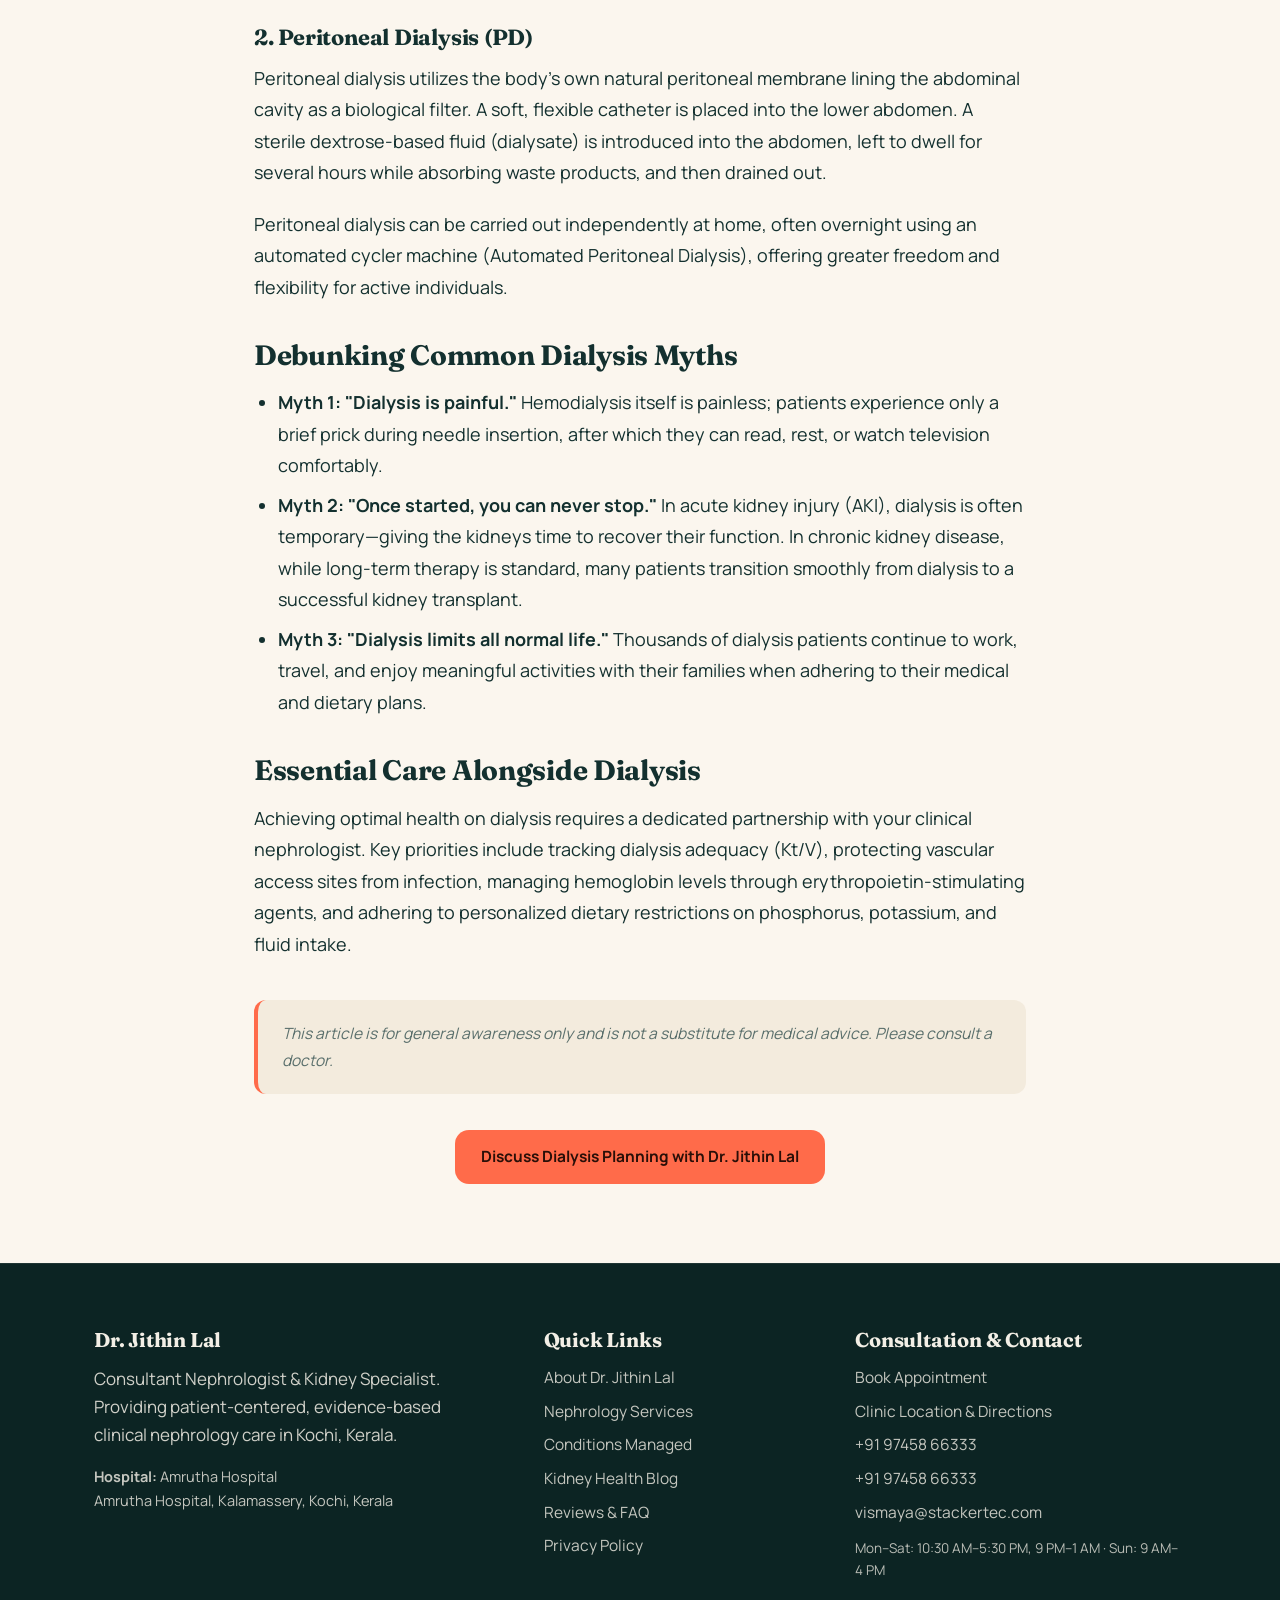
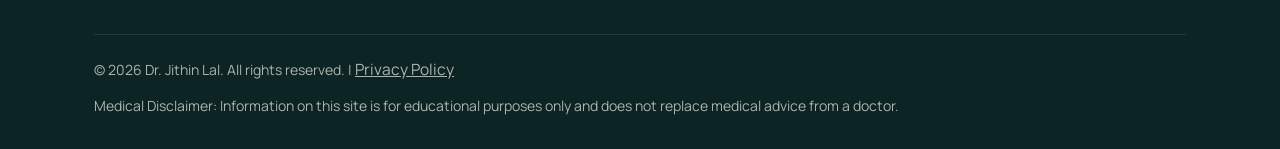
<file: doctor2-webiste/blog-understanding-dialysis.html>
<!DOCTYPE html>
<html lang="en">
<head>
  <meta charset="utf-8">
  <meta name="viewport" content="width=device-width, initial-scale=1, viewport-fit=cover">
  <title>Understanding Dialysis: A Patient Guide – Dr. Jithin Lal | Nephrologist</title>
  <meta name="description" content="A compassionate guide to hemodialysis and peritoneal dialysis, debunking myths and explaining how renal replacement therapy preserves health, by Dr. Jithin Lal.">
  <link rel="icon" type="image/svg+xml" href="images/favicon.svg">
  <link rel="preconnect" href="https://fonts.googleapis.com">
  <link rel="preconnect" href="https://fonts.gstatic.com" crossorigin>
  <link href="https://fonts.googleapis.com/css2?family=Fraunces:opsz,wght@9..144,500;9..144,700&family=Manrope:wght@400;500;600;700&display=swap" rel="stylesheet">
  <link rel="stylesheet" href="css/style.css">
</head>
<body>
  <div id="bar" aria-hidden="true"></div>
  <div id="glow" aria-hidden="true"></div>
  <div id="cur" aria-hidden="true"></div>

  <header>
    <div class="w">
      <nav aria-label="Main Navigation">
        <a class="logo" href="index.html">
          <span class="logo-icon" aria-hidden="true"></span>
          <span>
            Dr. Jithin Lal
            <span class="logo-sub">Nephrologist · Kochi</span>
          </span>
        </a>

        <div class="nav-right">
          <div class="links" id="lk">
            <a href="index.html">Home</a>
            <a href="about.html">About</a>
            <a href="services.html">Services</a>
            <a href="conditions.html">Conditions</a>
            <a href="blog.html" class="on">Health Blog</a>
            <a href="reviews-faq.html">Reviews &amp; FAQ</a>
            <a href="contact.html">Contact</a>
            <a class="btn" href="appointment.html">Book Appointment</a>
          </div>

          <button id="theme-toggle" class="theme-btn" aria-label="Toggle theme">🌙</button>
          <button class="menu-btn" id="mb" aria-label="Open menu" aria-expanded="false">☰</button>
        </div>
      </nav>
    </div>
  </header>

  <main>
    <div class="pg">
      <div class="w">
        <span class="eb">Renal Replacement Therapy</span>
        <h1>Understanding Dialysis</h1>
        <p>A compassionate, practical walkthrough of modern dialysis modalities, what to expect, and how treatment sustains vitality.</p>
      </div>
    </div>

    <article class="article-wrap">
      <div class="article-hero-img rv">
        <img src="images/blog-dialysis-guide.svg" alt="Illustration representing hemodialysis and peritoneal dialysis support">
      </div>

      <div class="article-body rv">
        <p>
          Hearing the word "dialysis" for the first time can trigger feelings of anxiety, fear, and uncertainty for patients and their families. However, dialysis is not an end point—it is a life-sustaining, scientifically advanced medical therapy designed to take over essential filtration functions when the kidneys can no longer sufficiently clean the blood on their own.
        </p>

        <p>
          When kidneys decline to Stage 5 Chronic Kidney Disease (typically an eGFR below 10–15 mL/min/1.73m²), metabolic waste products such as urea, creatinine, and acidic toxins accumulate in the bloodstream (uremia). Fluid overloads the lungs and limbs, and potassium levels may rise dangerously. Dialysis steps in to safely remove these toxins and excess fluids.
        </p>

        <h2>The Two Primary Modalities of Dialysis</h2>
        <p>
          Depending on individual medical history, cardiovascular fitness, lifestyle preferences, and home support, two main modalities are available:
        </p>

        <h3>1. Hemodialysis (In-Center or Home)</h3>
        <p>
          In hemodialysis, blood is gently circulated through a sterile dialyzer—an external artificial kidney containing thousands of microscopic semipermeable hollow fibers. Dialysate fluid bathes the outside of these fibers, allowing toxins and extra fluid to diffuse across the membrane while retaining blood cells and vital proteins.
        </p>
        <p>
          Most hemodialysis patients undergo treatment three times per week, with each session lasting roughly four hours. Long-term treatment relies on a durable, surgically created <strong>arteriovenous (AV) fistula</strong>, typically formed in the forearm weeks or months in advance.
        </p>

        <h3>2. Peritoneal Dialysis (PD)</h3>
        <p>
          Peritoneal dialysis utilizes the body’s own natural peritoneal membrane lining the abdominal cavity as a biological filter. A soft, flexible catheter is placed into the lower abdomen. A sterile dextrose-based fluid (dialysate) is introduced into the abdomen, left to dwell for several hours while absorbing waste products, and then drained out.
        </p>
        <p>
          Peritoneal dialysis can be carried out independently at home, often overnight using an automated cycler machine (Automated Peritoneal Dialysis), offering greater freedom and flexibility for active individuals.
        </p>

        <h2>Debunking Common Dialysis Myths</h2>
        <ul>
          <li><strong>Myth 1: "Dialysis is painful."</strong> Hemodialysis itself is painless; patients experience only a brief prick during needle insertion, after which they can read, rest, or watch television comfortably.</li>
          <li><strong>Myth 2: "Once started, you can never stop."</strong> In acute kidney injury (AKI), dialysis is often temporary—giving the kidneys time to recover their function. In chronic kidney disease, while long-term therapy is standard, many patients transition smoothly from dialysis to a successful kidney transplant.</li>
          <li><strong>Myth 3: "Dialysis limits all normal life."</strong> Thousands of dialysis patients continue to work, travel, and enjoy meaningful activities with their families when adhering to their medical and dietary plans.</li>
        </ul>

        <h2>Essential Care Alongside Dialysis</h2>
        <p>
          Achieving optimal health on dialysis requires a dedicated partnership with your clinical nephrologist. Key priorities include tracking dialysis adequacy (Kt/V), protecting vascular access sites from infection, managing hemoglobin levels through erythropoietin-stimulating agents, and adhering to personalized dietary restrictions on phosphorus, potassium, and fluid intake.
        </p>

        <div class="med-disclaimer">
          This article is for general awareness only and is not a substitute for medical advice. Please consult a doctor.
        </div>

        <div style="margin-top: 36px; text-align: center;">
          <a href="appointment.html" class="btn">Discuss Dialysis Planning with Dr. Jithin Lal</a>
        </div>
      </div>
    </article>
  </main>

  <a href="https://wa.me/919745866333" class="wa-float" data-config-whatsapp target="_blank" rel="noopener noreferrer" aria-label="Chat with clinic desk on WhatsApp">
    <svg viewBox="0 0 24 24"><path d="M17.472 14.382c-.297-.149-1.758-.867-2.03-.967-.273-.099-.471-.148-.67.15-.197.297-.767.966-.94 1.164-.173.199-.347.223-.644.075-.297-.15-1.255-.463-2.39-1.475-.883-.788-1.48-1.761-1.653-2.059-.173-.297-.018-.458.13-.606.134-.133.298-.347.446-.52.149-.174.198-.298.298-.497.099-.198.05-.371-.025-.52-.075-.149-.669-1.612-.916-2.207-.242-.579-.487-.5-.669-.51-.173-.008-.371-.01-.57-.01-.198 0-.52.074-.792.372-.272.297-1.04 1.016-1.04 2.479 0 1.462 1.065 2.875 1.213 3.074.149.198 2.096 3.2 5.077 4.487.709.306 1.262.489 1.694.625.712.227 1.36.195 1.871.118.571-.085 1.758-.719 2.006-1.413.248-.694.248-1.289.173-1.413-.074-.124-.272-.198-.57-.347m-5.421 7.403h-.004a9.87 9.87 0 01-5.031-1.378l-.361-.214-3.741.982.998-3.648-.235-.374a9.86 9.86 0 01-1.51-5.26c.001-5.45 4.436-9.884 9.888-9.884 2.64 0 5.122 1.03 6.988 2.898a9.825 9.825 0 012.893 6.994c-.003 5.45-4.437 9.884-9.885 9.884m8.413-18.297A11.815 11.815 0 0012.05 0C5.495 0 .16 5.335.157 11.892c0 2.096.547 4.142 1.588 5.945L0 24l6.335-1.662c1.746.953 3.71 1.455 5.71 1.457h.005c6.554 0 11.89-5.335 11.893-11.893a11.82 11.82 0 00-3.48-8.413z"/></svg>
  </a>

  <footer>
    <div class="w">
      <div class="fg">
        <div>
          <h3>Dr. Jithin Lal</h3>
          <p style="opacity: 0.85; max-width: 40ch; margin: 0 0 16px;">
            Consultant Nephrologist &amp; Kidney Specialist. Providing patient-centered, evidence-based clinical nephrology care in Kochi, Kerala.
          </p>
          <p style="font-size: 14.5px; opacity: 0.8; margin: 0;">
            <strong>Hospital:</strong> <span data-config="hospital">Amrutha Hospital</span><br>
            <span data-config="address">Amrutha Hospital, Kalamassery, Kochi, Kerala</span>
          </p>
        </div>

        <div>
          <h3>Quick Links</h3>
          <a href="about.html">About Dr. Jithin Lal</a>
          <a href="services.html">Nephrology Services</a>
          <a href="conditions.html">Conditions Managed</a>
          <a href="blog.html">Kidney Health Blog</a>
          <a href="reviews-faq.html">Reviews &amp; FAQ</a>
          <a href="privacy-policy.html">Privacy Policy</a>
        </div>

        <div>
          <h3>Consultation &amp; Contact</h3>
          <a href="appointment.html">Book Appointment</a>
          <a href="contact.html">Clinic Location &amp; Directions</a>
          <a href="tel:+919745866333" data-config-phone data-config-phone-text>+91 97458 66333</a>
          <a href="https://wa.me/919745866333" data-config-whatsapp data-config-whatsapp-text target="_blank" rel="noopener noreferrer">+91 97458 66333</a>
          <a href="mailto:vismaya@stackertec.com" data-config-email data-config-email-text>vismaya@stackertec.com</a>
          <p style="font-size: 13.5px; opacity: 0.75; margin-top: 12px;" data-config="timingsShort">
            Mon–Sat: 10:30 AM–5:30 PM, 9 PM–1 AM · Sun: 9 AM–4 PM
          </p>
        </div>
      </div>

      <div class="fine">
        <div>
          &copy; 2026 Dr. Jithin Lal. All rights reserved. | <a href="privacy-policy.html">Privacy Policy</a>
        </div>
        <div>
          Medical Disclaimer: Information on this site is for educational purposes only and does not replace medical advice from a doctor.
        </div>
      </div>
    </div>
  </footer>

  <script src="js/config.js"></script>
  <script src="js/main.js"></script>
</body>
</html>
</file>
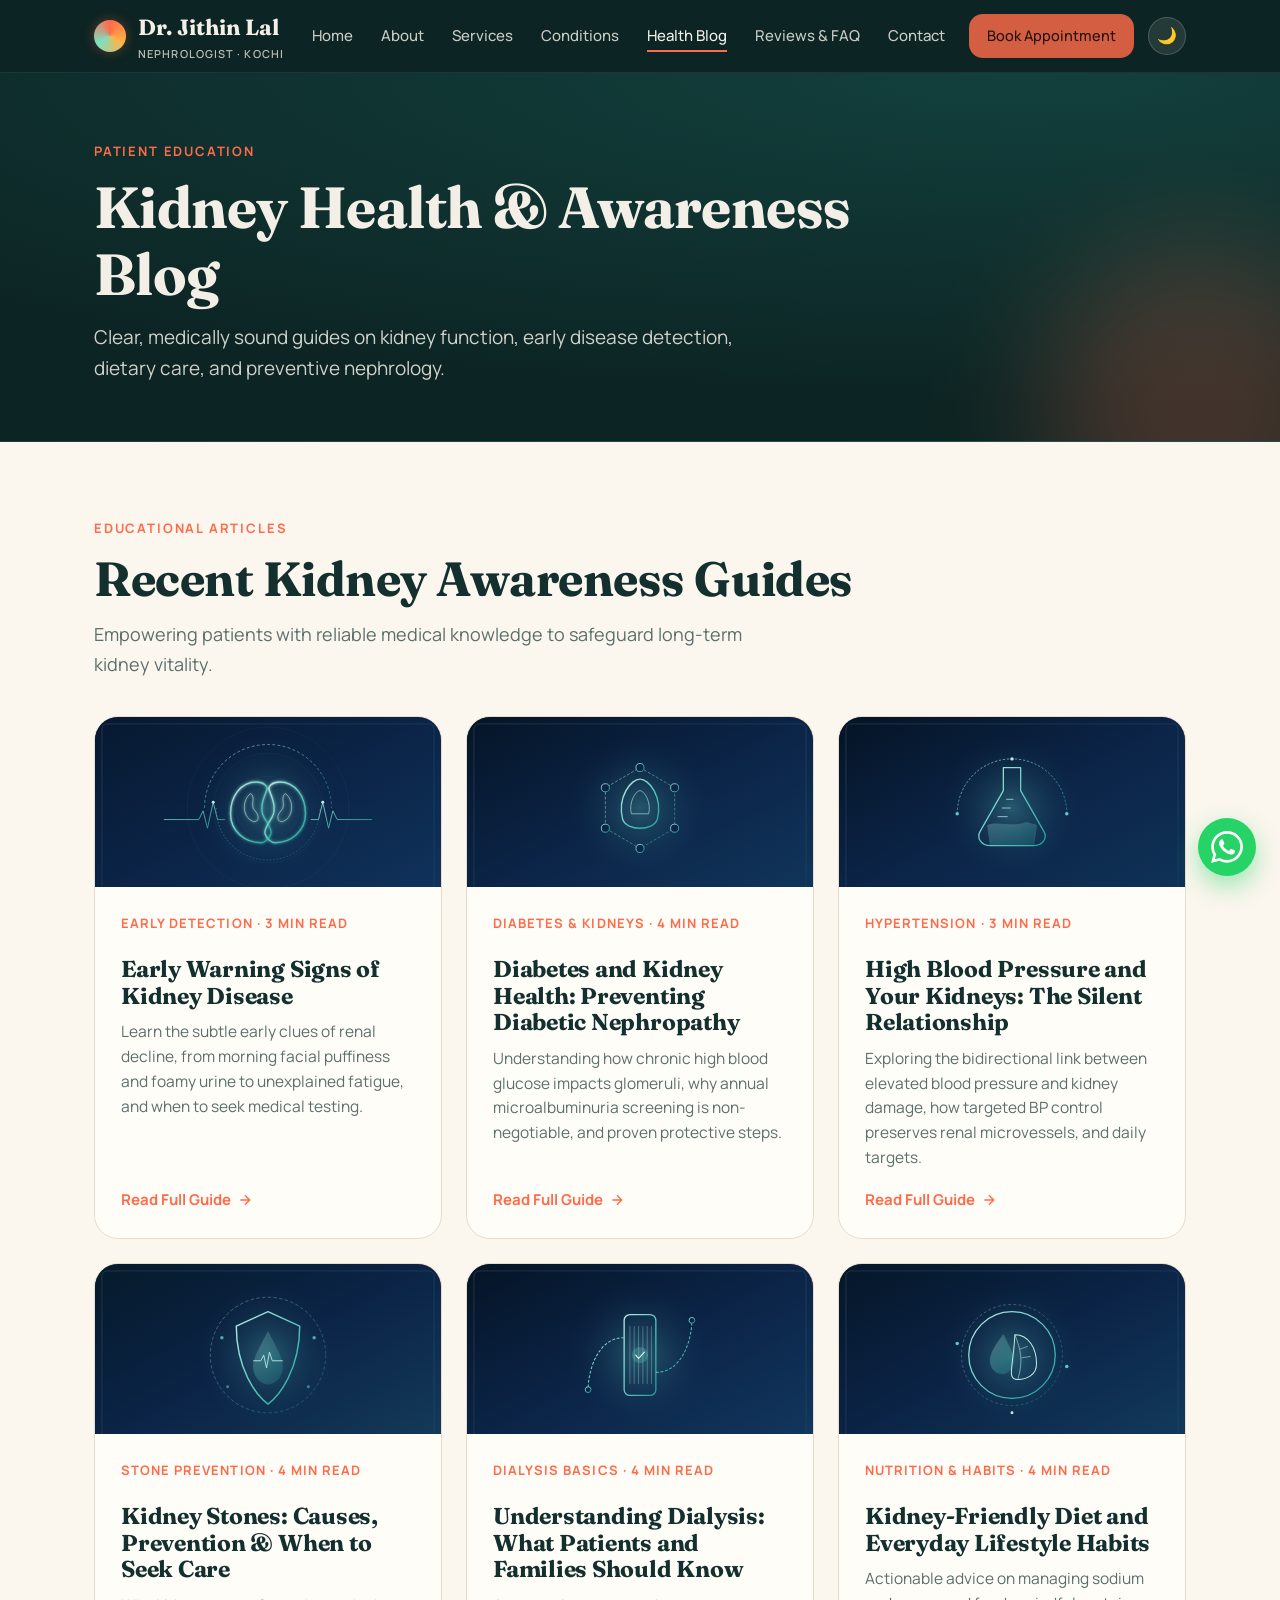
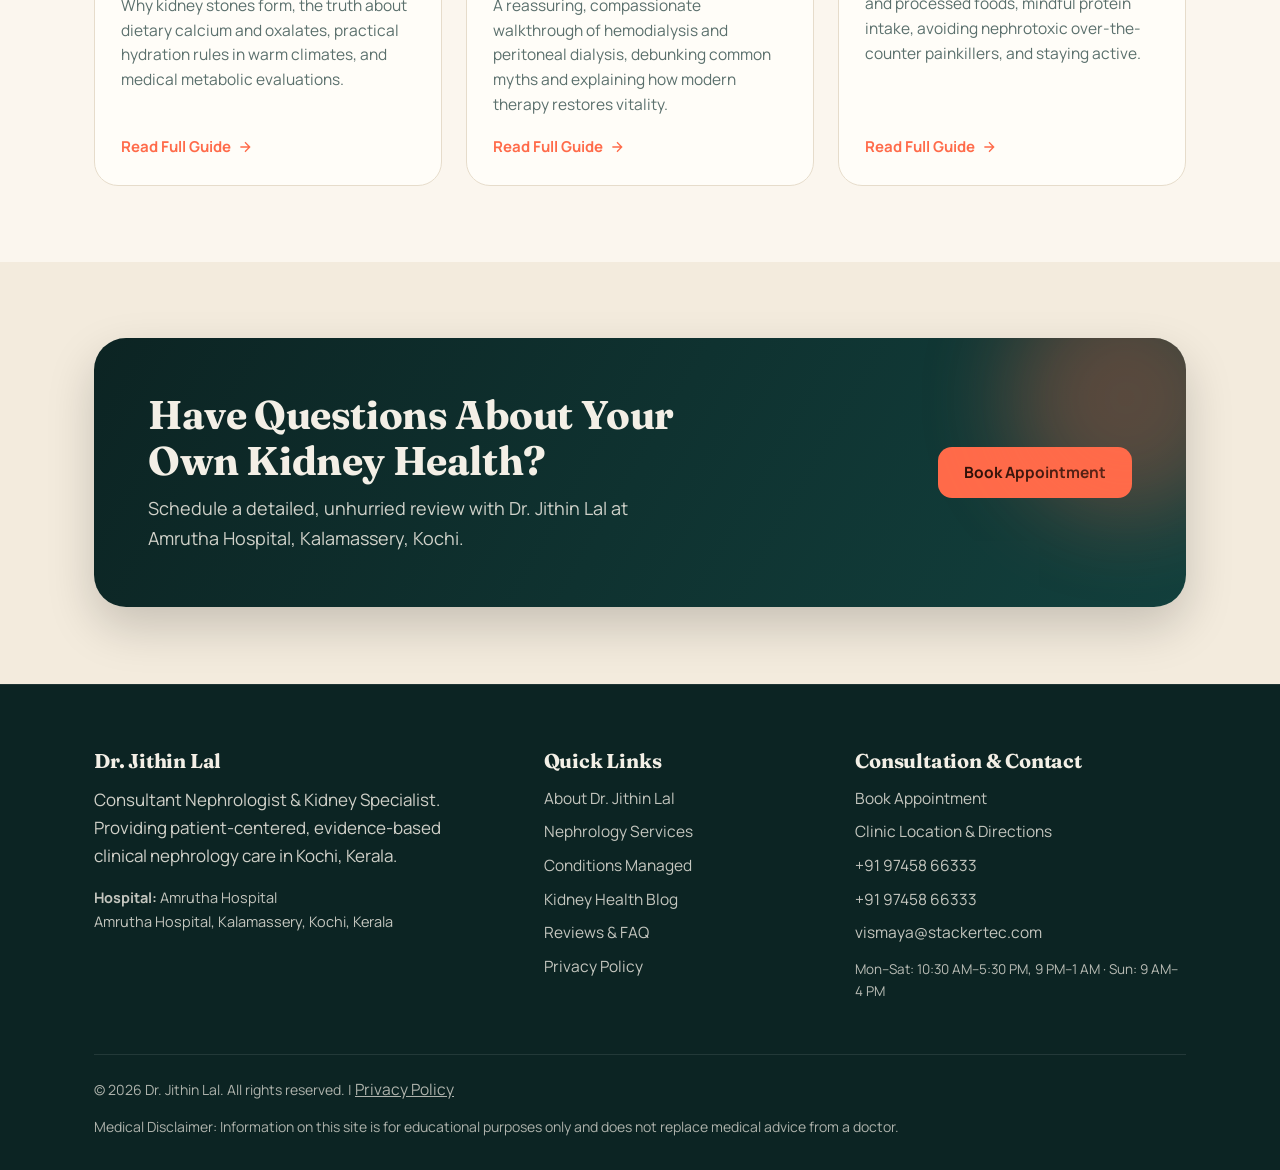
<file: doctor2-webiste/blog.html>
<!DOCTYPE html>
<html lang="en">
<head>
  <meta charset="utf-8">
  <meta name="viewport" content="width=device-width, initial-scale=1, viewport-fit=cover">
  <title>Kidney Health Blog – Dr. Jithin Lal | Nephrology Education in Kochi</title>
  <meta name="description" content="Evidence-based kidney health articles and educational guides written for patients by Consultant Nephrologist Dr. Jithin Lal (Amrutha Hospital, Kalamassery, Kochi).">
  <link rel="icon" type="image/svg+xml" href="images/favicon.svg">
  <link rel="preconnect" href="https://fonts.googleapis.com">
  <link rel="preconnect" href="https://fonts.gstatic.com" crossorigin>
  <link href="https://fonts.googleapis.com/css2?family=Fraunces:opsz,wght@9..144,500;9..144,700&family=Manrope:wght@400;500;600;700&display=swap" rel="stylesheet">
  <link rel="stylesheet" href="css/style.css">
</head>
<body>
  <div id="bar" aria-hidden="true"></div>
  <div id="glow" aria-hidden="true"></div>
  <div id="cur" aria-hidden="true"></div>

  <header>
    <div class="w">
      <nav aria-label="Main Navigation">
        <a class="logo" href="index.html">
          <span class="logo-icon" aria-hidden="true"></span>
          <span>
            Dr. Jithin Lal
            <span class="logo-sub">Nephrologist · Kochi</span>
          </span>
        </a>

        <div class="nav-right">
          <div class="links" id="lk">
            <a href="index.html">Home</a>
            <a href="about.html">About</a>
            <a href="services.html">Services</a>
            <a href="conditions.html">Conditions</a>
            <a href="blog.html" class="on">Health Blog</a>
            <a href="reviews-faq.html">Reviews &amp; FAQ</a>
            <a href="contact.html">Contact</a>
            <a class="btn" href="appointment.html">Book Appointment</a>
          </div>

          <button id="theme-toggle" class="theme-btn" aria-label="Toggle theme">🌙</button>
          <button class="menu-btn" id="mb" aria-label="Open menu" aria-expanded="false">☰</button>
        </div>
      </nav>
    </div>
  </header>

  <main>
    <div class="pg">
      <div class="w">
        <span class="eb">Patient Education</span>
        <h1>Kidney Health &amp; Awareness Blog</h1>
        <p>Clear, medically sound guides on kidney function, early disease detection, dietary care, and preventive nephrology.</p>
      </div>
    </div>

    <!-- Blog Grid -->
    <section>
      <div class="w">
        <span class="eb rv">Educational Articles</span>
        <h2 class="rv">Recent Kidney Awareness Guides</h2>
        <p class="sub rv">
          Empowering patients with reliable medical knowledge to safeguard long-term kidney vitality.
        </p>

        <div class="grid">
          <!-- Article 1 -->
          <article class="card tilt post rv">
            <div class="top-img">
              <img src="images/blog-early-signs.svg" alt="Illustration representing early warning signs of kidney disease" loading="lazy">
            </div>
            <div class="post-content">
              <span class="meta">Early Detection · 3 min read</span>
              <h3>Early Warning Signs of Kidney Disease</h3>
              <p>Learn the subtle early clues of renal decline, from morning facial puffiness and foamy urine to unexplained fatigue, and when to seek medical testing.</p>
              <a href="blog-early-signs-of-kidney-disease.html" class="card-link">Read Full Guide <svg viewBox="0 0 24 24" fill="none" stroke="currentColor" stroke-width="2"><path d="M5 12h14M12 5l7 7-7 7"/></svg></a>
            </div>
          </article>

          <!-- Article 2 -->
          <article class="card tilt post rv">
            <div class="top-img">
              <img src="images/blog-diabetes-kidney.svg" alt="Illustration representing diabetes and kidney health" loading="lazy">
            </div>
            <div class="post-content">
              <span class="meta">Diabetes &amp; Kidneys · 4 min read</span>
              <h3>Diabetes and Kidney Health: Preventing Diabetic Nephropathy</h3>
              <p>Understanding how chronic high blood glucose impacts glomeruli, why annual microalbuminuria screening is non-negotiable, and proven protective steps.</p>
              <a href="blog-diabetes-and-kidney-health.html" class="card-link">Read Full Guide <svg viewBox="0 0 24 24" fill="none" stroke="currentColor" stroke-width="2"><path d="M5 12h14M12 5l7 7-7 7"/></svg></a>
            </div>
          </article>

          <!-- Article 3 -->
          <article class="card tilt post rv">
            <div class="top-img">
              <img src="images/blog-creatinine-test.svg" alt="Illustration representing high blood pressure and kidney filtration" loading="lazy">
            </div>
            <div class="post-content">
              <span class="meta">Hypertension · 3 min read</span>
              <h3>High Blood Pressure and Your Kidneys: The Silent Relationship</h3>
              <p>Exploring the bidirectional link between elevated blood pressure and kidney damage, how targeted BP control preserves renal microvessels, and daily targets.</p>
              <a href="blog-high-blood-pressure-and-kidneys.html" class="card-link">Read Full Guide <svg viewBox="0 0 24 24" fill="none" stroke="currentColor" stroke-width="2"><path d="M5 12h14M12 5l7 7-7 7"/></svg></a>
            </div>
          </article>

          <!-- Article 4 -->
          <article class="card tilt post rv">
            <div class="top-img">
              <img src="images/blog-healthy-kidneys.svg" alt="Illustration representing kidney stone prevention" loading="lazy">
            </div>
            <div class="post-content">
              <span class="meta">Stone Prevention · 4 min read</span>
              <h3>Kidney Stones: Causes, Prevention &amp; When to Seek Care</h3>
              <p>Why kidney stones form, the truth about dietary calcium and oxalates, practical hydration rules in warm climates, and medical metabolic evaluations.</p>
              <a href="blog-kidney-stones-prevention.html" class="card-link">Read Full Guide <svg viewBox="0 0 24 24" fill="none" stroke="currentColor" stroke-width="2"><path d="M5 12h14M12 5l7 7-7 7"/></svg></a>
            </div>
          </article>

          <!-- Article 5 -->
          <article class="card tilt post rv">
            <div class="top-img">
              <img src="images/blog-dialysis-guide.svg" alt="Illustration representing dialysis guidance" loading="lazy">
            </div>
            <div class="post-content">
              <span class="meta">Dialysis Basics · 4 min read</span>
              <h3>Understanding Dialysis: What Patients and Families Should Know</h3>
              <p>A reassuring, compassionate walkthrough of hemodialysis and peritoneal dialysis, debunking common myths and explaining how modern therapy restores vitality.</p>
              <a href="blog-understanding-dialysis.html" class="card-link">Read Full Guide <svg viewBox="0 0 24 24" fill="none" stroke="currentColor" stroke-width="2"><path d="M5 12h14M12 5l7 7-7 7"/></svg></a>
            </div>
          </article>

          <!-- Article 6 -->
          <article class="card tilt post rv">
            <div class="top-img">
              <img src="images/blog-lifestyle-diet.svg" alt="Illustration representing kidney-friendly nutrition and lifestyle" loading="lazy">
            </div>
            <div class="post-content">
              <span class="meta">Nutrition &amp; Habits · 4 min read</span>
              <h3>Kidney-Friendly Diet and Everyday Lifestyle Habits</h3>
              <p>Actionable advice on managing sodium and processed foods, mindful protein intake, avoiding nephrotoxic over-the-counter painkillers, and staying active.</p>
              <a href="blog-kidney-friendly-diet-and-lifestyle.html" class="card-link">Read Full Guide <svg viewBox="0 0 24 24" fill="none" stroke="currentColor" stroke-width="2"><path d="M5 12h14M12 5l7 7-7 7"/></svg></a>
            </div>
          </article>
        </div>
      </div>
    </section>

    <!-- Consultation CTA -->
    <section class="alt">
      <div class="w">
        <div class="cta rv">
          <div>
            <h2>Have Questions About Your Own Kidney Health?</h2>
            <p>Schedule a detailed, unhurried review with Dr. Jithin Lal at Amrutha Hospital, Kalamassery, Kochi.</p>
          </div>
          <a class="btn" href="appointment.html">Book Appointment</a>
        </div>
      </div>
    </section>
  </main>

  <a href="https://wa.me/919745866333" class="wa-float" data-config-whatsapp target="_blank" rel="noopener noreferrer" aria-label="Chat with clinic desk on WhatsApp">
    <svg viewBox="0 0 24 24"><path d="M17.472 14.382c-.297-.149-1.758-.867-2.03-.967-.273-.099-.471-.148-.67.15-.197.297-.767.966-.94 1.164-.173.199-.347.223-.644.075-.297-.15-1.255-.463-2.39-1.475-.883-.788-1.48-1.761-1.653-2.059-.173-.297-.018-.458.13-.606.134-.133.298-.347.446-.52.149-.174.198-.298.298-.497.099-.198.05-.371-.025-.52-.075-.149-.669-1.612-.916-2.207-.242-.579-.487-.5-.669-.51-.173-.008-.371-.01-.57-.01-.198 0-.52.074-.792.372-.272.297-1.04 1.016-1.04 2.479 0 1.462 1.065 2.875 1.213 3.074.149.198 2.096 3.2 5.077 4.487.709.306 1.262.489 1.694.625.712.227 1.36.195 1.871.118.571-.085 1.758-.719 2.006-1.413.248-.694.248-1.289.173-1.413-.074-.124-.272-.198-.57-.347m-5.421 7.403h-.004a9.87 9.87 0 01-5.031-1.378l-.361-.214-3.741.982.998-3.648-.235-.374a9.86 9.86 0 01-1.51-5.26c.001-5.45 4.436-9.884 9.888-9.884 2.64 0 5.122 1.03 6.988 2.898a9.825 9.825 0 012.893 6.994c-.003 5.45-4.437 9.884-9.885 9.884m8.413-18.297A11.815 11.815 0 0012.05 0C5.495 0 .16 5.335.157 11.892c0 2.096.547 4.142 1.588 5.945L0 24l6.335-1.662c1.746.953 3.71 1.455 5.71 1.457h.005c6.554 0 11.89-5.335 11.893-11.893a11.82 11.82 0 00-3.48-8.413z"/></svg>
  </a>

  <footer>
    <div class="w">
      <div class="fg">
        <div>
          <h3>Dr. Jithin Lal</h3>
          <p style="opacity: 0.85; max-width: 40ch; margin: 0 0 16px;">
            Consultant Nephrologist &amp; Kidney Specialist. Providing patient-centered, evidence-based clinical nephrology care in Kochi, Kerala.
          </p>
          <p style="font-size: 14.5px; opacity: 0.8; margin: 0;">
            <strong>Hospital:</strong> <span data-config="hospital">Amrutha Hospital</span><br>
            <span data-config="address">Amrutha Hospital, Kalamassery, Kochi, Kerala</span>
          </p>
        </div>

        <div>
          <h3>Quick Links</h3>
          <a href="about.html">About Dr. Jithin Lal</a>
          <a href="services.html">Nephrology Services</a>
          <a href="conditions.html">Conditions Managed</a>
          <a href="blog.html">Kidney Health Blog</a>
          <a href="reviews-faq.html">Reviews &amp; FAQ</a>
          <a href="privacy-policy.html">Privacy Policy</a>
        </div>

        <div>
          <h3>Consultation &amp; Contact</h3>
          <a href="appointment.html">Book Appointment</a>
          <a href="contact.html">Clinic Location &amp; Directions</a>
          <a href="tel:+919745866333" data-config-phone data-config-phone-text>+91 97458 66333</a>
          <a href="https://wa.me/919745866333" data-config-whatsapp data-config-whatsapp-text target="_blank" rel="noopener noreferrer">+91 97458 66333</a>
          <a href="mailto:vismaya@stackertec.com" data-config-email data-config-email-text>vismaya@stackertec.com</a>
          <p style="font-size: 13.5px; opacity: 0.75; margin-top: 12px;" data-config="timingsShort">
            Mon–Sat: 10:30 AM–5:30 PM, 9 PM–1 AM · Sun: 9 AM–4 PM
          </p>
        </div>
      </div>

      <div class="fine">
        <div>
          &copy; 2026 Dr. Jithin Lal. All rights reserved. | <a href="privacy-policy.html">Privacy Policy</a>
        </div>
        <div>
          Medical Disclaimer: Information on this site is for educational purposes only and does not replace medical advice from a doctor.
        </div>
      </div>
    </div>
  </footer>

  <script src="js/config.js"></script>
  <script src="js/main.js"></script>
</body>
</html>
</file>
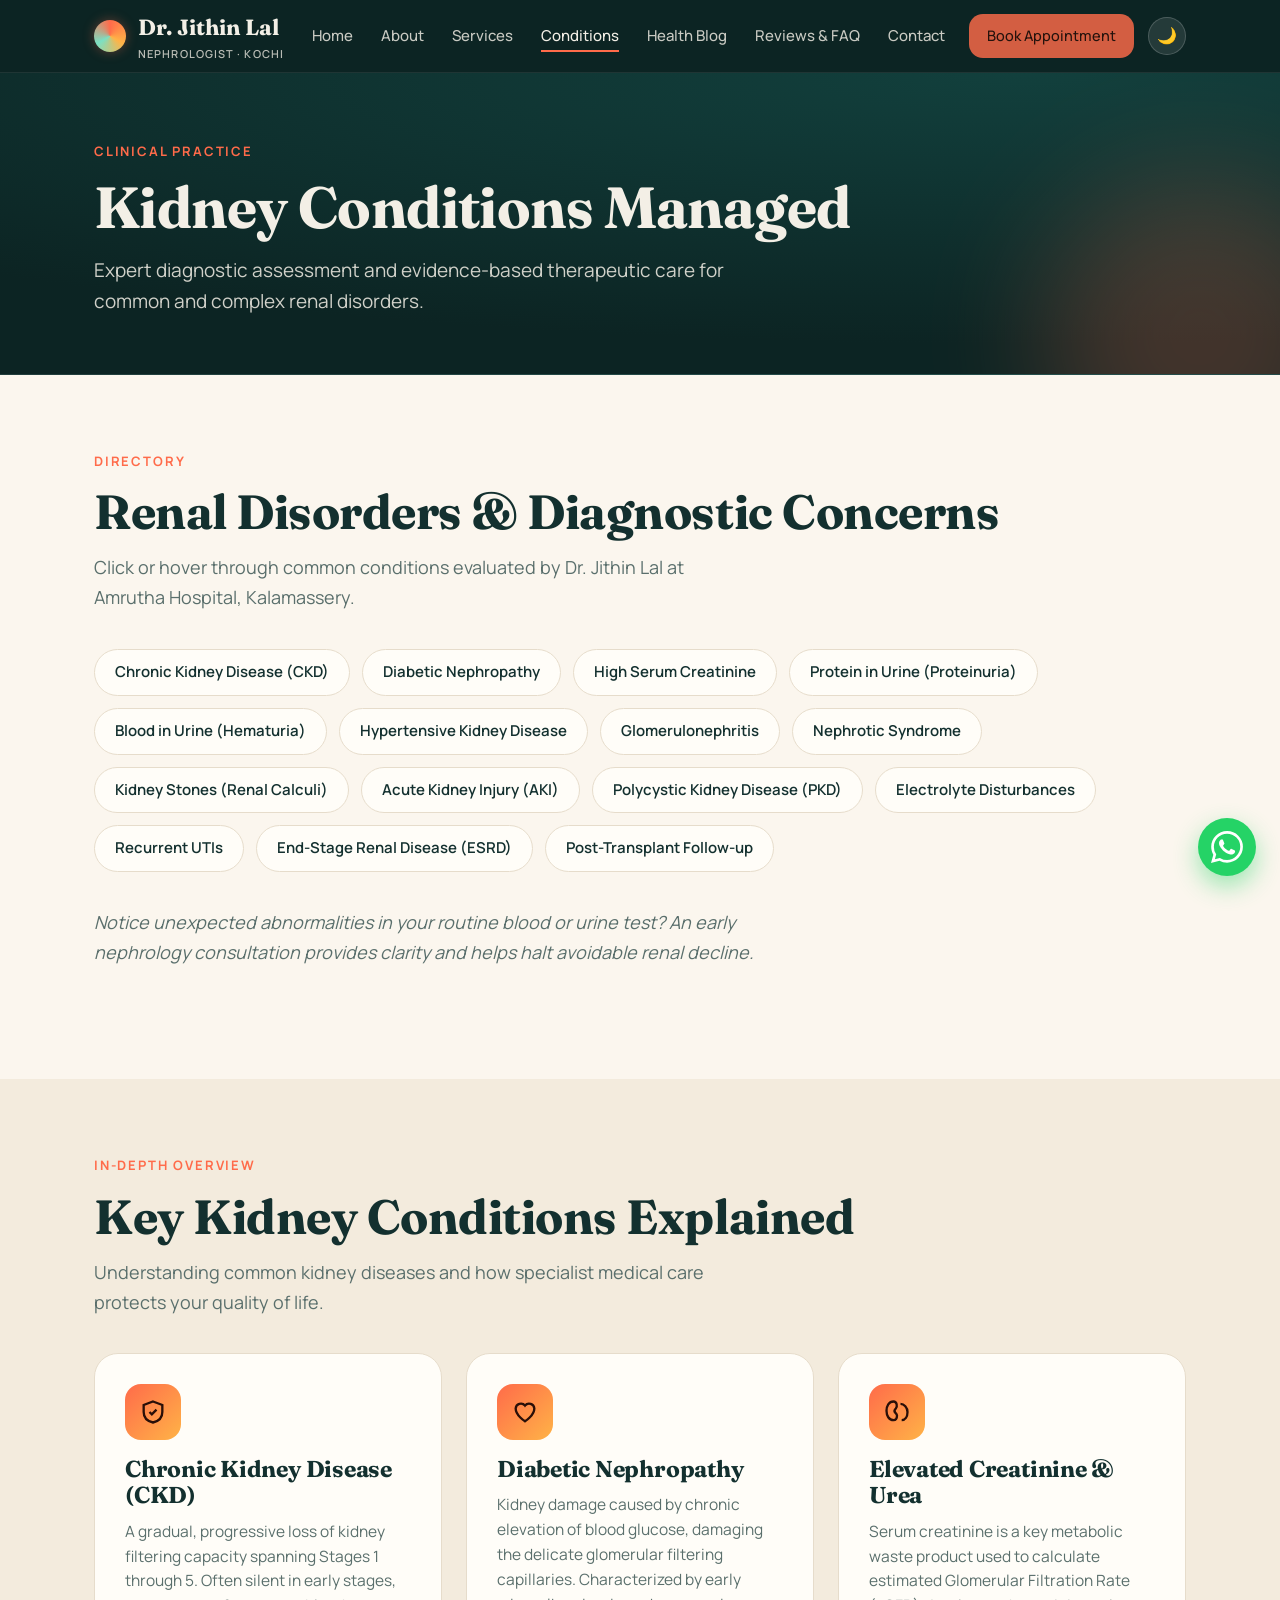
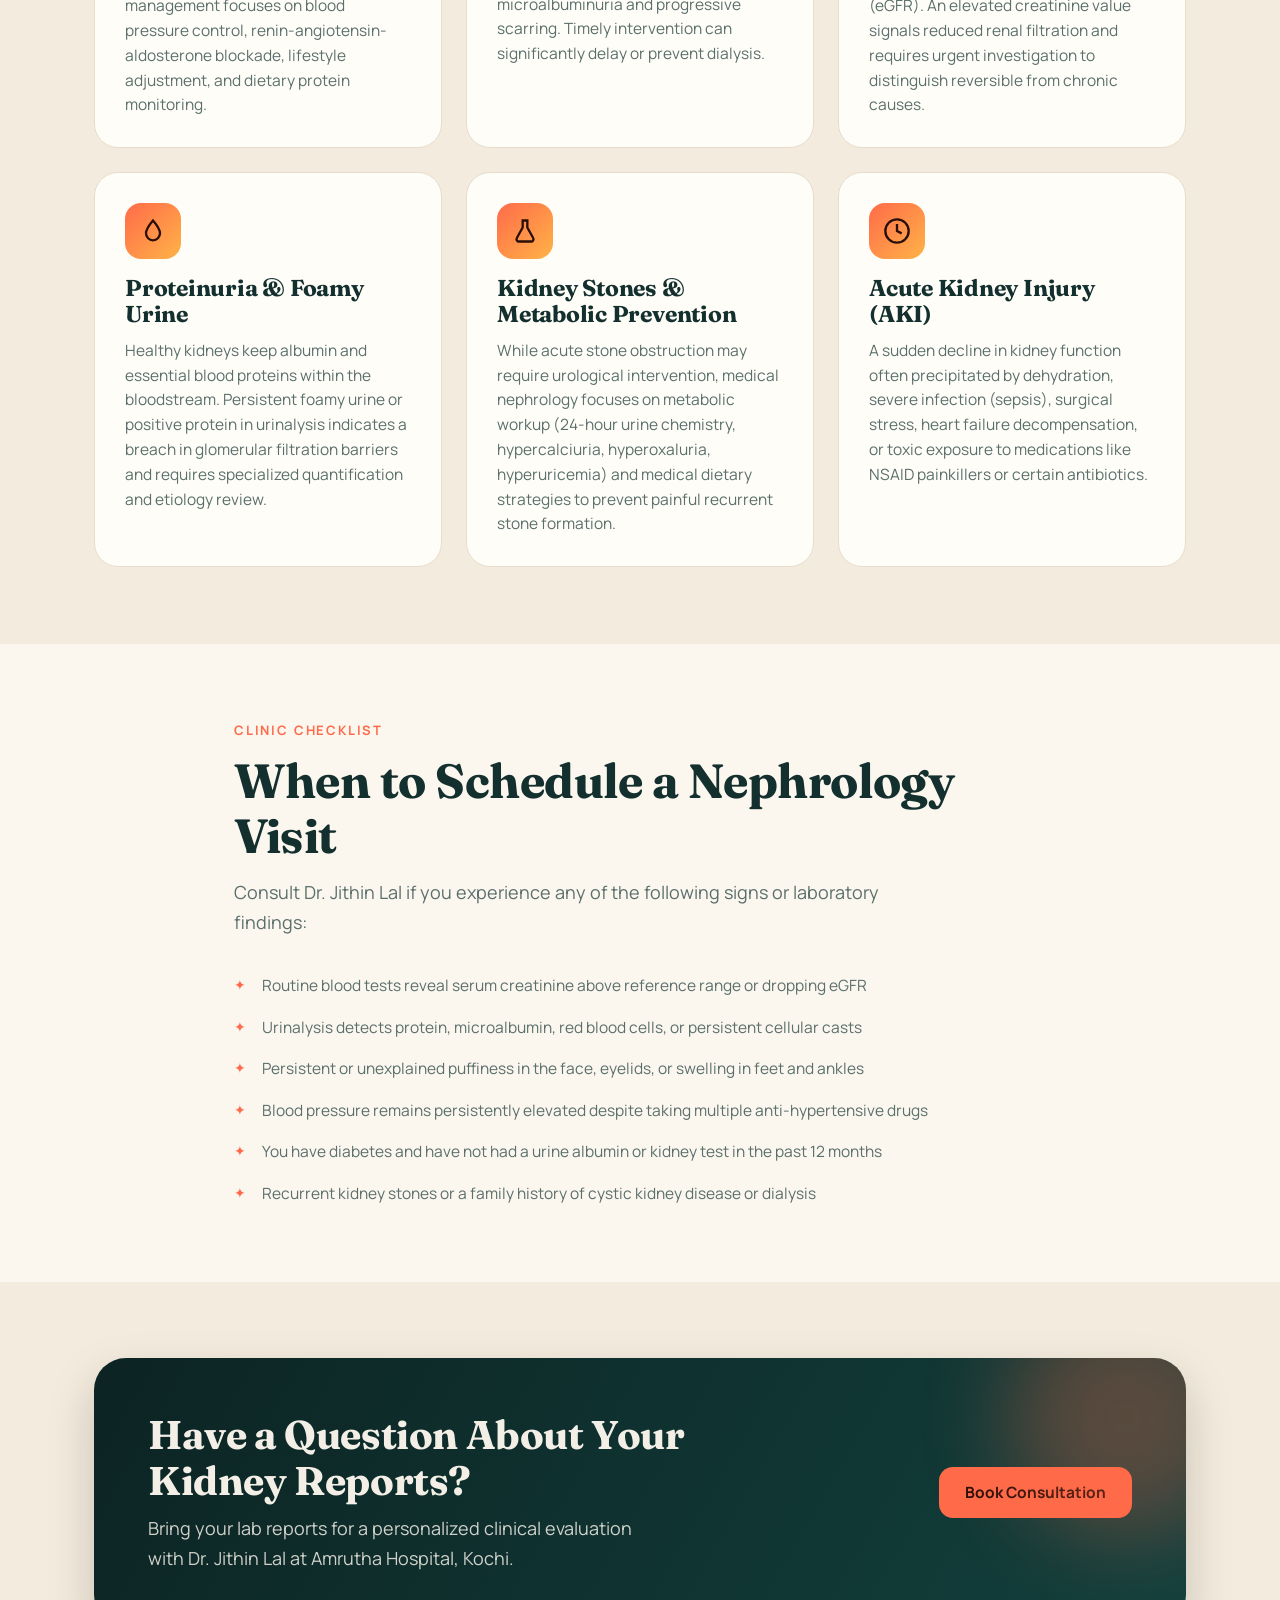
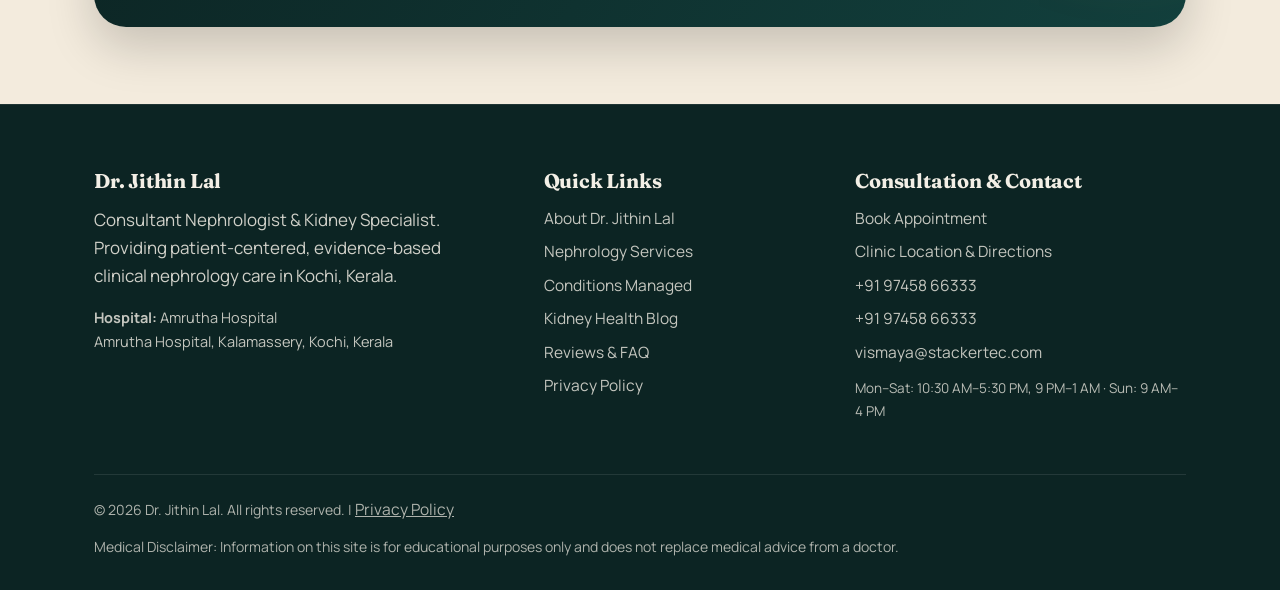
<file: doctor2-webiste/conditions.html>
<!DOCTYPE html>
<html lang="en">
<head>
  <meta charset="utf-8">
  <meta name="viewport" content="width=device-width, initial-scale=1, viewport-fit=cover">
  <title>Kidney Conditions Treated – Dr. Jithin Lal | Nephrologist in Kochi, Kerala</title>
  <meta name="description" content="Clinical evaluation and treatment of kidney conditions by Dr. Jithin Lal in Kalamassery, Kochi: chronic kidney disease, diabetic nephropathy, kidney stones, elevated creatinine, and proteinuria.">
  <link rel="icon" type="image/svg+xml" href="images/favicon.svg">
  <link rel="preconnect" href="https://fonts.googleapis.com">
  <link rel="preconnect" href="https://fonts.gstatic.com" crossorigin>
  <link href="https://fonts.googleapis.com/css2?family=Fraunces:opsz,wght@9..144,500;9..144,700&family=Manrope:wght@400;500;600;700&display=swap" rel="stylesheet">
  <link rel="stylesheet" href="css/style.css">
</head>
<body>
  <div id="bar" aria-hidden="true"></div>
  <div id="glow" aria-hidden="true"></div>
  <div id="cur" aria-hidden="true"></div>

  <header>
    <div class="w">
      <nav aria-label="Main Navigation">
        <a class="logo" href="index.html">
          <span class="logo-icon" aria-hidden="true"></span>
          <span>
            Dr. Jithin Lal
            <span class="logo-sub">Nephrologist · Kochi</span>
          </span>
        </a>

        <div class="nav-right">
          <div class="links" id="lk">
            <a href="index.html">Home</a>
            <a href="about.html">About</a>
            <a href="services.html">Services</a>
            <a href="conditions.html" class="on">Conditions</a>
            <a href="blog.html">Health Blog</a>
            <a href="reviews-faq.html">Reviews &amp; FAQ</a>
            <a href="contact.html">Contact</a>
            <a class="btn" href="appointment.html">Book Appointment</a>
          </div>

          <button id="theme-toggle" class="theme-btn" aria-label="Toggle theme">🌙</button>
          <button class="menu-btn" id="mb" aria-label="Open menu" aria-expanded="false">☰</button>
        </div>
      </nav>
    </div>
  </header>

  <main>
    <div class="pg">
      <div class="w">
        <span class="eb">Clinical Practice</span>
        <h1>Kidney Conditions Managed</h1>
        <p>Expert diagnostic assessment and evidence-based therapeutic care for common and complex renal disorders.</p>
      </div>
    </div>

    <!-- Interactive Filter Chips -->
    <section>
      <div class="w">
        <span class="eb rv">Directory</span>
        <h2 class="rv">Renal Disorders &amp; Diagnostic Concerns</h2>
        <p class="sub rv">
          Click or hover through common conditions evaluated by Dr. Jithin Lal at Amrutha Hospital, Kalamassery.
        </p>

        <div class="chips rv">
          <span>Chronic Kidney Disease (CKD)</span>
          <span>Diabetic Nephropathy</span>
          <span>High Serum Creatinine</span>
          <span>Protein in Urine (Proteinuria)</span>
          <span>Blood in Urine (Hematuria)</span>
          <span>Hypertensive Kidney Disease</span>
          <span>Glomerulonephritis</span>
          <span>Nephrotic Syndrome</span>
          <span>Kidney Stones (Renal Calculi)</span>
          <span>Acute Kidney Injury (AKI)</span>
          <span>Polycystic Kidney Disease (PKD)</span>
          <span>Electrolyte Disturbances</span>
          <span>Recurrent UTIs</span>
          <span>End-Stage Renal Disease (ESRD)</span>
          <span>Post-Transplant Follow-up</span>
        </div>

        <p class="sub rv" style="margin-top: 36px;">
          <em>Notice unexpected abnormalities in your routine blood or urine test? An early nephrology consultation provides clarity and helps halt avoidable renal decline.</em>
        </p>
      </div>
    </section>

    <!-- Detailed Conditions Categories -->
    <section class="alt">
      <div class="w">
        <span class="eb rv">In-Depth Overview</span>
        <h2 class="rv">Key Kidney Conditions Explained</h2>
        <p class="sub rv">Understanding common kidney diseases and how specialist medical care protects your quality of life.</p>

        <div class="grid">
          <!-- Card 1 -->
          <div class="card tilt rv">
            <div class="ic">
              <svg viewBox="0 0 24 24" fill="none" stroke="currentColor" stroke-width="2"><path d="M12 3l8 3v6c0 5-3.5 8-8 9-4.5-1-8-4-8-9V6z"/><path d="M9 12l2 2 4-4"/></svg>
            </div>
            <h3>Chronic Kidney Disease (CKD)</h3>
            <p>
              A gradual, progressive loss of kidney filtering capacity spanning Stages 1 through 5. Often silent in early stages, management focuses on blood pressure control, renin-angiotensin-aldosterone blockade, lifestyle adjustment, and dietary protein monitoring.
            </p>
          </div>

          <!-- Card 2 -->
          <div class="card tilt rv">
            <div class="ic">
              <svg viewBox="0 0 24 24" fill="none" stroke="currentColor" stroke-width="2"><path d="M12 20s-8-5-8-11a4.5 4.5 0 0 1 8-2.5A4.5 4.5 0 0 1 20 9c0 6-8 11-8 11z"/></svg>
            </div>
            <h3>Diabetic Nephropathy</h3>
            <p>
              Kidney damage caused by chronic elevation of blood glucose, damaging the delicate glomerular filtering capillaries. Characterized by early microalbuminuria and progressive scarring. Timely intervention can significantly delay or prevent dialysis.
            </p>
          </div>

          <!-- Card 3 -->
          <div class="card tilt rv">
            <div class="ic">
              <svg viewBox="0 0 24 24" fill="none" stroke="currentColor" stroke-width="2"><path d="M9 3C5 3 3 7 3 11s2 8 6 8c2 0 3-1.5 3-4 0-1-.5-1.5-1.5-2.5C9.5 11.5 10 10 11 9c1.5-1.5 1-6-2-6z"/><path d="M15 5c3 0 6 3 6 7s-2 7-5 7"/></svg>
            </div>
            <h3>Elevated Creatinine &amp; Urea</h3>
            <p>
              Serum creatinine is a key metabolic waste product used to calculate estimated Glomerular Filtration Rate (eGFR). An elevated creatinine value signals reduced renal filtration and requires urgent investigation to distinguish reversible from chronic causes.
            </p>
          </div>

          <!-- Card 4 -->
          <div class="card tilt rv">
            <div class="ic">
              <svg viewBox="0 0 24 24" fill="none" stroke="currentColor" stroke-width="2"><path d="M12 3s6 7 6 11a6 6 0 0 1-12 0c0-4 6-11 6-11z"/></svg>
            </div>
            <h3>Proteinuria &amp; Foamy Urine</h3>
            <p>
              Healthy kidneys keep albumin and essential blood proteins within the bloodstream. Persistent foamy urine or positive protein in urinalysis indicates a breach in glomerular filtration barriers and requires specialized quantification and etiology review.
            </p>
          </div>

          <!-- Card 5 -->
          <div class="card tilt rv">
            <div class="ic">
              <svg viewBox="0 0 24 24" fill="none" stroke="currentColor" stroke-width="2"><path d="M9 3h6M10 3v6l-5 9a2 2 0 0 0 2 3h10a2 2 0 0 0 2-3l-5-9V3"/></svg>
            </div>
            <h3>Kidney Stones &amp; Metabolic Prevention</h3>
            <p>
              While acute stone obstruction may require urological intervention, medical nephrology focuses on metabolic workup (24-hour urine chemistry, hypercalciuria, hyperoxaluria, hyperuricemia) and medical dietary strategies to prevent painful recurrent stone formation.
            </p>
          </div>

          <!-- Card 6 -->
          <div class="card tilt rv">
            <div class="ic">
              <svg viewBox="0 0 24 24" fill="none" stroke="currentColor" stroke-width="2"><circle cx="12" cy="12" r="10"/><polyline points="12 6 12 12 16 14"/></svg>
            </div>
            <h3>Acute Kidney Injury (AKI)</h3>
            <p>
              A sudden decline in kidney function often precipitated by dehydration, severe infection (sepsis), surgical stress, heart failure decompensation, or toxic exposure to medications like NSAID painkillers or certain antibiotics.
            </p>
          </div>
        </div>
      </div>
    </section>

    <!-- Diagnostic Checklist -->
    <section>
      <div class="w" style="max-width: 860px;">
        <span class="eb rv">Clinic Checklist</span>
        <h2 class="rv">When to Schedule a Nephrology Visit</h2>
        <p class="sub rv">Consult Dr. Jithin Lal if you experience any of the following signs or laboratory findings:</p>

        <ul class="list rv" style="gap: 16px; font-size: 16.5px;">
          <li>Routine blood tests reveal serum creatinine above reference range or dropping eGFR</li>
          <li>Urinalysis detects protein, microalbumin, red blood cells, or persistent cellular casts</li>
          <li>Persistent or unexplained puffiness in the face, eyelids, or swelling in feet and ankles</li>
          <li>Blood pressure remains persistently elevated despite taking multiple anti-hypertensive drugs</li>
          <li>You have diabetes and have not had a urine albumin or kidney test in the past 12 months</li>
          <li>Recurrent kidney stones or a family history of cystic kidney disease or dialysis</li>
        </ul>
      </div>
    </section>

    <!-- CTA Banner -->
    <section class="alt">
      <div class="w">
        <div class="cta rv">
          <div>
            <h2>Have a Question About Your Kidney Reports?</h2>
            <p>Bring your lab reports for a personalized clinical evaluation with Dr. Jithin Lal at Amrutha Hospital, Kochi.</p>
          </div>
          <a class="btn" href="appointment.html">Book Consultation</a>
        </div>
      </div>
    </section>
  </main>

  <a href="https://wa.me/919745866333" class="wa-float" data-config-whatsapp target="_blank" rel="noopener noreferrer" aria-label="Chat with clinic desk on WhatsApp">
    <svg viewBox="0 0 24 24"><path d="M17.472 14.382c-.297-.149-1.758-.867-2.03-.967-.273-.099-.471-.148-.67.15-.197.297-.767.966-.94 1.164-.173.199-.347.223-.644.075-.297-.15-1.255-.463-2.39-1.475-.883-.788-1.48-1.761-1.653-2.059-.173-.297-.018-.458.13-.606.134-.133.298-.347.446-.52.149-.174.198-.298.298-.497.099-.198.05-.371-.025-.52-.075-.149-.669-1.612-.916-2.207-.242-.579-.487-.5-.669-.51-.173-.008-.371-.01-.57-.01-.198 0-.52.074-.792.372-.272.297-1.04 1.016-1.04 2.479 0 1.462 1.065 2.875 1.213 3.074.149.198 2.096 3.2 5.077 4.487.709.306 1.262.489 1.694.625.712.227 1.36.195 1.871.118.571-.085 1.758-.719 2.006-1.413.248-.694.248-1.289.173-1.413-.074-.124-.272-.198-.57-.347m-5.421 7.403h-.004a9.87 9.87 0 01-5.031-1.378l-.361-.214-3.741.982.998-3.648-.235-.374a9.86 9.86 0 01-1.51-5.26c.001-5.45 4.436-9.884 9.888-9.884 2.64 0 5.122 1.03 6.988 2.898a9.825 9.825 0 012.893 6.994c-.003 5.45-4.437 9.884-9.885 9.884m8.413-18.297A11.815 11.815 0 0012.05 0C5.495 0 .16 5.335.157 11.892c0 2.096.547 4.142 1.588 5.945L0 24l6.335-1.662c1.746.953 3.71 1.455 5.71 1.457h.005c6.554 0 11.89-5.335 11.893-11.893a11.82 11.82 0 00-3.48-8.413z"/></svg>
  </a>

  <footer>
    <div class="w">
      <div class="fg">
        <div>
          <h3>Dr. Jithin Lal</h3>
          <p style="opacity: 0.85; max-width: 40ch; margin: 0 0 16px;">
            Consultant Nephrologist &amp; Kidney Specialist. Providing patient-centered, evidence-based clinical nephrology care in Kochi, Kerala.
          </p>
          <p style="font-size: 14.5px; opacity: 0.8; margin: 0;">
            <strong>Hospital:</strong> <span data-config="hospital">Amrutha Hospital</span><br>
            <span data-config="address">Amrutha Hospital, Kalamassery, Kochi, Kerala</span>
          </p>
        </div>

        <div>
          <h3>Quick Links</h3>
          <a href="about.html">About Dr. Jithin Lal</a>
          <a href="services.html">Nephrology Services</a>
          <a href="conditions.html">Conditions Managed</a>
          <a href="blog.html">Kidney Health Blog</a>
          <a href="reviews-faq.html">Reviews &amp; FAQ</a>
          <a href="privacy-policy.html">Privacy Policy</a>
        </div>

        <div>
          <h3>Consultation &amp; Contact</h3>
          <a href="appointment.html">Book Appointment</a>
          <a href="contact.html">Clinic Location &amp; Directions</a>
          <a href="tel:+919745866333" data-config-phone data-config-phone-text>+91 97458 66333</a>
          <a href="https://wa.me/919745866333" data-config-whatsapp data-config-whatsapp-text target="_blank" rel="noopener noreferrer">+91 97458 66333</a>
          <a href="mailto:vismaya@stackertec.com" data-config-email data-config-email-text>vismaya@stackertec.com</a>
          <p style="font-size: 13.5px; opacity: 0.75; margin-top: 12px;" data-config="timingsShort">
            Mon–Sat: 10:30 AM–5:30 PM, 9 PM–1 AM · Sun: 9 AM–4 PM
          </p>
        </div>
      </div>

      <div class="fine">
        <div>
          &copy; 2026 Dr. Jithin Lal. All rights reserved. | <a href="privacy-policy.html">Privacy Policy</a>
        </div>
        <div>
          Medical Disclaimer: Information on this site is for educational purposes only and does not replace medical advice from a doctor.
        </div>
      </div>
    </div>
  </footer>

  <script src="js/config.js"></script>
  <script src="js/main.js"></script>
</body>
</html>
</file>
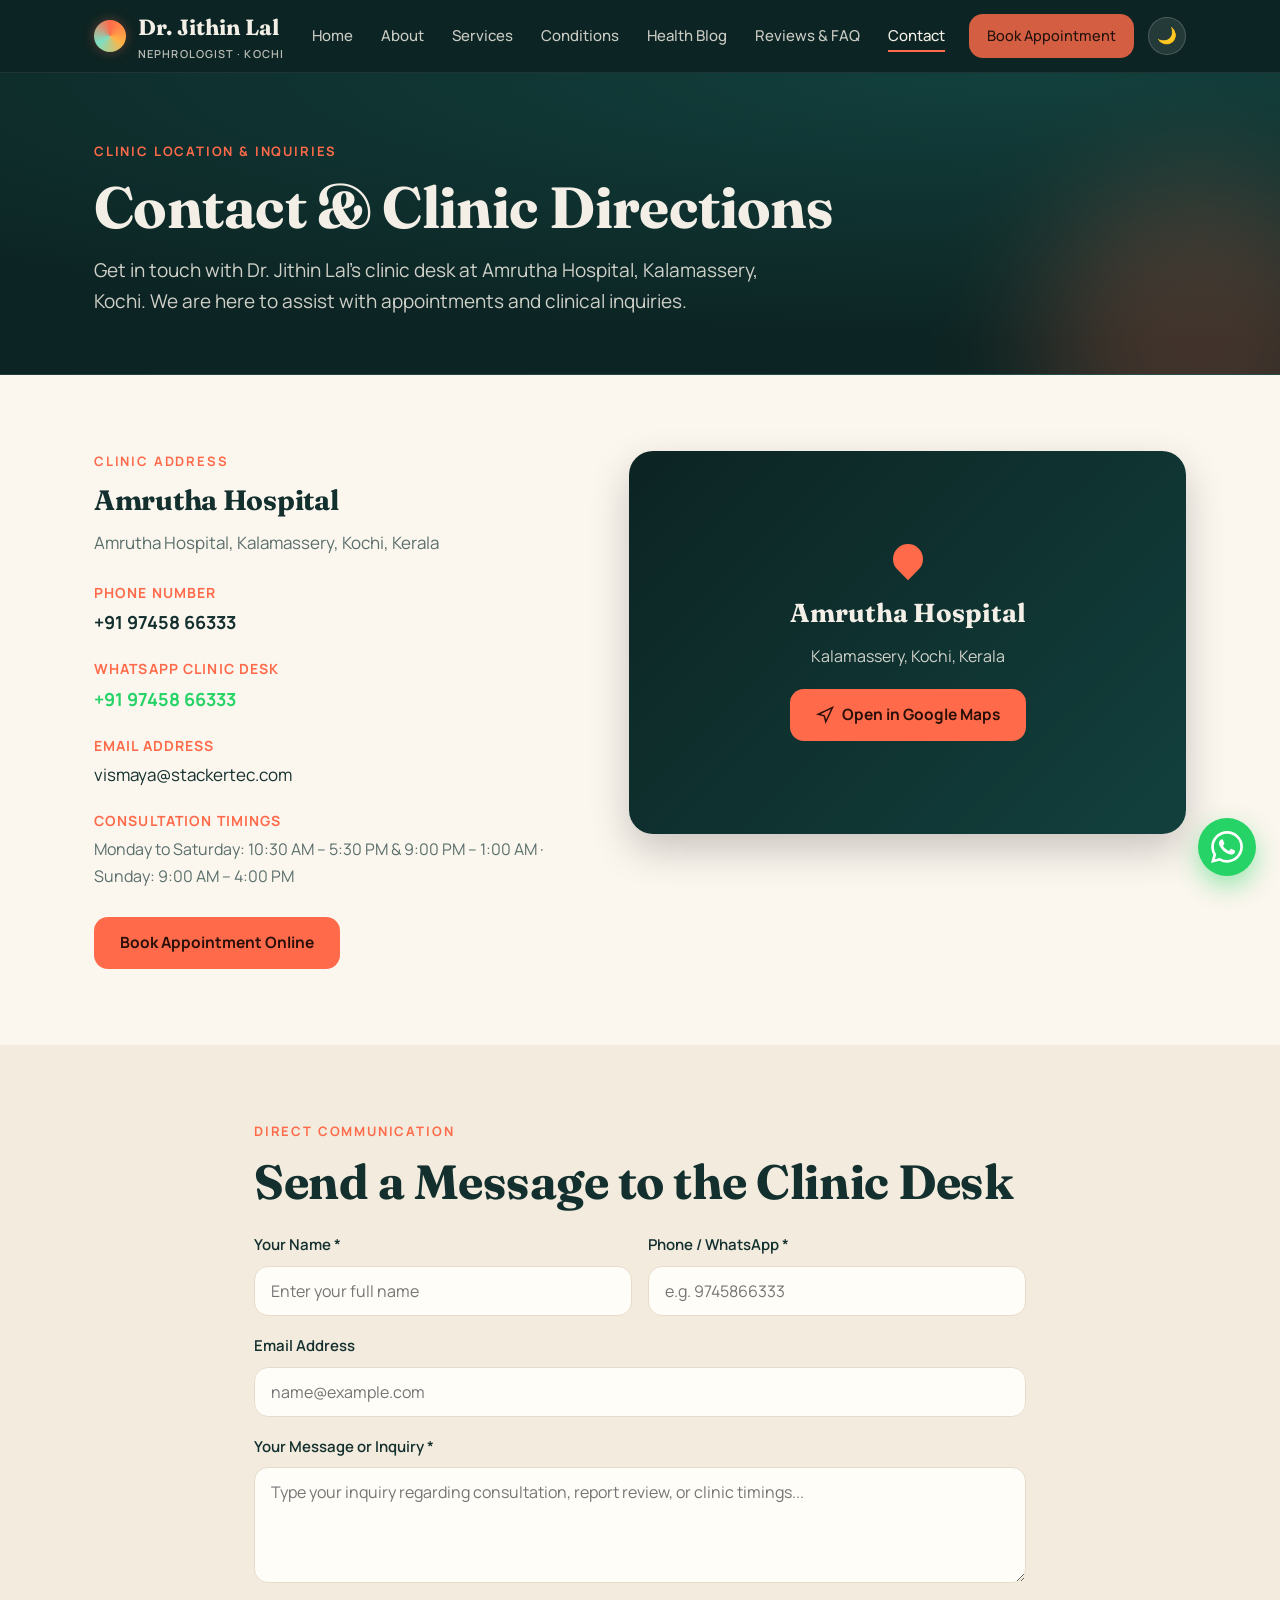
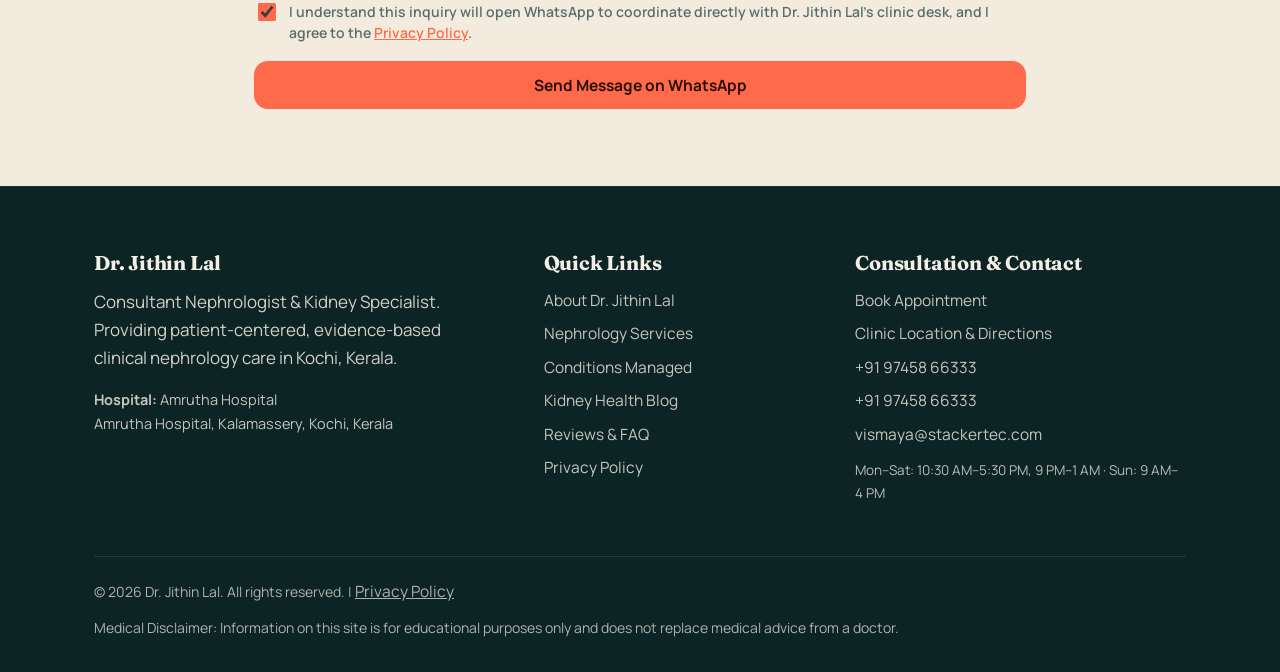
<file: doctor2-webiste/contact.html>
<!DOCTYPE html>
<html lang="en">
<head>
  <meta charset="utf-8">
  <meta name="viewport" content="width=device-width, initial-scale=1, viewport-fit=cover">
  <title>Contact & Location – Dr. Jithin Lal | Amrutha Hospital, Kochi, Kerala</title>
  <meta name="description" content="Contact Dr. Jithin Lal, Consultant Nephrologist at Amrutha Hospital, Kalamassery, Kochi. Clinic timings, telephone, WhatsApp desk, and Google Maps directions.">
  <link rel="icon" type="image/svg+xml" href="images/favicon.svg">
  <link rel="preconnect" href="https://fonts.googleapis.com">
  <link rel="preconnect" href="https://fonts.gstatic.com" crossorigin>
  <link href="https://fonts.googleapis.com/css2?family=Fraunces:opsz,wght@9..144,500;9..144,700&family=Manrope:wght@400;500;600;700&display=swap" rel="stylesheet">
  <link rel="stylesheet" href="css/style.css">
</head>
<body>
  <div id="bar" aria-hidden="true"></div>
  <div id="glow" aria-hidden="true"></div>
  <div id="cur" aria-hidden="true"></div>

  <header>
    <div class="w">
      <nav aria-label="Main Navigation">
        <a class="logo" href="index.html">
          <span class="logo-icon" aria-hidden="true"></span>
          <span>
            Dr. Jithin Lal
            <span class="logo-sub">Nephrologist · Kochi</span>
          </span>
        </a>

        <div class="nav-right">
          <div class="links" id="lk">
            <a href="index.html">Home</a>
            <a href="about.html">About</a>
            <a href="services.html">Services</a>
            <a href="conditions.html">Conditions</a>
            <a href="blog.html">Health Blog</a>
            <a href="reviews-faq.html">Reviews &amp; FAQ</a>
            <a href="contact.html" class="on">Contact</a>
            <a class="btn" href="appointment.html">Book Appointment</a>
          </div>

          <button id="theme-toggle" class="theme-btn" aria-label="Toggle theme">🌙</button>
          <button class="menu-btn" id="mb" aria-label="Open menu" aria-expanded="false">☰</button>
        </div>
      </nav>
    </div>
  </header>

  <main>
    <div class="pg">
      <div class="w">
        <span class="eb">Clinic Location &amp; Inquiries</span>
        <h1>Contact &amp; Clinic Directions</h1>
        <p>Get in touch with Dr. Jithin Lal's clinic desk at Amrutha Hospital, Kalamassery, Kochi. We are here to assist with appointments and clinical inquiries.</p>
      </div>
    </div>

    <!-- Contact & Map Section -->
    <section>
      <div class="w split">
        <!-- Clinic Information & Form -->
        <div class="info rv">
          <span class="eb">Clinic Address</span>
          <h2 style="font-size: 28px; margin-bottom: 12px;" data-config="hospital">Amrutha Hospital</h2>
          <p style="font-size: 17px; color: var(--muted); margin-bottom: 24px;" data-config="address">
            Amrutha Hospital, Kalamassery, Kochi, Kerala
          </p>

          <p>
            <b>Phone Number</b>
            <a href="tel:+919745866333" data-config-phone data-config-phone-text style="font-size: 18px; font-weight: 700; color: var(--ink);">+91 97458 66333</a>
          </p>

          <p>
            <b>WhatsApp Clinic Desk</b>
            <a href="https://wa.me/919745866333" data-config-whatsapp data-config-whatsapp-text target="_blank" rel="noopener noreferrer" style="font-size: 18px; font-weight: 700; color: var(--wa);">+91 97458 66333</a>
          </p>

          <p>
            <b>Email Address</b>
            <a href="mailto:vismaya@stackertec.com" data-config-email data-config-email-text style="font-size: 17px; color: var(--ink);">vismaya@stackertec.com</a>
          </p>

          <p>
            <b>Consultation Timings</b>
            <span style="display: block; color: var(--muted); font-size: 16px; margin-top: 4px;" data-config="timings">
              Monday to Saturday: 10:30 AM – 5:30 PM &amp; 9:00 PM – 1:00 AM · Sunday: 9:00 AM – 4:00 PM
            </span>
          </p>

          <div style="margin-top: 28px;">
            <a class="btn" href="appointment.html">Book Appointment Online</a>
          </div>
        </div>

        <!-- Google Maps Location Card -->
        <div class="rv">
          <div class="map-card tilt">
            <div>
              <div class="pin" aria-hidden="true"></div>
              <b style="font-family: 'Fraunces', serif; font-size: 26px; display: block; margin-bottom: 8px;">Amrutha Hospital</b>
              <p style="opacity: 0.85; margin: 0 0 20px; font-size: 16px;">
                Kalamassery, Kochi, Kerala
              </p>
              <a class="btn" href="https://share.google/udCwgDnAncq3Zrb6b" data-config-maps target="_blank" rel="noopener noreferrer" style="background: var(--acc); color: var(--accink);">
                <svg viewBox="0 0 24 24" width="18" height="18" fill="none" stroke="currentColor" stroke-width="2"><polygon points="3 11 22 2 13 21 11 13 3 11"/></svg>
                Open in Google Maps
              </a>
            </div>
          </div>
        </div>
      </div>
    </section>

    <!-- Message / Inquiry Form -->
    <section class="alt">
      <div class="w" style="max-width: 820px;">
        <span class="eb rv">Direct Communication</span>
        <h2 class="rv" style="margin-bottom: 24px;">Send a Message to the Clinic Desk</h2>

        <form id="contact-form" class="rv" novalidate>
          <div class="two">
            <label>
              Your Name *
              <input type="text" name="name" required autocomplete="name" placeholder="Enter your full name">
            </label>
            <label>
              Phone / WhatsApp *
              <input type="tel" name="phone" required autocomplete="tel" placeholder="e.g. 9745866333">
            </label>
          </div>

          <label>
            Email Address
            <input type="email" name="email" autocomplete="email" placeholder="name@example.com">
          </label>

          <label>
            Your Message or Inquiry *
            <textarea name="reason" rows="4" required placeholder="Type your inquiry regarding consultation, report review, or clinic timings..."></textarea>
          </label>

          <label class="form-consent">
            <input type="checkbox" name="consent" required checked>
            <span>
              I understand this inquiry will open WhatsApp to coordinate directly with Dr. Jithin Lal's clinic desk, and I agree to the <a href="privacy-policy.html" target="_blank">Privacy Policy</a>.
            </span>
          </label>

          <button class="btn" type="submit">
            Send Message on WhatsApp
          </button>

          <div class="ok" role="status"></div>
        </form>
      </div>
    </section>
  </main>

  <a href="https://wa.me/919745866333" class="wa-float" data-config-whatsapp target="_blank" rel="noopener noreferrer" aria-label="Chat with clinic desk on WhatsApp">
    <svg viewBox="0 0 24 24"><path d="M17.472 14.382c-.297-.149-1.758-.867-2.03-.967-.273-.099-.471-.148-.67.15-.197.297-.767.966-.94 1.164-.173.199-.347.223-.644.075-.297-.15-1.255-.463-2.39-1.475-.883-.788-1.48-1.761-1.653-2.059-.173-.297-.018-.458.13-.606.134-.133.298-.347.446-.52.149-.174.198-.298.298-.497.099-.198.05-.371-.025-.52-.075-.149-.669-1.612-.916-2.207-.242-.579-.487-.5-.669-.51-.173-.008-.371-.01-.57-.01-.198 0-.52.074-.792.372-.272.297-1.04 1.016-1.04 2.479 0 1.462 1.065 2.875 1.213 3.074.149.198 2.096 3.2 5.077 4.487.709.306 1.262.489 1.694.625.712.227 1.36.195 1.871.118.571-.085 1.758-.719 2.006-1.413.248-.694.248-1.289.173-1.413-.074-.124-.272-.198-.57-.347m-5.421 7.403h-.004a9.87 9.87 0 01-5.031-1.378l-.361-.214-3.741.982.998-3.648-.235-.374a9.86 9.86 0 01-1.51-5.26c.001-5.45 4.436-9.884 9.888-9.884 2.64 0 5.122 1.03 6.988 2.898a9.825 9.825 0 012.893 6.994c-.003 5.45-4.437 9.884-9.885 9.884m8.413-18.297A11.815 11.815 0 0012.05 0C5.495 0 .16 5.335.157 11.892c0 2.096.547 4.142 1.588 5.945L0 24l6.335-1.662c1.746.953 3.71 1.455 5.71 1.457h.005c6.554 0 11.89-5.335 11.893-11.893a11.82 11.82 0 00-3.48-8.413z"/></svg>
  </a>

  <footer>
    <div class="w">
      <div class="fg">
        <div>
          <h3>Dr. Jithin Lal</h3>
          <p style="opacity: 0.85; max-width: 40ch; margin: 0 0 16px;">
            Consultant Nephrologist &amp; Kidney Specialist. Providing patient-centered, evidence-based clinical nephrology care in Kochi, Kerala.
          </p>
          <p style="font-size: 14.5px; opacity: 0.8; margin: 0;">
            <strong>Hospital:</strong> <span data-config="hospital">Amrutha Hospital</span><br>
            <span data-config="address">Amrutha Hospital, Kalamassery, Kochi, Kerala</span>
          </p>
        </div>

        <div>
          <h3>Quick Links</h3>
          <a href="about.html">About Dr. Jithin Lal</a>
          <a href="services.html">Nephrology Services</a>
          <a href="conditions.html">Conditions Managed</a>
          <a href="blog.html">Kidney Health Blog</a>
          <a href="reviews-faq.html">Reviews &amp; FAQ</a>
          <a href="privacy-policy.html">Privacy Policy</a>
        </div>

        <div>
          <h3>Consultation &amp; Contact</h3>
          <a href="appointment.html">Book Appointment</a>
          <a href="contact.html">Clinic Location &amp; Directions</a>
          <a href="tel:+919745866333" data-config-phone data-config-phone-text>+91 97458 66333</a>
          <a href="https://wa.me/919745866333" data-config-whatsapp data-config-whatsapp-text target="_blank" rel="noopener noreferrer">+91 97458 66333</a>
          <a href="mailto:vismaya@stackertec.com" data-config-email data-config-email-text>vismaya@stackertec.com</a>
          <p style="font-size: 13.5px; opacity: 0.75; margin-top: 12px;" data-config="timingsShort">
            Mon–Sat: 10:30 AM–5:30 PM, 9 PM–1 AM · Sun: 9 AM–4 PM
          </p>
        </div>
      </div>

      <div class="fine">
        <div>
          &copy; 2026 Dr. Jithin Lal. All rights reserved. | <a href="privacy-policy.html">Privacy Policy</a>
        </div>
        <div>
          Medical Disclaimer: Information on this site is for educational purposes only and does not replace medical advice from a doctor.
        </div>
      </div>
    </div>
  </footer>

  <script src="js/config.js"></script>
  <script src="js/main.js"></script>
</body>
</html>
</file>
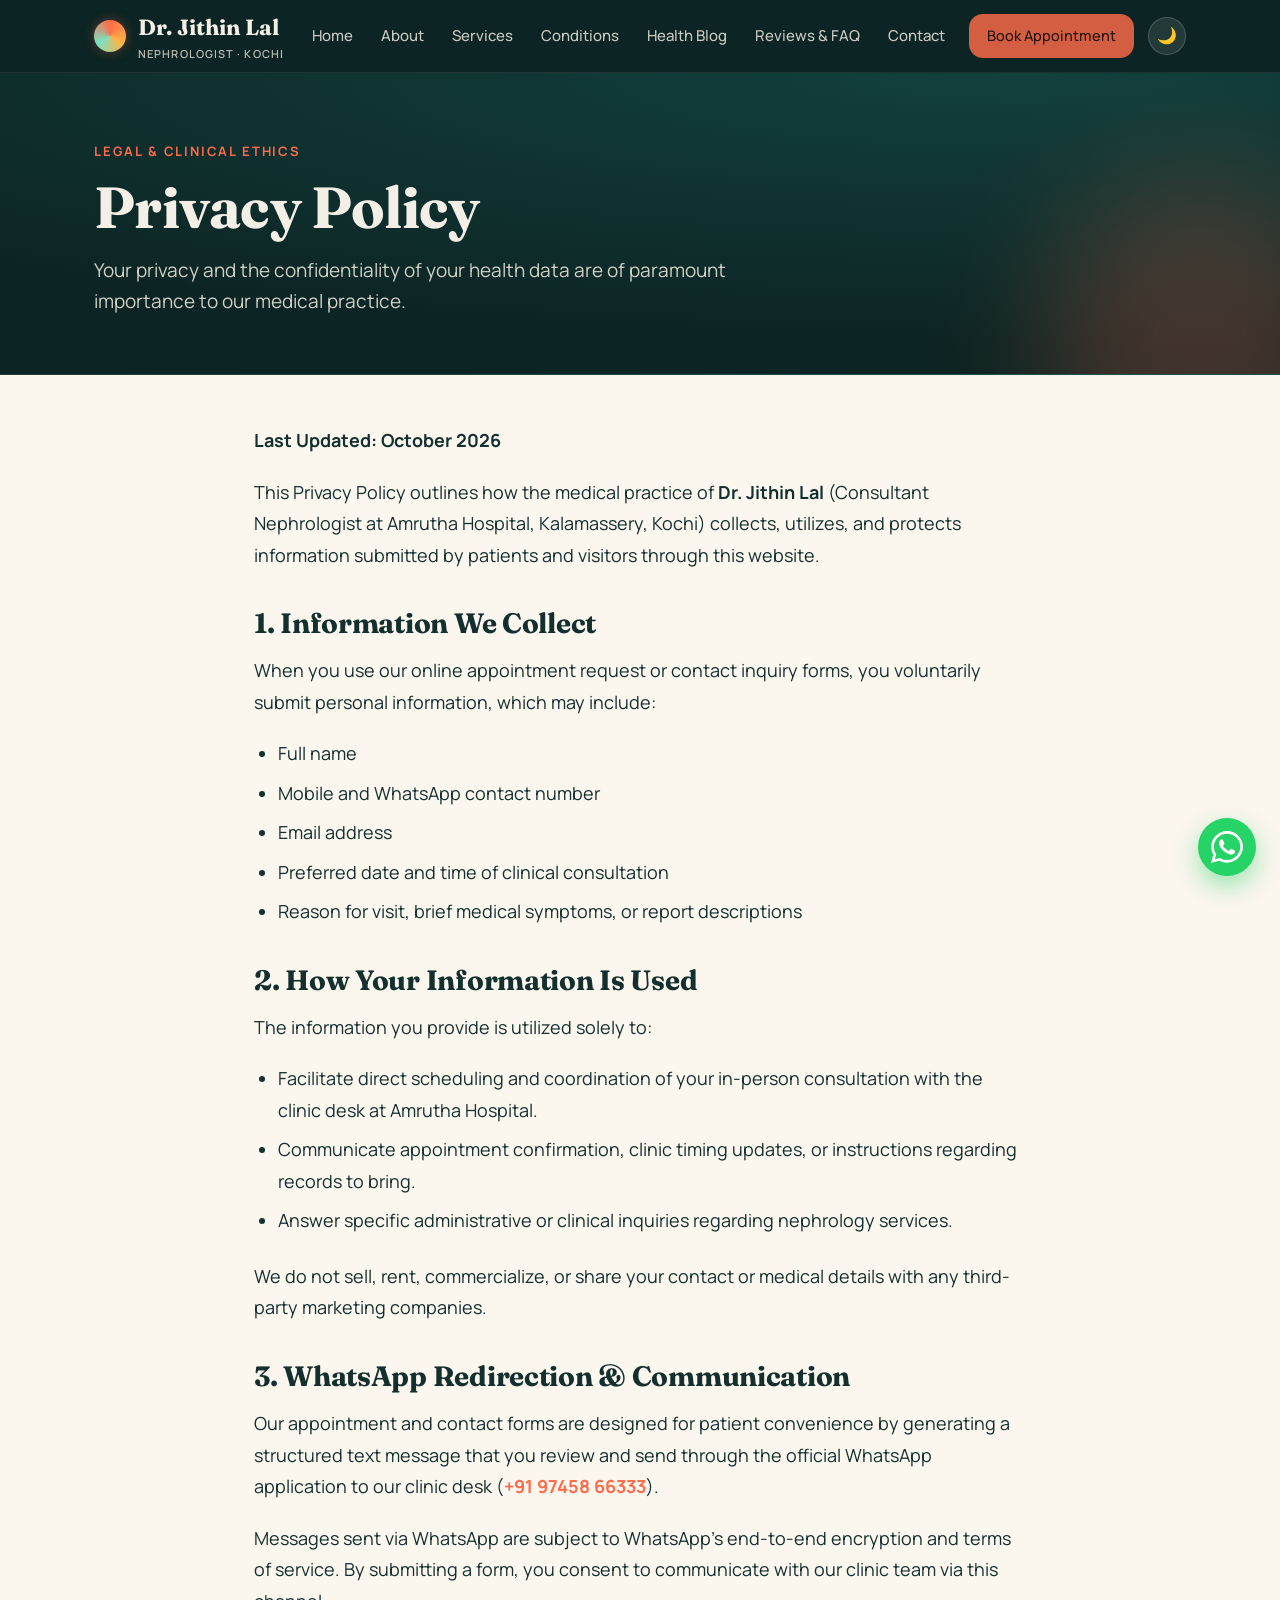
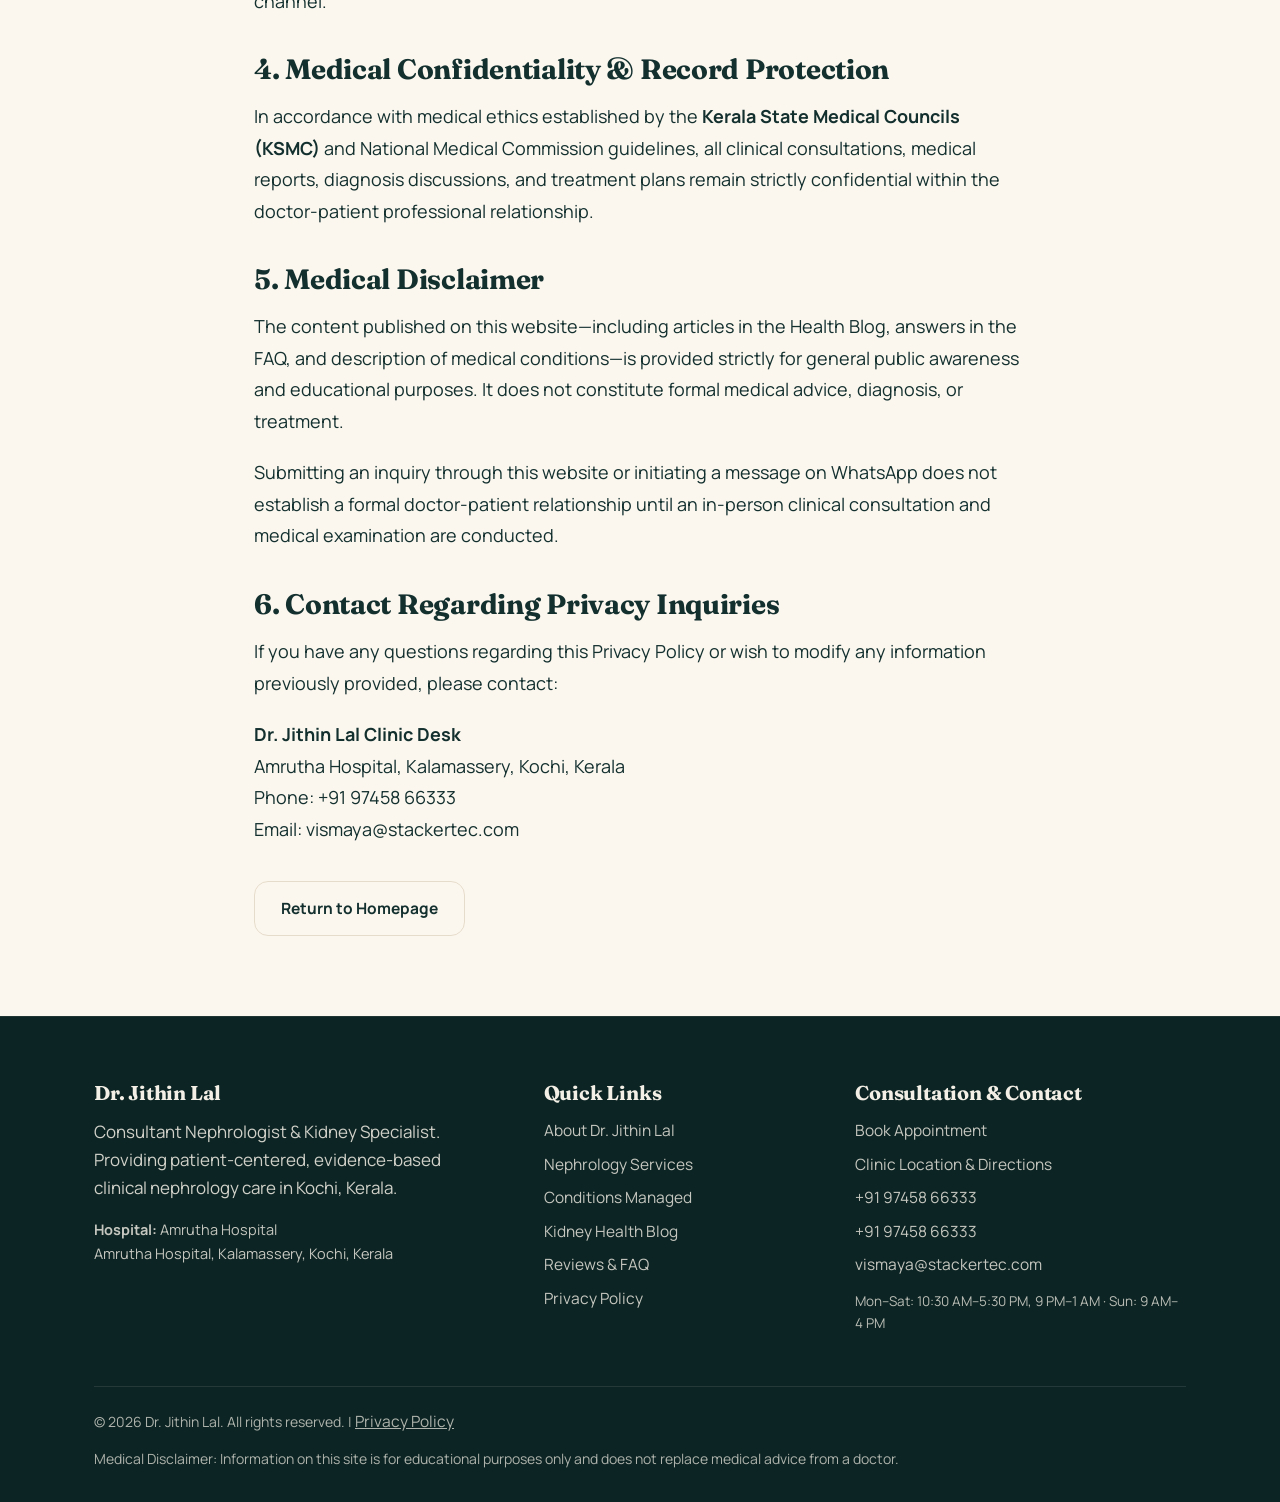
<file: doctor2-webiste/privacy-policy.html>
<!DOCTYPE html>
<html lang="en">
<head>
  <meta charset="utf-8">
  <meta name="viewport" content="width=device-width, initial-scale=1, viewport-fit=cover">
  <title>Privacy Policy – Dr. Jithin Lal | Nephrologist in Kochi, Kerala</title>
  <meta name="description" content="Privacy Policy for Dr. Jithin Lal's clinic website. Understanding how patient inquiries, WhatsApp coordination, and confidential medical information are handled.">
  <link rel="icon" type="image/svg+xml" href="images/favicon.svg">
  <link rel="preconnect" href="https://fonts.googleapis.com">
  <link rel="preconnect" href="https://fonts.gstatic.com" crossorigin>
  <link href="https://fonts.googleapis.com/css2?family=Fraunces:opsz,wght@9..144,500;9..144,700&family=Manrope:wght@400;500;600;700&display=swap" rel="stylesheet">
  <link rel="stylesheet" href="css/style.css">
</head>
<body>
  <div id="bar" aria-hidden="true"></div>
  <div id="glow" aria-hidden="true"></div>
  <div id="cur" aria-hidden="true"></div>

  <header>
    <div class="w">
      <nav aria-label="Main Navigation">
        <a class="logo" href="index.html">
          <span class="logo-icon" aria-hidden="true"></span>
          <span>
            Dr. Jithin Lal
            <span class="logo-sub">Nephrologist · Kochi</span>
          </span>
        </a>

        <div class="nav-right">
          <div class="links" id="lk">
            <a href="index.html">Home</a>
            <a href="about.html">About</a>
            <a href="services.html">Services</a>
            <a href="conditions.html">Conditions</a>
            <a href="blog.html">Health Blog</a>
            <a href="reviews-faq.html">Reviews &amp; FAQ</a>
            <a href="contact.html">Contact</a>
            <a class="btn" href="appointment.html">Book Appointment</a>
          </div>

          <button id="theme-toggle" class="theme-btn" aria-label="Toggle theme">🌙</button>
          <button class="menu-btn" id="mb" aria-label="Open menu" aria-expanded="false">☰</button>
        </div>
      </nav>
    </div>
  </header>

  <main>
    <div class="pg">
      <div class="w">
        <span class="eb">Legal &amp; Clinical Ethics</span>
        <h1>Privacy Policy</h1>
        <p>Your privacy and the confidentiality of your health data are of paramount importance to our medical practice.</p>
      </div>
    </div>

    <!-- Policy Content -->
    <article class="article-wrap" style="padding-top: 50px;">
      <div class="article-body rv">
        <p><strong>Last Updated: October 2026</strong></p>

        <p>
          This Privacy Policy outlines how the medical practice of <strong>Dr. Jithin Lal</strong> (Consultant Nephrologist at Amrutha Hospital, Kalamassery, Kochi) collects, utilizes, and protects information submitted by patients and visitors through this website.
        </p>

        <h2>1. Information We Collect</h2>
        <p>
          When you use our online appointment request or contact inquiry forms, you voluntarily submit personal information, which may include:
        </p>
        <ul>
          <li>Full name</li>
          <li>Mobile and WhatsApp contact number</li>
          <li>Email address</li>
          <li>Preferred date and time of clinical consultation</li>
          <li>Reason for visit, brief medical symptoms, or report descriptions</li>
        </ul>

        <h2>2. How Your Information Is Used</h2>
        <p>
          The information you provide is utilized solely to:
        </p>
        <ul>
          <li>Facilitate direct scheduling and coordination of your in-person consultation with the clinic desk at Amrutha Hospital.</li>
          <li>Communicate appointment confirmation, clinic timing updates, or instructions regarding records to bring.</li>
          <li>Answer specific administrative or clinical inquiries regarding nephrology services.</li>
        </ul>
        <p>
          We do not sell, rent, commercialize, or share your contact or medical details with any third-party marketing companies.
        </p>

        <h2>3. WhatsApp Redirection &amp; Communication</h2>
        <p>
          Our appointment and contact forms are designed for patient convenience by generating a structured text message that you review and send through the official WhatsApp application to our clinic desk (<a href="https://wa.me/919745866333" data-config-whatsapp target="_blank" rel="noopener noreferrer" style="color: var(--acc); font-weight: 700;">+91 97458 66333</a>).
        </p>
        <p>
          Messages sent via WhatsApp are subject to WhatsApp's end-to-end encryption and terms of service. By submitting a form, you consent to communicate with our clinic team via this channel.
        </p>

        <h2>4. Medical Confidentiality &amp; Record Protection</h2>
        <p>
          In accordance with medical ethics established by the <strong>Kerala State Medical Councils (KSMC)</strong> and National Medical Commission guidelines, all clinical consultations, medical reports, diagnosis discussions, and treatment plans remain strictly confidential within the doctor-patient professional relationship.
        </p>

        <h2>5. Medical Disclaimer</h2>
        <p>
          The content published on this website—including articles in the Health Blog, answers in the FAQ, and description of medical conditions—is provided strictly for general public awareness and educational purposes. It does not constitute formal medical advice, diagnosis, or treatment.
        </p>
        <p>
          Submitting an inquiry through this website or initiating a message on WhatsApp does not establish a formal doctor-patient relationship until an in-person clinical consultation and medical examination are conducted.
        </p>

        <h2>6. Contact Regarding Privacy Inquiries</h2>
        <p>
          If you have any questions regarding this Privacy Policy or wish to modify any information previously provided, please contact:
        </p>
        <p>
          <strong>Dr. Jithin Lal Clinic Desk</strong><br>
          Amrutha Hospital, Kalamassery, Kochi, Kerala<br>
          Phone: <a href="tel:+919745866333" data-config-phone data-config-phone-text>+91 97458 66333</a><br>
          Email: <a href="mailto:vismaya@stackertec.com" data-config-email data-config-email-text>vismaya@stackertec.com</a>
        </p>

        <div style="margin-top: 36px;">
          <a href="index.html" class="btn o">Return to Homepage</a>
        </div>
      </div>
    </article>
  </main>

  <a href="https://wa.me/919745866333" class="wa-float" data-config-whatsapp target="_blank" rel="noopener noreferrer" aria-label="Chat with clinic desk on WhatsApp">
    <svg viewBox="0 0 24 24"><path d="M17.472 14.382c-.297-.149-1.758-.867-2.03-.967-.273-.099-.471-.148-.67.15-.197.297-.767.966-.94 1.164-.173.199-.347.223-.644.075-.297-.15-1.255-.463-2.39-1.475-.883-.788-1.48-1.761-1.653-2.059-.173-.297-.018-.458.13-.606.134-.133.298-.347.446-.52.149-.174.198-.298.298-.497.099-.198.05-.371-.025-.52-.075-.149-.669-1.612-.916-2.207-.242-.579-.487-.5-.669-.51-.173-.008-.371-.01-.57-.01-.198 0-.52.074-.792.372-.272.297-1.04 1.016-1.04 2.479 0 1.462 1.065 2.875 1.213 3.074.149.198 2.096 3.2 5.077 4.487.709.306 1.262.489 1.694.625.712.227 1.36.195 1.871.118.571-.085 1.758-.719 2.006-1.413.248-.694.248-1.289.173-1.413-.074-.124-.272-.198-.57-.347m-5.421 7.403h-.004a9.87 9.87 0 01-5.031-1.378l-.361-.214-3.741.982.998-3.648-.235-.374a9.86 9.86 0 01-1.51-5.26c.001-5.45 4.436-9.884 9.888-9.884 2.64 0 5.122 1.03 6.988 2.898a9.825 9.825 0 012.893 6.994c-.003 5.45-4.437 9.884-9.885 9.884m8.413-18.297A11.815 11.815 0 0012.05 0C5.495 0 .16 5.335.157 11.892c0 2.096.547 4.142 1.588 5.945L0 24l6.335-1.662c1.746.953 3.71 1.455 5.71 1.457h.005c6.554 0 11.89-5.335 11.893-11.893a11.82 11.82 0 00-3.48-8.413z"/></svg>
  </a>

  <footer>
    <div class="w">
      <div class="fg">
        <div>
          <h3>Dr. Jithin Lal</h3>
          <p style="opacity: 0.85; max-width: 40ch; margin: 0 0 16px;">
            Consultant Nephrologist &amp; Kidney Specialist. Providing patient-centered, evidence-based clinical nephrology care in Kochi, Kerala.
          </p>
          <p style="font-size: 14.5px; opacity: 0.8; margin: 0;">
            <strong>Hospital:</strong> <span data-config="hospital">Amrutha Hospital</span><br>
            <span data-config="address">Amrutha Hospital, Kalamassery, Kochi, Kerala</span>
          </p>
        </div>

        <div>
          <h3>Quick Links</h3>
          <a href="about.html">About Dr. Jithin Lal</a>
          <a href="services.html">Nephrology Services</a>
          <a href="conditions.html">Conditions Managed</a>
          <a href="blog.html">Kidney Health Blog</a>
          <a href="reviews-faq.html">Reviews &amp; FAQ</a>
          <a href="privacy-policy.html">Privacy Policy</a>
        </div>

        <div>
          <h3>Consultation &amp; Contact</h3>
          <a href="appointment.html">Book Appointment</a>
          <a href="contact.html">Clinic Location &amp; Directions</a>
          <a href="tel:+919745866333" data-config-phone data-config-phone-text>+91 97458 66333</a>
          <a href="https://wa.me/919745866333" data-config-whatsapp data-config-whatsapp-text target="_blank" rel="noopener noreferrer">+91 97458 66333</a>
          <a href="mailto:vismaya@stackertec.com" data-config-email data-config-email-text>vismaya@stackertec.com</a>
          <p style="font-size: 13.5px; opacity: 0.75; margin-top: 12px;" data-config="timingsShort">
            Mon–Sat: 10:30 AM–5:30 PM, 9 PM–1 AM · Sun: 9 AM–4 PM
          </p>
        </div>
      </div>

      <div class="fine">
        <div>
          &copy; 2026 Dr. Jithin Lal. All rights reserved. | <a href="privacy-policy.html">Privacy Policy</a>
        </div>
        <div>
          Medical Disclaimer: Information on this site is for educational purposes only and does not replace medical advice from a doctor.
        </div>
      </div>
    </div>
  </footer>

  <script src="js/config.js"></script>
  <script src="js/main.js"></script>
</body>
</html>
</file>
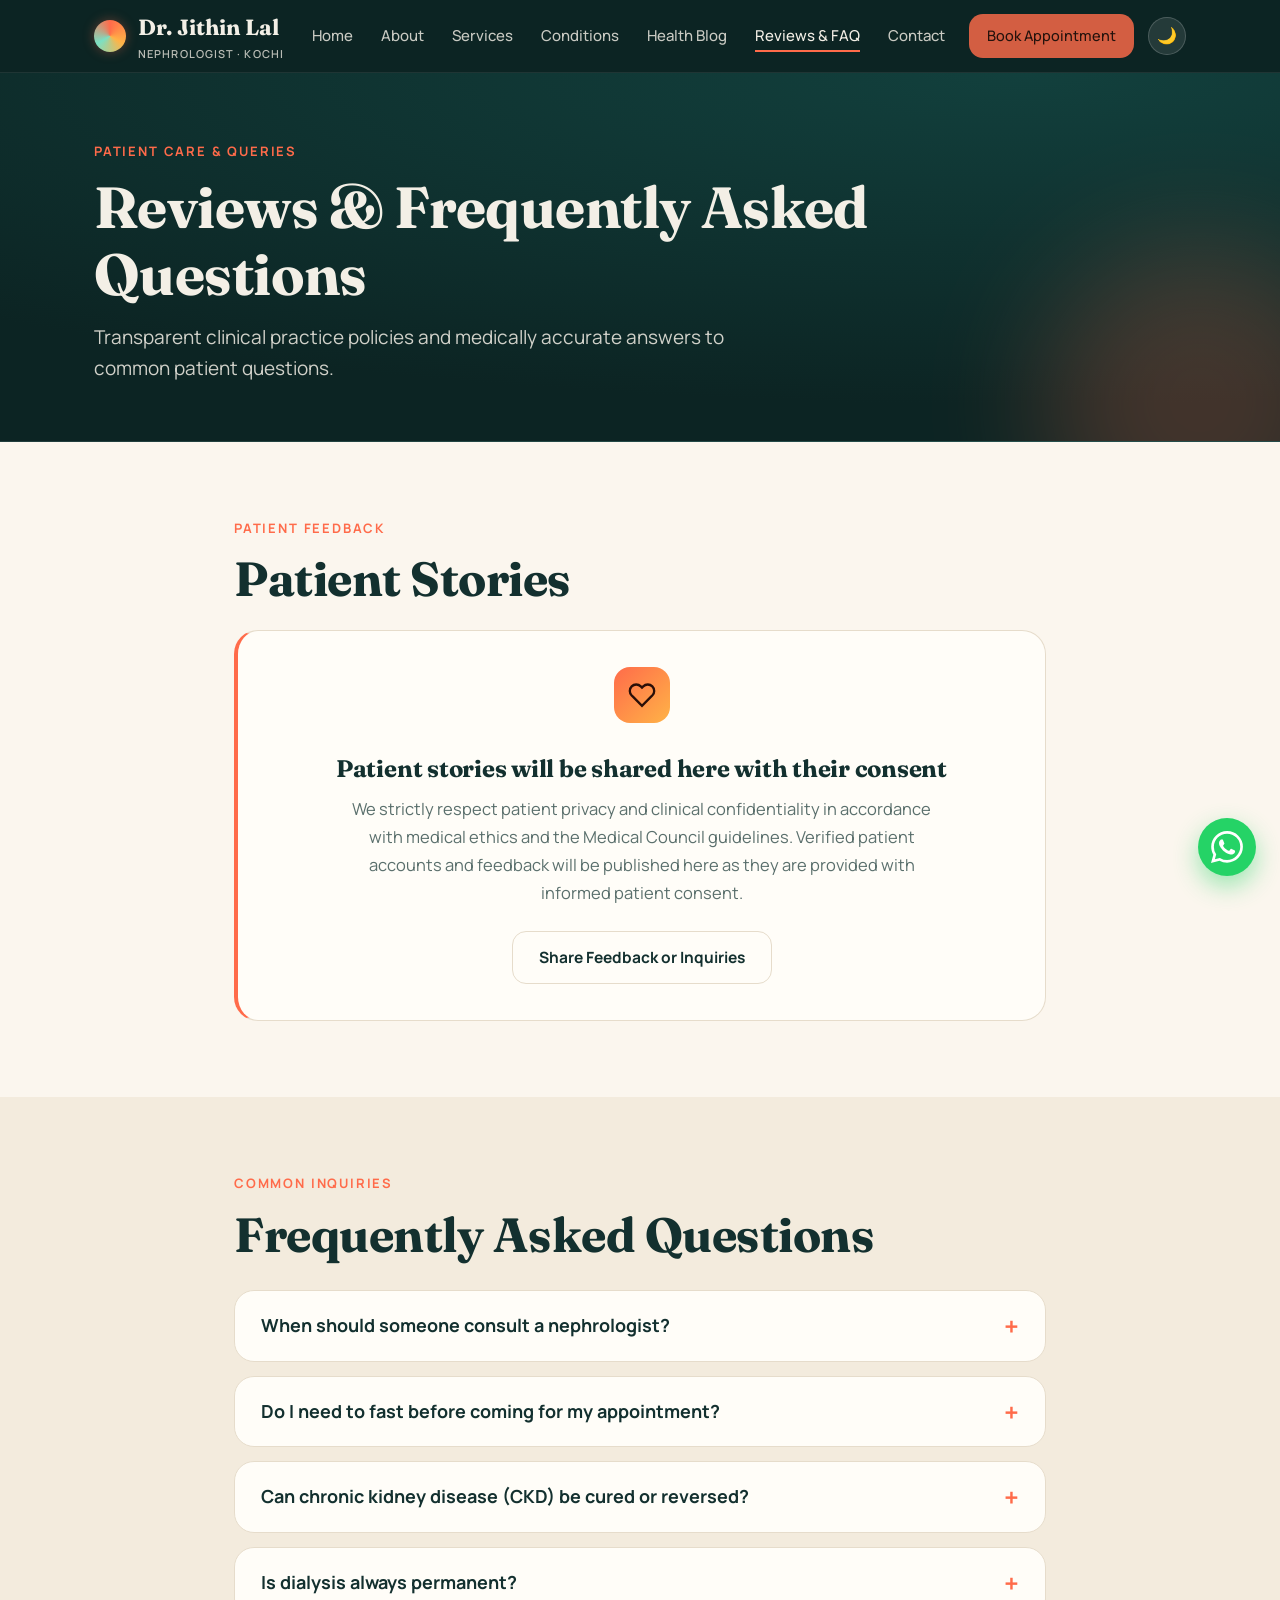
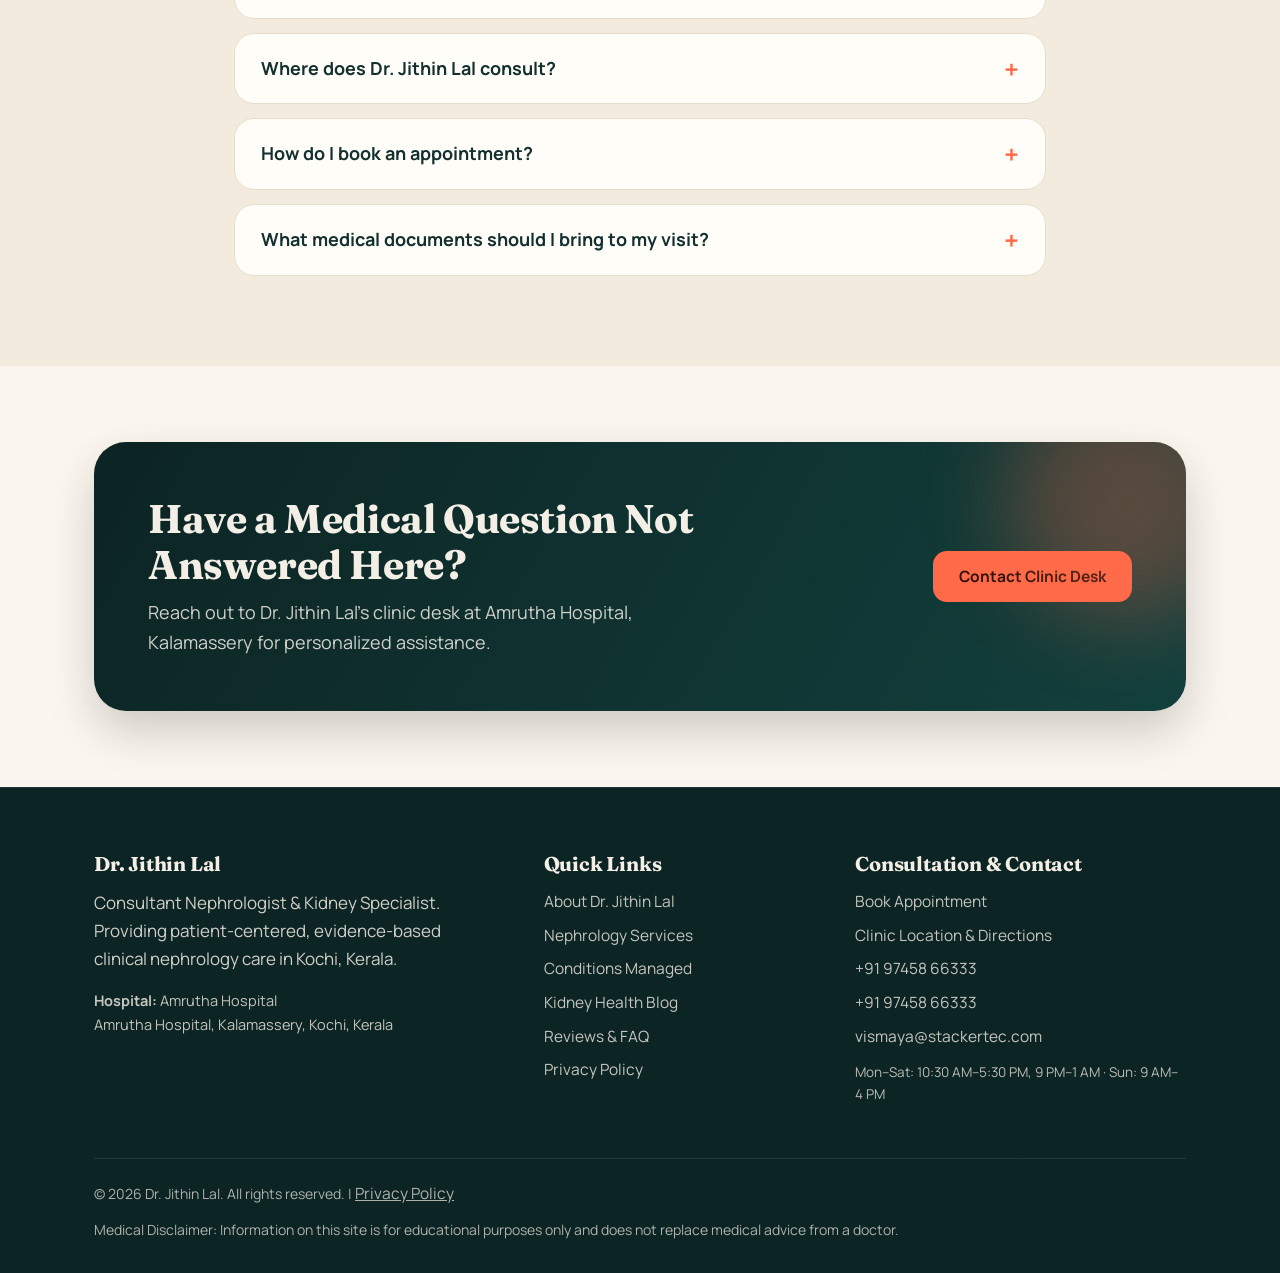
<file: doctor2-webiste/reviews-faq.html>
<!DOCTYPE html>
<html lang="en">
<head>
  <meta charset="utf-8">
  <meta name="viewport" content="width=device-width, initial-scale=1, viewport-fit=cover">
  <title>Patient Stories & FAQ – Dr. Jithin Lal | Nephrologist in Kochi, Kerala</title>
  <meta name="description" content="Patient stories and frequently asked questions about kidney health, consultation preparation, dialysis, and treatment with Dr. Jithin Lal at Amrutha Hospital, Kochi.">
  <link rel="icon" type="image/svg+xml" href="images/favicon.svg">
  <link rel="preconnect" href="https://fonts.googleapis.com">
  <link rel="preconnect" href="https://fonts.gstatic.com" crossorigin>
  <link href="https://fonts.googleapis.com/css2?family=Fraunces:opsz,wght@9..144,500;9..144,700&family=Manrope:wght@400;500;600;700&display=swap" rel="stylesheet">
  <link rel="stylesheet" href="css/style.css">
</head>
<body>
  <div id="bar" aria-hidden="true"></div>
  <div id="glow" aria-hidden="true"></div>
  <div id="cur" aria-hidden="true"></div>

  <header>
    <div class="w">
      <nav aria-label="Main Navigation">
        <a class="logo" href="index.html">
          <span class="logo-icon" aria-hidden="true"></span>
          <span>
            Dr. Jithin Lal
            <span class="logo-sub">Nephrologist · Kochi</span>
          </span>
        </a>

        <div class="nav-right">
          <div class="links" id="lk">
            <a href="index.html">Home</a>
            <a href="about.html">About</a>
            <a href="services.html">Services</a>
            <a href="conditions.html">Conditions</a>
            <a href="blog.html">Health Blog</a>
            <a href="reviews-faq.html" class="on">Reviews &amp; FAQ</a>
            <a href="contact.html">Contact</a>
            <a class="btn" href="appointment.html">Book Appointment</a>
          </div>

          <button id="theme-toggle" class="theme-btn" aria-label="Toggle theme">🌙</button>
          <button class="menu-btn" id="mb" aria-label="Open menu" aria-expanded="false">☰</button>
        </div>
      </nav>
    </div>
  </header>

  <main>
    <div class="pg">
      <div class="w">
        <span class="eb">Patient Care &amp; Queries</span>
        <h1>Reviews &amp; Frequently Asked Questions</h1>
        <p>Transparent clinical practice policies and medically accurate answers to common patient questions.</p>
      </div>
    </div>

    <!-- Patient Stories Section -->
    <section>
      <div class="w" style="max-width: 860px;">
        <span class="eb rv">Patient Feedback</span>
        <h2 class="rv">Patient Stories</h2>
        
        <div class="card tilt rv" style="padding: 36px; margin-top: 24px; text-align: center; border-left: 4px solid var(--acc);">
          <div class="ic" style="margin: 0 auto 16px;">
            <svg viewBox="0 0 24 24" fill="none" stroke="currentColor" stroke-width="2"><path d="M20.84 4.61a5.5 5.5 0 0 0-7.78 0L12 5.67l-1.06-1.06a5.5 5.5 0 0 0-7.78 7.78l1.06 1.06L12 21.23l7.78-7.78 1.06-1.06a5.5 5.5 0 0 0 0-7.78z"/></svg>
          </div>
          <h3 style="font-size: 24px; margin-bottom: 12px;">Patient stories will be shared here with their consent</h3>
          <p style="color: var(--muted); max-width: 60ch; margin: 0 auto; font-size: 16.5px; line-height: 1.7;">
            We strictly respect patient privacy and clinical confidentiality in accordance with medical ethics and the Medical Council guidelines. Verified patient accounts and feedback will be published here as they are provided with informed patient consent.
          </p>
          <div style="margin-top: 24px;">
            <a href="contact.html" class="btn o">Share Feedback or Inquiries</a>
          </div>
        </div>
      </div>
    </section>

    <!-- FAQ Accordion Section -->
    <section class="alt">
      <div class="w" style="max-width: 860px;">
        <span class="eb rv">Common Inquiries</span>
        <h2 class="rv" style="margin-bottom: 28px;">Frequently Asked Questions</h2>

        <div class="rv">
          <!-- FAQ 1 -->
          <details>
            <summary>When should someone consult a nephrologist?</summary>
            <p>
              You should see a nephrologist if routine blood work reveals elevated serum creatinine or urea, if a urinalysis shows protein (albuminuria) or blood (hematuria), if you experience unexplained persistent swelling in your feet or face, if you have difficult-to-control high blood pressure, or if you have diabetes and require regular renal surveillance.
            </p>
          </details>

          <!-- FAQ 2 -->
          <details>
            <summary>Do I need to fast before coming for my appointment?</summary>
            <p>
              Routine nephrology consultations do not require fasting unless you have been specifically requested to undergo a fasting blood sugar or lipid profile on the same morning. You may eat normally and take your regular morning blood pressure medications. Please carry all previous blood, urine, and ultrasound test reports with you.
            </p>
          </details>

          <!-- FAQ 3 -->
          <details>
            <summary>Can chronic kidney disease (CKD) be cured or reversed?</summary>
            <p>
              While established structural scarring in chronic kidney disease cannot be reversed, early detection and appropriate medical management can significantly slow or halt further disease progression. In cases of Acute Kidney Injury (AKI) caused by dehydration, infection, or medication toxicity, kidney function can frequently recover completely once the primary cause is addressed.
            </p>
          </details>

          <!-- FAQ 4 -->
          <details>
            <summary>Is dialysis always permanent?</summary>
            <p>
              No, dialysis is not always permanent. When dialysis is initiated for Acute Kidney Injury (AKI), it often serves as a temporary support mechanism while the kidneys heal. For patients with irreversible Stage 5 Chronic Kidney Disease (End-Stage Renal Disease), dialysis is typically ongoing unless they undergo a successful kidney transplant. Dr. Jithin Lal conducts a thorough evaluation to discuss the prognosis specific to your condition.
            </p>
          </details>

          <!-- FAQ 5 -->
          <details>
            <summary>Where does Dr. Jithin Lal consult?</summary>
            <p>
              Dr. Jithin Lal consults at <strong>Amrutha Hospital, Kalamassery, Kochi, Kerala</strong>. Consultation timings are Monday to Saturday from 10:30 AM to 5:30 PM and 9:00 PM to 1:00 AM, and Sunday from 9:00 AM to 4:00 PM.
            </p>
          </details>

          <!-- FAQ 6 -->
          <details>
            <summary>How do I book an appointment?</summary>
            <p>
              You can request an appointment directly through the <a href="appointment.html" style="color: var(--acc); font-weight: 700;">Book Appointment form</a> on this website, or connect with the hospital desk via WhatsApp at <a href="https://wa.me/919745866333" data-config-whatsapp target="_blank" rel="noopener noreferrer" style="color: var(--acc); font-weight: 700;">+91 97458 66333</a>.
            </p>
          </details>

          <!-- FAQ 7 -->
          <details>
            <summary>What medical documents should I bring to my visit?</summary>
            <p>
              Please bring previous laboratory test results (including creatinine, urea, electrolytes, complete blood count, and urine routine/ACR), kidney/abdominal ultrasound scans, hospital discharge summaries, and a complete list of your current prescription medications.
            </p>
          </details>
        </div>
      </div>
    </section>

    <!-- Consultation CTA -->
    <section>
      <div class="w">
        <div class="cta rv">
          <div>
            <h2>Have a Medical Question Not Answered Here?</h2>
            <p>Reach out to Dr. Jithin Lal's clinic desk at Amrutha Hospital, Kalamassery for personalized assistance.</p>
          </div>
          <a class="btn" href="contact.html">Contact Clinic Desk</a>
        </div>
      </div>
    </section>
  </main>

  <a href="https://wa.me/919745866333" class="wa-float" data-config-whatsapp target="_blank" rel="noopener noreferrer" aria-label="Chat with clinic desk on WhatsApp">
    <svg viewBox="0 0 24 24"><path d="M17.472 14.382c-.297-.149-1.758-.867-2.03-.967-.273-.099-.471-.148-.67.15-.197.297-.767.966-.94 1.164-.173.199-.347.223-.644.075-.297-.15-1.255-.463-2.39-1.475-.883-.788-1.48-1.761-1.653-2.059-.173-.297-.018-.458.13-.606.134-.133.298-.347.446-.52.149-.174.198-.298.298-.497.099-.198.05-.371-.025-.52-.075-.149-.669-1.612-.916-2.207-.242-.579-.487-.5-.669-.51-.173-.008-.371-.01-.57-.01-.198 0-.52.074-.792.372-.272.297-1.04 1.016-1.04 2.479 0 1.462 1.065 2.875 1.213 3.074.149.198 2.096 3.2 5.077 4.487.709.306 1.262.489 1.694.625.712.227 1.36.195 1.871.118.571-.085 1.758-.719 2.006-1.413.248-.694.248-1.289.173-1.413-.074-.124-.272-.198-.57-.347m-5.421 7.403h-.004a9.87 9.87 0 01-5.031-1.378l-.361-.214-3.741.982.998-3.648-.235-.374a9.86 9.86 0 01-1.51-5.26c.001-5.45 4.436-9.884 9.888-9.884 2.64 0 5.122 1.03 6.988 2.898a9.825 9.825 0 012.893 6.994c-.003 5.45-4.437 9.884-9.885 9.884m8.413-18.297A11.815 11.815 0 0012.05 0C5.495 0 .16 5.335.157 11.892c0 2.096.547 4.142 1.588 5.945L0 24l6.335-1.662c1.746.953 3.71 1.455 5.71 1.457h.005c6.554 0 11.89-5.335 11.893-11.893a11.82 11.82 0 00-3.48-8.413z"/></svg>
  </a>

  <footer>
    <div class="w">
      <div class="fg">
        <div>
          <h3>Dr. Jithin Lal</h3>
          <p style="opacity: 0.85; max-width: 40ch; margin: 0 0 16px;">
            Consultant Nephrologist &amp; Kidney Specialist. Providing patient-centered, evidence-based clinical nephrology care in Kochi, Kerala.
          </p>
          <p style="font-size: 14.5px; opacity: 0.8; margin: 0;">
            <strong>Hospital:</strong> <span data-config="hospital">Amrutha Hospital</span><br>
            <span data-config="address">Amrutha Hospital, Kalamassery, Kochi, Kerala</span>
          </p>
        </div>

        <div>
          <h3>Quick Links</h3>
          <a href="about.html">About Dr. Jithin Lal</a>
          <a href="services.html">Nephrology Services</a>
          <a href="conditions.html">Conditions Managed</a>
          <a href="blog.html">Kidney Health Blog</a>
          <a href="reviews-faq.html">Reviews &amp; FAQ</a>
          <a href="privacy-policy.html">Privacy Policy</a>
        </div>

        <div>
          <h3>Consultation &amp; Contact</h3>
          <a href="appointment.html">Book Appointment</a>
          <a href="contact.html">Clinic Location &amp; Directions</a>
          <a href="tel:+919745866333" data-config-phone data-config-phone-text>+91 97458 66333</a>
          <a href="https://wa.me/919745866333" data-config-whatsapp data-config-whatsapp-text target="_blank" rel="noopener noreferrer">+91 97458 66333</a>
          <a href="mailto:vismaya@stackertec.com" data-config-email data-config-email-text>vismaya@stackertec.com</a>
          <p style="font-size: 13.5px; opacity: 0.75; margin-top: 12px;" data-config="timingsShort">
            Mon–Sat: 10:30 AM–5:30 PM, 9 PM–1 AM · Sun: 9 AM–4 PM
          </p>
        </div>
      </div>

      <div class="fine">
        <div>
          &copy; 2026 Dr. Jithin Lal. All rights reserved. | <a href="privacy-policy.html">Privacy Policy</a>
        </div>
        <div>
          Medical Disclaimer: Information on this site is for educational purposes only and does not replace medical advice from a doctor.
        </div>
      </div>
    </div>
  </footer>

  <script src="js/config.js"></script>
  <script src="js/main.js"></script>
</body>
</html>
</file>
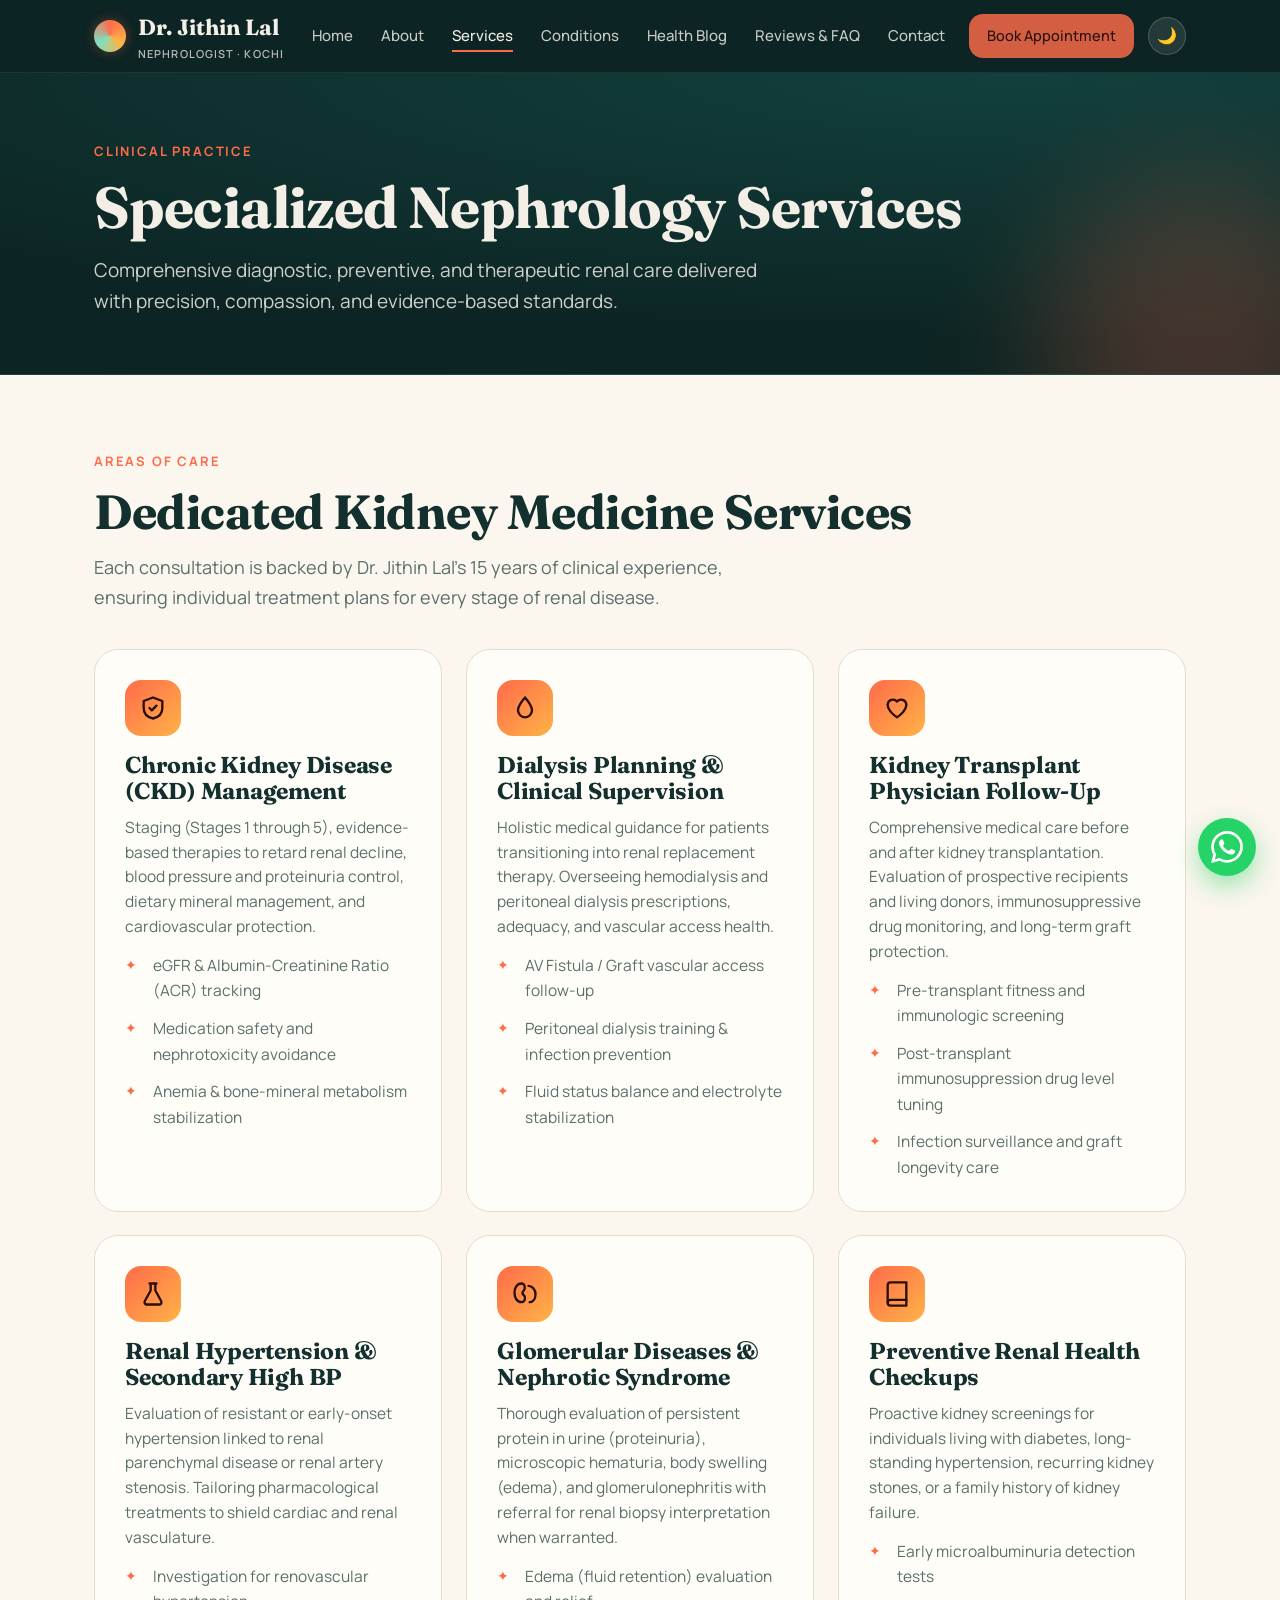
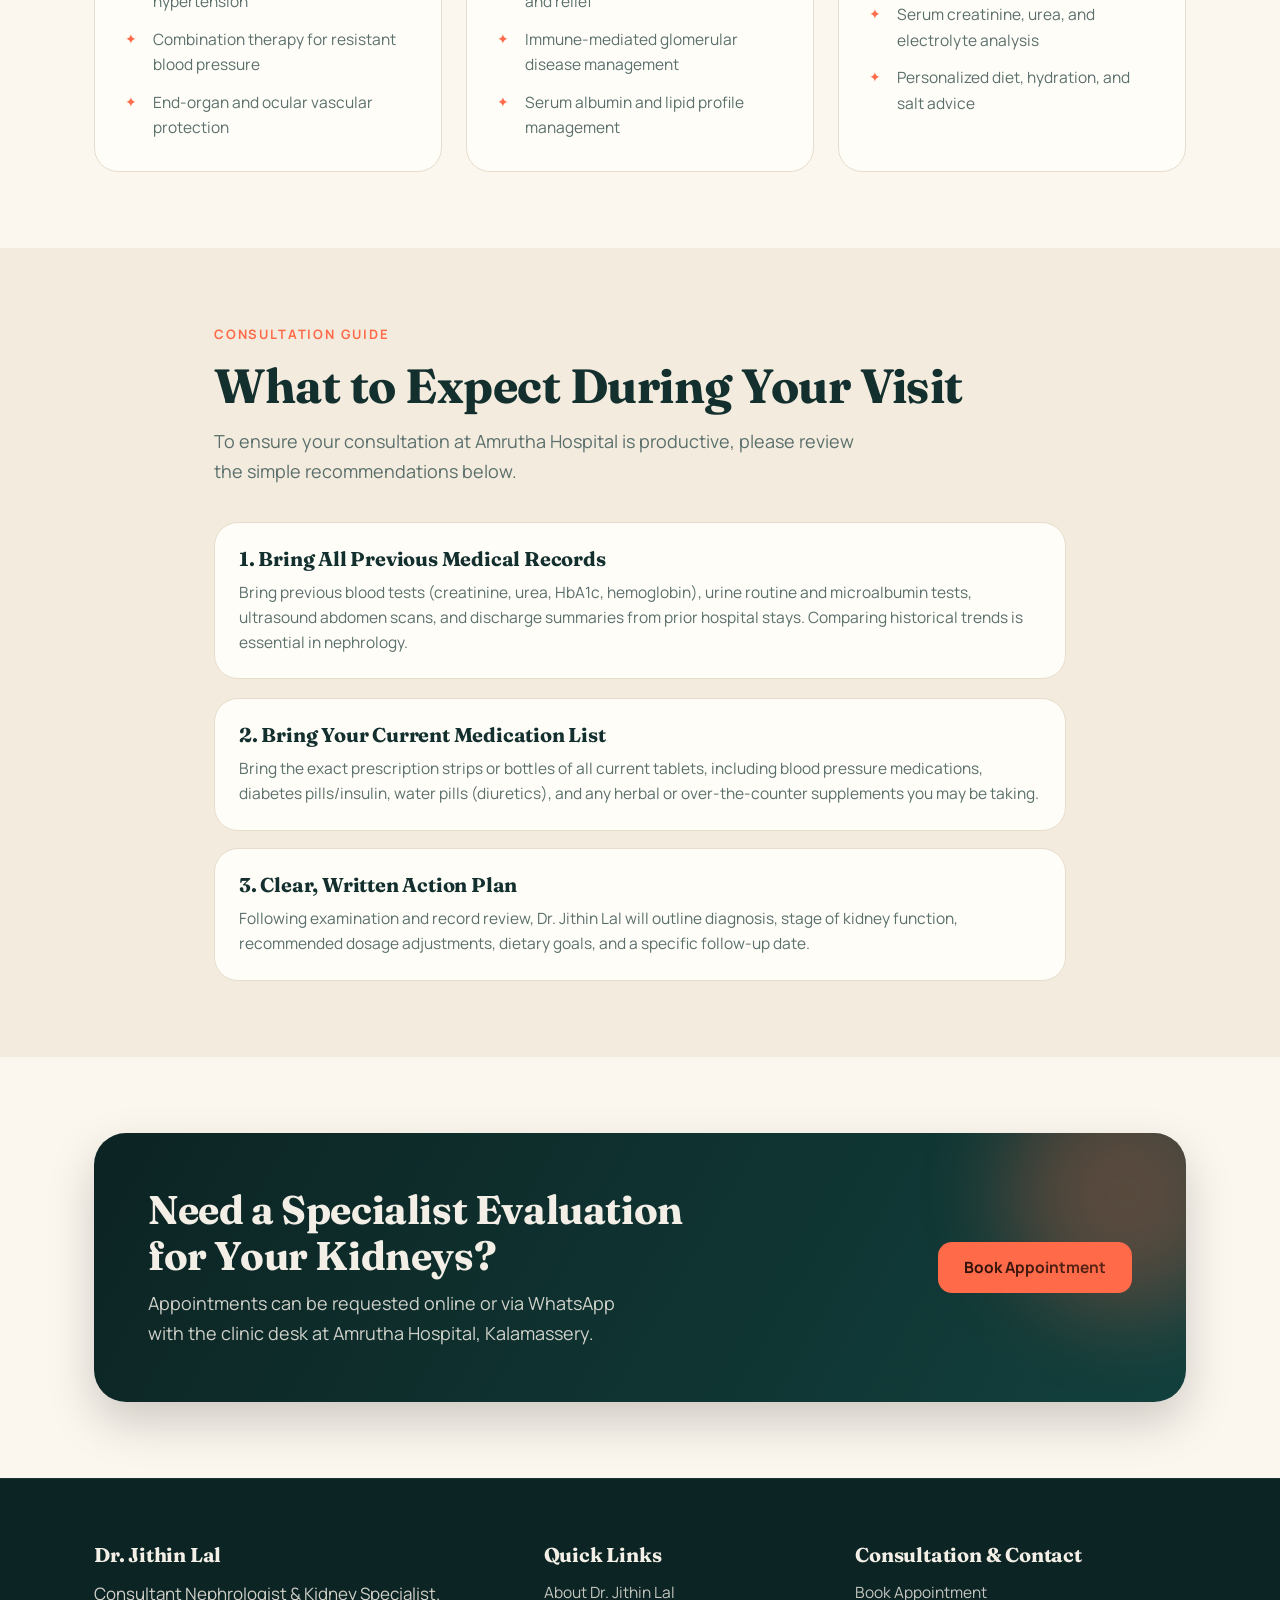
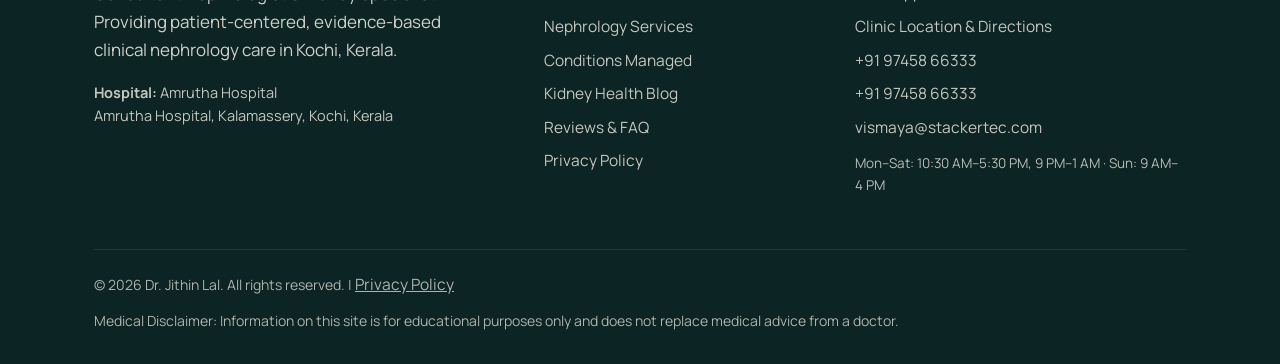
<file: doctor2-webiste/services.html>
<!DOCTYPE html>
<html lang="en">
<head>
  <meta charset="utf-8">
  <meta name="viewport" content="width=device-width, initial-scale=1, viewport-fit=cover">
  <title>Nephrology Services – Dr. Jithin Lal | Amrutha Hospital, Kochi, Kerala</title>
  <meta name="description" content="Specialized clinical nephrology services by Dr. Jithin Lal in Kalamassery, Kochi: chronic kidney disease care, dialysis supervision, hypertension, and renal transplant follow-up.">
  <link rel="icon" type="image/svg+xml" href="images/favicon.svg">
  <link rel="preconnect" href="https://fonts.googleapis.com">
  <link rel="preconnect" href="https://fonts.gstatic.com" crossorigin>
  <link href="https://fonts.googleapis.com/css2?family=Fraunces:opsz,wght@9..144,500;9..144,700&family=Manrope:wght@400;500;600;700&display=swap" rel="stylesheet">
  <link rel="stylesheet" href="css/style.css">
</head>
<body>
  <div id="bar" aria-hidden="true"></div>
  <div id="glow" aria-hidden="true"></div>
  <div id="cur" aria-hidden="true"></div>

  <header>
    <div class="w">
      <nav aria-label="Main Navigation">
        <a class="logo" href="index.html">
          <span class="logo-icon" aria-hidden="true"></span>
          <span>
            Dr. Jithin Lal
            <span class="logo-sub">Nephrologist · Kochi</span>
          </span>
        </a>

        <div class="nav-right">
          <div class="links" id="lk">
            <a href="index.html">Home</a>
            <a href="about.html">About</a>
            <a href="services.html" class="on">Services</a>
            <a href="conditions.html">Conditions</a>
            <a href="blog.html">Health Blog</a>
            <a href="reviews-faq.html">Reviews &amp; FAQ</a>
            <a href="contact.html">Contact</a>
            <a class="btn" href="appointment.html">Book Appointment</a>
          </div>

          <button id="theme-toggle" class="theme-btn" aria-label="Toggle theme">🌙</button>
          <button class="menu-btn" id="mb" aria-label="Open menu" aria-expanded="false">☰</button>
        </div>
      </nav>
    </div>
  </header>

  <main>
    <div class="pg">
      <div class="w">
        <span class="eb">Clinical Practice</span>
        <h1>Specialized Nephrology Services</h1>
        <p>Comprehensive diagnostic, preventive, and therapeutic renal care delivered with precision, compassion, and evidence-based standards.</p>
      </div>
    </div>

    <!-- Services Grid -->
    <section>
      <div class="w">
        <span class="eb rv">Areas of Care</span>
        <h2 class="rv">Dedicated Kidney Medicine Services</h2>
        <p class="sub rv">
          Each consultation is backed by Dr. Jithin Lal's 15 years of clinical experience, ensuring individual treatment plans for every stage of renal disease.
        </p>

        <div class="grid">
          <!-- Service 1 -->
          <div class="card tilt rv">
            <div class="ic">
              <svg viewBox="0 0 24 24" fill="none" stroke="currentColor" stroke-width="2" stroke-linecap="round" stroke-linejoin="round"><path d="M12 3l8 3v6c0 5-3.5 8-8 9-4.5-1-8-4-8-9V6z"/><path d="M9 12l2 2 4-4"/></svg>
            </div>
            <h3>Chronic Kidney Disease (CKD) Management</h3>
            <p>
              Staging (Stages 1 through 5), evidence-based therapies to retard renal decline, blood pressure and proteinuria control, dietary mineral management, and cardiovascular protection.
            </p>
            <ul class="list" style="margin-top: 14px;">
              <li>eGFR &amp; Albumin-Creatinine Ratio (ACR) tracking</li>
              <li>Medication safety and nephrotoxicity avoidance</li>
              <li>Anemia &amp; bone-mineral metabolism stabilization</li>
            </ul>
          </div>

          <!-- Service 2 -->
          <div class="card tilt rv">
            <div class="ic">
              <svg viewBox="0 0 24 24" fill="none" stroke="currentColor" stroke-width="2" stroke-linecap="round" stroke-linejoin="round"><path d="M12 3s6 7 6 11a6 6 0 0 1-12 0c0-4 6-11 6-11z"/></svg>
            </div>
            <h3>Dialysis Planning &amp; Clinical Supervision</h3>
            <p>
              Holistic medical guidance for patients transitioning into renal replacement therapy. Overseeing hemodialysis and peritoneal dialysis prescriptions, adequacy, and vascular access health.
            </p>
            <ul class="list" style="margin-top: 14px;">
              <li>AV Fistula / Graft vascular access follow-up</li>
              <li>Peritoneal dialysis training &amp; infection prevention</li>
              <li>Fluid status balance and electrolyte stabilization</li>
            </ul>
          </div>

          <!-- Service 3 -->
          <div class="card tilt rv">
            <div class="ic">
              <svg viewBox="0 0 24 24" fill="none" stroke="currentColor" stroke-width="2" stroke-linecap="round" stroke-linejoin="round"><path d="M12 20s-8-5-8-11a4.5 4.5 0 0 1 8-2.5A4.5 4.5 0 0 1 20 9c0 6-8 11-8 11z"/></svg>
            </div>
            <h3>Kidney Transplant Physician Follow-Up</h3>
            <p>
              Comprehensive medical care before and after kidney transplantation. Evaluation of prospective recipients and living donors, immunosuppressive drug monitoring, and long-term graft protection.
            </p>
            <ul class="list" style="margin-top: 14px;">
              <li>Pre-transplant fitness and immunologic screening</li>
              <li>Post-transplant immunosuppression drug level tuning</li>
              <li>Infection surveillance and graft longevity care</li>
            </ul>
          </div>

          <!-- Service 4 -->
          <div class="card tilt rv">
            <div class="ic">
              <svg viewBox="0 0 24 24" fill="none" stroke="currentColor" stroke-width="2" stroke-linecap="round" stroke-linejoin="round"><path d="M9 3h6M10 3v6l-5 9a2 2 0 0 0 2 3h10a2 2 0 0 0 2-3l-5-9V3"/></svg>
            </div>
            <h3>Renal Hypertension &amp; Secondary High BP</h3>
            <p>
              Evaluation of resistant or early-onset hypertension linked to renal parenchymal disease or renal artery stenosis. Tailoring pharmacological treatments to shield cardiac and renal vasculature.
            </p>
            <ul class="list" style="margin-top: 14px;">
              <li>Investigation for renovascular hypertension</li>
              <li>Combination therapy for resistant blood pressure</li>
              <li>End-organ and ocular vascular protection</li>
            </ul>
          </div>

          <!-- Service 5 -->
          <div class="card tilt rv">
            <div class="ic">
              <svg viewBox="0 0 24 24" fill="none" stroke="currentColor" stroke-width="2" stroke-linecap="round" stroke-linejoin="round"><path d="M9 3C5 3 3 7 3 11s2 8 6 8c2 0 3-1.5 3-4 0-1-.5-1.5-1.5-2.5C9.5 11.5 10 10 11 9c1.5-1.5 1-6-2-6z"/><path d="M15 5c3 0 6 3 6 7s-2 7-5 7"/></svg>
            </div>
            <h3>Glomerular Diseases &amp; Nephrotic Syndrome</h3>
            <p>
              Thorough evaluation of persistent protein in urine (proteinuria), microscopic hematuria, body swelling (edema), and glomerulonephritis with referral for renal biopsy interpretation when warranted.
            </p>
            <ul class="list" style="margin-top: 14px;">
              <li>Edema (fluid retention) evaluation and relief</li>
              <li>Immune-mediated glomerular disease management</li>
              <li>Serum albumin and lipid profile management</li>
            </ul>
          </div>

          <!-- Service 6 -->
          <div class="card tilt rv">
            <div class="ic">
              <svg viewBox="0 0 24 24" fill="none" stroke="currentColor" stroke-width="2" stroke-linecap="round" stroke-linejoin="round"><path d="M4 19.5A2.5 2.5 0 0 1 6.5 17H20"/><path d="M6.5 2H20v20H6.5A2.5 2.5 0 0 1 4 19.5v-15A2.5 2.5 0 0 1 6.5 2z"/></svg>
            </div>
            <h3>Preventive Renal Health Checkups</h3>
            <p>
              Proactive kidney screenings for individuals living with diabetes, long-standing hypertension, recurring kidney stones, or a family history of kidney failure.
            </p>
            <ul class="list" style="margin-top: 14px;">
              <li>Early microalbuminuria detection tests</li>
              <li>Serum creatinine, urea, and electrolyte analysis</li>
              <li>Personalized diet, hydration, and salt advice</li>
            </ul>
          </div>
        </div>
      </div>
    </section>

    <!-- Consultation Process -->
    <section class="alt">
      <div class="w" style="max-width: 900px;">
        <span class="eb rv">Consultation Guide</span>
        <h2 class="rv">What to Expect During Your Visit</h2>
        <p class="sub rv">
          To ensure your consultation at Amrutha Hospital is productive, please review the simple recommendations below.
        </p>

        <div style="display: grid; gap: 18px;">
          <div class="card rv" style="padding: 24px;">
            <h3 style="margin-top: 0; font-size: 20px;">1. Bring All Previous Medical Records</h3>
            <p style="color: var(--muted); margin: 0;">
              Bring previous blood tests (creatinine, urea, HbA1c, hemoglobin), urine routine and microalbumin tests, ultrasound abdomen scans, and discharge summaries from prior hospital stays. Comparing historical trends is essential in nephrology.
            </p>
          </div>

          <div class="card rv" style="padding: 24px;">
            <h3 style="margin-top: 0; font-size: 20px;">2. Bring Your Current Medication List</h3>
            <p style="color: var(--muted); margin: 0;">
              Bring the exact prescription strips or bottles of all current tablets, including blood pressure medications, diabetes pills/insulin, water pills (diuretics), and any herbal or over-the-counter supplements you may be taking.
            </p>
          </div>

          <div class="card rv" style="padding: 24px;">
            <h3 style="margin-top: 0; font-size: 20px;">3. Clear, Written Action Plan</h3>
            <p style="color: var(--muted); margin: 0;">
              Following examination and record review, Dr. Jithin Lal will outline diagnosis, stage of kidney function, recommended dosage adjustments, dietary goals, and a specific follow-up date.
            </p>
          </div>
        </div>
      </div>
    </section>

    <!-- CTA Banner -->
    <section>
      <div class="w">
        <div class="cta rv">
          <div>
            <h2>Need a Specialist Evaluation for Your Kidneys?</h2>
            <p>Appointments can be requested online or via WhatsApp with the clinic desk at Amrutha Hospital, Kalamassery.</p>
          </div>
          <a class="btn" href="appointment.html">Book Appointment</a>
        </div>
      </div>
    </section>
  </main>

  <a href="https://wa.me/919745866333" class="wa-float" data-config-whatsapp target="_blank" rel="noopener noreferrer" aria-label="Chat with clinic desk on WhatsApp">
    <svg viewBox="0 0 24 24"><path d="M17.472 14.382c-.297-.149-1.758-.867-2.03-.967-.273-.099-.471-.148-.67.15-.197.297-.767.966-.94 1.164-.173.199-.347.223-.644.075-.297-.15-1.255-.463-2.39-1.475-.883-.788-1.48-1.761-1.653-2.059-.173-.297-.018-.458.13-.606.134-.133.298-.347.446-.52.149-.174.198-.298.298-.497.099-.198.05-.371-.025-.52-.075-.149-.669-1.612-.916-2.207-.242-.579-.487-.5-.669-.51-.173-.008-.371-.01-.57-.01-.198 0-.52.074-.792.372-.272.297-1.04 1.016-1.04 2.479 0 1.462 1.065 2.875 1.213 3.074.149.198 2.096 3.2 5.077 4.487.709.306 1.262.489 1.694.625.712.227 1.36.195 1.871.118.571-.085 1.758-.719 2.006-1.413.248-.694.248-1.289.173-1.413-.074-.124-.272-.198-.57-.347m-5.421 7.403h-.004a9.87 9.87 0 01-5.031-1.378l-.361-.214-3.741.982.998-3.648-.235-.374a9.86 9.86 0 01-1.51-5.26c.001-5.45 4.436-9.884 9.888-9.884 2.64 0 5.122 1.03 6.988 2.898a9.825 9.825 0 012.893 6.994c-.003 5.45-4.437 9.884-9.885 9.884m8.413-18.297A11.815 11.815 0 0012.05 0C5.495 0 .16 5.335.157 11.892c0 2.096.547 4.142 1.588 5.945L0 24l6.335-1.662c1.746.953 3.71 1.455 5.71 1.457h.005c6.554 0 11.89-5.335 11.893-11.893a11.82 11.82 0 00-3.48-8.413z"/></svg>
  </a>

  <footer>
    <div class="w">
      <div class="fg">
        <div>
          <h3>Dr. Jithin Lal</h3>
          <p style="opacity: 0.85; max-width: 40ch; margin: 0 0 16px;">
            Consultant Nephrologist &amp; Kidney Specialist. Providing patient-centered, evidence-based clinical nephrology care in Kochi, Kerala.
          </p>
          <p style="font-size: 14.5px; opacity: 0.8; margin: 0;">
            <strong>Hospital:</strong> <span data-config="hospital">Amrutha Hospital</span><br>
            <span data-config="address">Amrutha Hospital, Kalamassery, Kochi, Kerala</span>
          </p>
        </div>

        <div>
          <h3>Quick Links</h3>
          <a href="about.html">About Dr. Jithin Lal</a>
          <a href="services.html">Nephrology Services</a>
          <a href="conditions.html">Conditions Managed</a>
          <a href="blog.html">Kidney Health Blog</a>
          <a href="reviews-faq.html">Reviews &amp; FAQ</a>
          <a href="privacy-policy.html">Privacy Policy</a>
        </div>

        <div>
          <h3>Consultation &amp; Contact</h3>
          <a href="appointment.html">Book Appointment</a>
          <a href="contact.html">Clinic Location &amp; Directions</a>
          <a href="tel:+919745866333" data-config-phone data-config-phone-text>+91 97458 66333</a>
          <a href="https://wa.me/919745866333" data-config-whatsapp data-config-whatsapp-text target="_blank" rel="noopener noreferrer">+91 97458 66333</a>
          <a href="mailto:vismaya@stackertec.com" data-config-email data-config-email-text>vismaya@stackertec.com</a>
          <p style="font-size: 13.5px; opacity: 0.75; margin-top: 12px;" data-config="timingsShort">
            Mon–Sat: 10:30 AM–5:30 PM, 9 PM–1 AM · Sun: 9 AM–4 PM
          </p>
        </div>
      </div>

      <div class="fine">
        <div>
          &copy; 2026 Dr. Jithin Lal. All rights reserved. | <a href="privacy-policy.html">Privacy Policy</a>
        </div>
        <div>
          Medical Disclaimer: Information on this site is for educational purposes only and does not replace medical advice from a doctor.
        </div>
      </div>
    </div>
  </footer>

  <script src="js/config.js"></script>
  <script src="js/main.js"></script>
</body>
</html>
</file>
<file: doctor2-webiste/css/style.css>
/* ==========================================================================
   Dr. Jithin Lal – Nephrology Clinic Design System
   Visual Style & Animation System matching reference-design.html
   ========================================================================== */

:root {
  --bg: #fbf6ee;
  --bg2: #f3ebdd;
  --ink: #13302f;
  --muted: #5a6f6c;
  --card: #fffdf8;
  --line: #e6dccb;
  --deep: #0c2423;
  --deep2: #12403d;
  --deepink: #f3efe6;
  --acc: #ff6b4a;
  --acc2: #ffb347;
  --mint: #7be0c3;
  --accink: #2a0f08;
  --wa: #25d366;
  color-scheme: light;
  box-sizing: border-box;
}

@media (prefers-color-scheme: dark) {
  :root:not([data-theme="light"]) {
    --bg: #0a1a19;
    --bg2: #0e2423;
    --ink: #eaf3ef;
    --muted: #9bb5ae;
    --card: #102a29;
    --line: #1d403d;
    --deep: #061312;
    --deep2: #0d2f2d;
    --deepink: #eaf3ef;
    color-scheme: dark;
  }
}

:root[data-theme="dark"] {
  --bg: #0a1a19;
  --bg2: #0e2423;
  --ink: #eaf3ef;
  --muted: #9bb5ae;
  --card: #102a29;
  --line: #1d403d;
  --deep: #061312;
  --deep2: #0d2f2d;
  --deepink: #eaf3ef;
  color-scheme: dark;
}

:root[data-theme="light"] {
  --bg: #fbf6ee;
  --bg2: #f3ebdd;
  --ink: #13302f;
  --muted: #5a6f6c;
  --card: #fffdf8;
  --line: #e6dccb;
  --deep: #0c2423;
  --deep2: #12403d;
  --deepink: #f3efe6;
  --acc: #ff6b4a;
  --acc2: #ffb347;
  --mint: #7be0c3;
  --accink: #2a0f08;
  color-scheme: light;
}

*,
*::before,
*::after {
  box-sizing: border-box;
}

html {
  height: 100%;
  scroll-behavior: smooth;
  scroll-padding-top: 80px;
}

body {
  margin: 0;
  background-color: var(--bg);
  color: var(--ink);
  font-family: 'Manrope', system-ui, -apple-system, BlinkMacSystemFont, 'Segoe UI', Roboto, sans-serif;
  font-size: 17px;
  line-height: 1.65;
  overflow-x: hidden;
  transition: background-color 0.3s ease, color 0.3s ease;
  min-height: 100vh;
  display: flex;
  flex-direction: column;
}

h1,
h2,
h3,
h4,
h5,
h6 {
  font-family: 'Fraunces', Georgia, serif;
  margin: 0;
  line-height: 1.15;
  font-weight: 700;
  letter-spacing: -0.01em;
  color: inherit;
}

a {
  color: inherit;
  text-decoration: none;
}

p {
  margin: 0 0 1rem;
}

img,
svg {
  vertical-align: middle;
  max-width: 100%;
}

.w {
  max-width: 1140px;
  margin: 0 auto;
  padding: 0 24px;
}

/* ==========================================================================
   Global Interactive & Animation Elements
   ========================================================================== */

/* 1. Scroll Progress Bar */
#bar {
  position: fixed;
  top: 0;
  left: 0;
  height: 3px;
  width: 0%;
  background: linear-gradient(90deg, var(--acc), var(--acc2), var(--mint));
  z-index: 9999;
  transition: width 0.1s linear;
}

/* 2. Mouse Glow Tracker (Desktop Fine Pointer Only) */
#glow {
  position: fixed;
  width: 380px;
  height: 380px;
  border-radius: 50%;
  pointer-events: none;
  background: radial-gradient(circle, rgba(255, 107, 74, 0.18), transparent 65%);
  transform: translate(-50%, -50%);
  z-index: 1;
  left: -999px;
  top: 0;
  transition: opacity 0.3s ease;
}

/* 3. Coral Page Transition Curtain */
#cur {
  position: fixed;
  inset: 0;
  background: var(--acc);
  z-index: 10000;
  transform: translateY(100%);
  pointer-events: none;
}

#cur.cur-entering {
  animation: curtainEnter 0.42s cubic-bezier(0.77, 0, 0.18, 1) forwards;
}

#cur.cur-leaving {
  animation: curtainExit 0.45s cubic-bezier(0.77, 0, 0.18, 1) forwards;
}

@keyframes curtainEnter {
  0% {
    transform: translateY(100%);
  }

  100% {
    transform: translateY(0%);
  }
}

@keyframes curtainExit {
  0% {
    transform: translateY(0%);
  }

  100% {
    transform: translateY(-100%);
  }
}

/* 4. Scroll Reveal Animations */
.rv {
  opacity: 0;
  transform: translateY(34px) scale(0.98);
  transition: opacity 0.8s ease, transform 0.8s cubic-bezier(0.2, 0.8, 0.2, 1);
  will-change: opacity, transform;
}

.rv.in {
  opacity: 1;
  transform: none;
}

/* 5. Hero Word-by-Word Rise and Rotate */
.wd {
  display: inline-block;
  opacity: 0;
  transform: translateY(60%) rotate(4deg);
  animation: wdRise 0.8s cubic-bezier(0.2, 0.8, 0.2, 1) forwards;
  animation-delay: calc(var(--i) * 65ms + 350ms);
  will-change: transform, opacity;
}

@keyframes wdRise {
  to {
    opacity: 1;
    transform: none;
  }
}

/* ==========================================================================
   Header & Navigation
   ========================================================================== */

header {
  position: sticky;
  top: 0;
  z-index: 100;
  background: var(--deep);
  color: var(--deepink);
  border-bottom: 1px solid rgba(255, 255, 255, 0.08);
  transition: background-color 0.3s ease;
}

nav {
  display: flex;
  align-items: center;
  justify-content: space-between;
  height: 72px;
}

.logo {
  font-family: 'Fraunces', Georgia, serif;
  font-size: 22px;
  font-weight: 700;
  color: var(--deepink);
  text-decoration: none;
  display: flex;
  gap: 12px;
  align-items: center;
  white-space: nowrap;
}

.logo-icon {
  width: 32px;
  height: 32px;
  border-radius: 50%;
  background: conic-gradient(var(--acc), var(--acc2), var(--mint), var(--acc));
  animation: spinLogo 6s linear infinite;
  flex-shrink: 0;
  box-shadow: 0 0 12px rgba(255, 107, 74, 0.35);
}

@keyframes spinLogo {
  to {
    transform: rotate(360deg);
  }
}

.logo-sub {
  display: block;
  font-family: 'Manrope', sans-serif;
  font-size: 11px;
  letter-spacing: 0.1em;
  text-transform: uppercase;
  opacity: 0.75;
  font-weight: 600;
}

.nav-right {
  display: flex;
  align-items: center;
  gap: 8px;
}

.links {
  display: flex;
  gap: 4px;
  align-items: center;
}

.links a {
  text-decoration: none;
  font-size: 15px;
  font-weight: 500;
  padding: 8px 12px;
  position: relative;
  color: var(--deepink);
  opacity: 0.82;
  transition: opacity 0.25s ease, color 0.25s ease;
  white-space: nowrap;
}

.links a:not(.btn)::after {
  content: "";
  position: absolute;
  left: 12px;
  right: 12px;
  bottom: 4px;
  height: 2px;
  background: var(--acc);
  transform: scaleX(0);
  transform-origin: left;
  transition: transform 0.35s cubic-bezier(0.2, 0.8, 0.2, 1);
}

.links a:hover,
.links a.on {
  opacity: 1;
}

.links a:hover::after,
.links a.on::after {
  transform: scaleX(1);
}

/* Theme Toggle Button */
.theme-btn {
  background: rgba(255, 255, 255, 0.1);
  border: 1px solid rgba(255, 255, 255, 0.18);
  color: var(--deepink);
  width: 38px;
  height: 38px;
  border-radius: 50%;
  cursor: pointer;
  display: inline-grid;
  place-items: center;
  transition: transform 0.25s ease, background 0.25s ease;
  margin-left: 6px;
  font-size: 16px;
}

.theme-btn:hover {
  background: rgba(255, 255, 255, 0.2);
  transform: rotate(15deg) scale(1.08);
}

/* Mobile Hamburger Button */
.menu-btn {
  display: none;
  background: none;
  border: 1.5px solid rgba(255, 255, 255, 0.3);
  border-radius: 10px;
  width: 44px;
  height: 44px;
  font-size: 22px;
  color: var(--deepink);
  cursor: pointer;
  align-items: center;
  justify-content: center;
  transition: background-color 0.2s ease;
}

.menu-btn:hover {
  background: rgba(255, 255, 255, 0.1);
}

/* ==========================================================================
   Buttons & Interactive CTAs
   ========================================================================== */

.btn {
  position: relative;
  overflow: hidden;
  display: inline-flex;
  align-items: center;
  justify-content: center;
  gap: 8px;
  background: var(--acc);
  color: var(--accink);
  padding: 13px 26px;
  border-radius: 14px;
  font-family: 'Manrope', sans-serif;
  font-size: 15.5px;
  font-weight: 700;
  text-decoration: none;
  border: 0;
  cursor: pointer;
  transition: transform 0.3s cubic-bezier(0.2, 0.8, 0.2, 1), box-shadow 0.3s ease, background-color 0.2s ease;
  white-space: nowrap;
}

/* Button Shine Sweep Effect */
.btn::before {
  content: "";
  position: absolute;
  top: 0;
  left: -80%;
  width: 50%;
  height: 100%;
  background: linear-gradient(100deg, transparent, rgba(255, 255, 255, 0.55), transparent);
  transform: skewX(-20deg);
  transition: left 0.6s ease;
  pointer-events: none;
}

.btn:hover {
  transform: translateY(-3px) scale(1.02);
  box-shadow: 0 12px 28px rgba(255, 107, 74, 0.4);
}

.btn:hover::before {
  left: 130%;
}

.btn:active {
  transform: translateY(-1px) scale(0.99);
}

.btn.g {
  background: transparent;
  color: inherit;
  border: 1.5px solid currentColor;
}

.btn.g:hover {
  background: rgba(255, 255, 255, 0.1);
  box-shadow: 0 8px 20px rgba(0, 0, 0, 0.15);
}

.btn.o {
  background: transparent;
  color: var(--ink);
  border: 1.5px solid var(--line);
}

.btn.o:hover {
  border-color: var(--acc);
  color: var(--acc);
  box-shadow: 0 8px 20px rgba(255, 107, 74, 0.15);
}

.btn.wa {
  background: var(--wa);
  color: #0c2b18;
}

.btn.wa:hover {
  box-shadow: 0 12px 28px rgba(37, 211, 102, 0.4);
}

.links .btn {
  padding: 10px 18px;
  font-size: 14.5px;
  margin-left: 8px;
  color: var(--accink);
}

a:focus-visible,
button:focus-visible,
input:focus-visible,
select:focus-visible,
textarea:focus-visible,
summary:focus-visible {
  outline: 3px solid var(--acc2);
  outline-offset: 3px;
}

/* ==========================================================================
   Page Wrappers & Common Layouts
   ========================================================================== */

main {
  position: relative;
  z-index: 2;
  flex: 1 0 auto;
}

section {
  padding: 76px 0;
  position: relative;
}

.alt {
  background: var(--bg2);
}

h2 {
  font-size: clamp(30px, 4.4vw, 48px);
  color: var(--ink);
}

.sub {
  color: var(--muted);
  max-width: 60ch;
  margin: 14px 0 36px;
  font-size: 18px;
}

.eb {
  color: var(--acc);
  font-weight: 700;
  font-size: 13px;
  letter-spacing: 0.14em;
  text-transform: uppercase;
  margin-bottom: 12px;
  display: block;
}

/* Page Header Banner (Used across internal pages) */
.pg {
  background: radial-gradient(120% 90% at 80% 0%, var(--deep2), var(--deep));
  color: var(--deepink);
  padding: 68px 0 56px;
  position: relative;
  overflow: hidden;
  border-bottom: 1px solid rgba(255, 255, 255, 0.08);
}

.pg h1 {
  font-size: clamp(34px, 5.2vw, 58px);
  max-width: 22ch;
}

.pg p {
  opacity: 0.85;
  margin: 14px 0 0;
  max-width: 58ch;
  font-size: 19px;
}

.pg::after {
  content: "";
  position: absolute;
  right: -80px;
  bottom: -120px;
  width: 320px;
  height: 320px;
  border-radius: 50%;
  background: var(--acc);
  opacity: 0.22;
  filter: blur(60px);
  animation: blobFloat 10s ease-in-out infinite alternate;
  pointer-events: none;
}

/* ==========================================================================
   Hero Section & Doctor Blob Animation
   ========================================================================== */

.hero {
  background: radial-gradient(120% 90% at 80% 0%, var(--deep2), var(--deep));
  color: var(--deepink);
  position: relative;
  overflow: hidden;
  border-bottom: 1px solid rgba(255, 255, 255, 0.08);
}

/* Floating Gradient Blobs in Hero */
.blob {
  position: absolute;
  border-radius: 50%;
  filter: blur(65px);
  opacity: 0.45;
  animation: blobFloat 14s ease-in-out infinite alternate;
  pointer-events: none;
}

.blob.a {
  width: 400px;
  height: 400px;
  background: var(--acc);
  right: -80px;
  top: -60px;
  opacity: 0.32;
}

.blob.b {
  width: 340px;
  height: 340px;
  background: var(--mint);
  left: -80px;
  bottom: -60px;
  opacity: 0.24;
  animation-delay: -6s;
}

@keyframes blobFloat {
  0% {
    transform: translate(0, 0) scale(1);
  }

  50% {
    transform: translate(-40px, 35px) scale(1.12);
  }

  100% {
    transform: translate(-65px, 55px) scale(1.22);
  }
}

.hg {
  display: grid;
  grid-template-columns: 1.2fr 1fr;
  gap: 48px;
  align-items: center;
  padding: 72px 0 84px;
  position: relative;
  z-index: 2;
}

.hero h1 {
  font-size: clamp(38px, 6.2vw, 72px);
  letter-spacing: -0.02em;
  margin: 16px 0 22px;
  line-height: 1.08;
}

.hero h1 em {
  color: var(--acc2);
  font-style: normal;
}

.hero p.l {
  opacity: 0.85;
  font-size: 19.5px;
  max-width: 48ch;
  margin: 0 0 32px;
  line-height: 1.6;
}

/* Pulsing "Available" Dot in Hero Pill */
.pill {
  display: inline-flex;
  gap: 10px;
  align-items: center;
  border: 1px solid rgba(255, 255, 255, 0.22);
  padding: 8px 18px;
  border-radius: 999px;
  font-size: 14.5px;
  font-weight: 600;
  background: rgba(255, 255, 255, 0.08);
  backdrop-filter: blur(8px);
}

.pill::before {
  content: "";
  width: 9px;
  height: 9px;
  border-radius: 50%;
  background: var(--mint);
  box-shadow: 0 0 0 0 var(--mint);
  animation: pulseDot 1.8s infinite;
}

@keyframes pulseDot {
  0% {
    box-shadow: 0 0 0 0 rgba(123, 224, 195, 0.8);
  }

  70% {
    box-shadow: 0 0 0 10px transparent;
  }

  100% {
    box-shadow: 0 0 0 0 transparent;
  }
}

.row {
  display: flex;
  gap: 14px;
  flex-wrap: wrap;
}

/* Morphing Blob Doctor Portrait */
.ph {
  position: relative;
  max-width: 420px;
  margin: 0 auto;
  width: 100%;
  aspect-ratio: 1;
}

.ph .ring {
  position: absolute;
  inset: -18px;
  border: 2px dashed rgba(255, 255, 255, 0.35);
  border-radius: 50%;
  animation: spinRing 30s linear infinite;
  pointer-events: none;
}

.ph .ring.r2 {
  inset: -42px;
  border-color: rgba(255, 179, 71, 0.38);
  animation-duration: 45s;
  animation-direction: reverse;
}

@keyframes spinRing {
  to {
    transform: rotate(360deg);
  }
}

.ph .pic {
  position: absolute;
  inset: 0;
  border-radius: 42% 58% 55% 45% / 50% 45% 55% 50%;
  background: linear-gradient(160deg, var(--acc2), var(--acc) 60%, #7a2a58);
  overflow: hidden;
  animation: morphBlob 9s ease-in-out infinite alternate;
  box-shadow: 0 30px 70px rgba(0, 0, 0, 0.45);
}

@keyframes morphBlob {
  to {
    border-radius: 58% 42% 45% 55% / 45% 55% 45% 55%;
  }
}

.ph .doc-img {
  width: 100%;
  height: 100%;
  object-fit: cover;
  object-position: center top;
  display: block;
}

/* Floating Real-Facts Chips */
.chip {
  position: absolute;
  background: var(--card);
  color: var(--ink);
  padding: 12px 18px;
  border-radius: 16px;
  font-size: 14px;
  box-shadow: 0 16px 36px rgba(0, 0, 0, 0.35);
  animation: floatChip 5s ease-in-out infinite;
  z-index: 3;
  border: 1px solid var(--line);
  line-height: 1.35;
}

.chip b {
  display: block;
  font-family: 'Fraunces', serif;
  font-size: 19px;
  color: var(--acc);
}

.c1 {
  left: -24px;
  bottom: 40px;
}

.c2 {
  right: -24px;
  top: 40px;
  animation-delay: 1.2s;
}

@keyframes floatChip {

  0%,
  100% {
    transform: translateY(0);
  }

  50% {
    transform: translateY(-12px);
  }
}

/* ==========================================================================
   Marquee Strip
   ========================================================================== */

.mq {
  background: var(--acc);
  color: var(--accink);
  overflow: hidden;
  white-space: nowrap;
  padding: 14px 0;
  font-family: 'Fraunces', serif;
  font-weight: 700;
  font-size: 20px;
  display: flex;
  user-select: none;
}

.mq-track {
  display: inline-flex;
  white-space: nowrap;
  animation: marqueeScroll 34s linear infinite;
  will-change: transform;
}

.mq-track span {
  margin: 0 24px;
  display: inline-flex;
  align-items: center;
  gap: 12px;
}

.mq-track span::before {
  content: "✦";
  font-size: 15px;
  opacity: 0.7;
}

@keyframes marqueeScroll {
  from {
    transform: translateX(0);
  }

  to {
    transform: translateX(-50%);
  }
}

/* ==========================================================================
   Statistics Counter
   ========================================================================== */

.stats {
  display: grid;
  grid-template-columns: repeat(auto-fit, minmax(200px, 1fr));
  gap: 24px;
  text-align: center;
}

.stat-item {
  background: var(--card);
  border: 1px solid var(--line);
  border-radius: 20px;
  padding: 28px 20px;
  box-shadow: 0 4px 16px rgba(0, 0, 0, 0.03);
}

.stats b,
.stat-item b {
  display: block;
  font-family: 'Fraunces', serif;
  font-size: clamp(40px, 6vw, 60px);
  color: var(--acc);
  line-height: 1.1;
  font-weight: 700;
}

.stats span,
.stat-item span {
  color: var(--muted);
  font-weight: 600;
  font-size: 15px;
  display: block;
  margin-top: 6px;
}

/* ==========================================================================
   Cards & 3D Tilt System
   ========================================================================== */

.grid {
  display: grid;
  grid-template-columns: repeat(auto-fit, minmax(280px, 1fr));
  gap: 24px;
  perspective: 900px;
}

.card {
  background: var(--card);
  border: 1px solid var(--line);
  border-radius: 24px;
  padding: 30px;
  position: relative;
  overflow: hidden;
  transition: transform 0.25s ease-out, box-shadow 0.3s ease, border-color 0.3s ease;
  transform-style: preserve-3d;
  display: flex;
  flex-direction: column;
}

.card::after {
  content: "";
  position: absolute;
  left: 0;
  bottom: 0;
  height: 4px;
  width: 0;
  background: linear-gradient(90deg, var(--acc), var(--acc2));
  transition: width 0.45s cubic-bezier(0.2, 0.8, 0.2, 1);
}

.card:hover {
  box-shadow: 0 24px 50px rgba(12, 36, 35, 0.14);
  border-color: var(--acc);
}

.card:hover::after {
  width: 100%;
}

.card h3 {
  font-size: 23px;
  margin: 16px 0 10px;
}

.card p {
  margin: 0;
  color: var(--muted);
  font-size: 15.5px;
  line-height: 1.6;
}

.card-link {
  margin-top: auto;
  padding-top: 18px;
  font-weight: 700;
  color: var(--acc);
  display: inline-flex;
  align-items: center;
  gap: 6px;
  font-size: 15px;
}

.card-link svg {
  width: 16px;
  height: 16px;
  transition: transform 0.25s ease;
}

.card:hover .card-link svg {
  transform: translateX(4px);
}

.ic {
  width: 56px;
  height: 56px;
  border-radius: 16px;
  background: linear-gradient(135deg, var(--acc), var(--acc2));
  display: grid;
  place-items: center;
  color: var(--accink);
  transition: transform 0.5s cubic-bezier(0.2, 0.8, 0.2, 1);
  flex-shrink: 0;
}

.card:hover .ic {
  transform: rotate(360deg) scale(1.1);
}

.ic svg {
  width: 28px;
  height: 28px;
}

/* ==========================================================================
   About Section & Badges
   ========================================================================== */

.ab {
  display: grid;
  grid-template-columns: 360px 1fr;
  gap: 52px;
  align-items: start;
}

.list {
  list-style: none;
  padding: 0;
  margin: 16px 0 0;
  display: grid;
  gap: 12px;
}

.list li {
  padding-left: 28px;
  position: relative;
  color: var(--muted);
  font-size: 15.5px;
}

.list li::before {
  content: "✦";
  position: absolute;
  left: 0;
  color: var(--acc);
  font-size: 14px;
}

.chips {
  display: flex;
  flex-wrap: wrap;
  gap: 12px;
}

.chips span {
  border: 1.5px solid var(--line);
  background: var(--card);
  color: var(--ink);
  padding: 10px 20px;
  border-radius: 999px;
  font-size: 15px;
  font-weight: 600;
  transition: transform 0.3s ease, background-color 0.3s ease, border-color 0.3s ease, color 0.3s ease;
  cursor: default;
}

.chips span:hover {
  background: var(--acc);
  color: var(--accink);
  border-color: var(--acc);
  transform: translateY(-4px) rotate(-2deg);
}

/* ==========================================================================
   Call To Action (CTA) Banner
   ========================================================================== */

.cta {
  background: linear-gradient(120deg, var(--deep), var(--deep2));
  color: var(--deepink);
  border-radius: 32px;
  padding: 54px;
  display: flex;
  justify-content: space-between;
  align-items: center;
  gap: 28px;
  flex-wrap: wrap;
  position: relative;
  overflow: hidden;
  box-shadow: 0 20px 48px rgba(0, 0, 0, 0.18);
}

.cta::after {
  content: "";
  position: absolute;
  right: -60px;
  top: -60px;
  width: 240px;
  height: 240px;
  border-radius: 50%;
  background: var(--acc);
  opacity: 0.3;
  filter: blur(45px);
  animation: blobFloat 8s infinite alternate;
  pointer-events: none;
}

.cta h2 {
  font-size: clamp(28px, 4vw, 40px);
  color: var(--deepink);
  max-width: 20ch;
}

.cta p {
  opacity: 0.85;
  margin: 10px 0 0;
  max-width: 46ch;
  font-size: 18px;
}

/* ==========================================================================
   FAQ Accordion
   ========================================================================== */

details {
  background: var(--card);
  border: 1.5px solid var(--line);
  border-radius: 20px;
  padding: 20px 26px;
  margin-bottom: 14px;
  transition: border-color 0.3s ease, transform 0.25s ease, box-shadow 0.3s ease;
}

details:hover,
details[open] {
  border-color: var(--acc);
  transform: translateX(4px);
  box-shadow: 0 8px 24px rgba(12, 36, 35, 0.08);
}

summary {
  cursor: pointer;
  font-weight: 700;
  font-size: 18px;
  list-style: none;
  display: flex;
  justify-content: space-between;
  align-items: center;
  gap: 16px;
  user-select: none;
}

summary::-webkit-details-marker {
  display: none;
}

summary::after {
  content: "+";
  color: var(--acc);
  font-size: 26px;
  line-height: 1;
  font-weight: 700;
  transition: transform 0.3s cubic-bezier(0.2, 0.8, 0.2, 1);
  flex-shrink: 0;
}

details[open] summary::after {
  transform: rotate(45deg);
}

details p {
  margin: 14px 0 0;
  color: var(--muted);
  font-size: 16px;
  line-height: 1.65;
}

/* ==========================================================================
   Blog Cards & Article Layout
   ========================================================================== */

.post {
  padding: 0;
  overflow: hidden;
}

.post .top-img {
  height: 170px;
  background: linear-gradient(135deg, var(--deep2), var(--acc));
  display: grid;
  place-items: center;
  color: #fff;
  position: relative;
  overflow: hidden;
}

.post .top-img img {
  width: 100%;
  height: 100%;
  object-fit: cover;
  transition: transform 0.4s ease;
}

.post:hover .top-img img {
  transform: scale(1.06);
}

.post .post-content {
  padding: 26px;
  display: flex;
  flex-direction: column;
  flex: 1;
}

.meta {
  font-size: 13px;
  color: var(--acc);
  font-weight: 700;
  letter-spacing: 0.08em;
  text-transform: uppercase;
  margin-bottom: 6px;
  display: block;
}

/* Article Detail Page Layout */
.article-wrap {
  max-width: 820px;
  margin: 0 auto;
  padding: 50px 24px 80px;
}

.article-hero-img {
  width: 100%;
  max-height: 380px;
  border-radius: 24px;
  overflow: hidden;
  margin-bottom: 36px;
  box-shadow: 0 16px 40px rgba(0, 0, 0, 0.1);
  background: var(--bg2);
}

.article-hero-img img {
  width: 100%;
  height: 100%;
  object-fit: cover;
  display: block;
}

.article-body {
  font-size: 18px;
  line-height: 1.75;
  color: var(--ink);
}

.article-body h2 {
  font-size: 28px;
  margin: 36px 0 16px;
}

.article-body h3 {
  font-size: 22px;
  margin: 28px 0 12px;
}

.article-body p {
  margin-bottom: 20px;
  color: var(--ink);
}

.article-body ul {
  margin: 16px 0 24px;
  padding-left: 24px;
}

.article-body li {
  margin-bottom: 8px;
}

.med-disclaimer {
  background: var(--bg2);
  border-left: 4px solid var(--acc);
  padding: 20px 24px;
  border-radius: 12px;
  margin-top: 40px;
  font-size: 15.5px;
  color: var(--muted);
  font-style: italic;
}

/* ==========================================================================
   Forms & Contact Layout
   ========================================================================== */

form {
  display: grid;
  gap: 18px;
}

label {
  display: grid;
  gap: 8px;
  font-weight: 600;
  font-size: 15px;
  color: var(--ink);
}

input,
select,
textarea {
  font-family: inherit;
  font-size: 16px;
  color: var(--ink);
  background: var(--card);
  border: 1.5px solid var(--line);
  border-radius: 14px;
  padding: 13px 16px;
  width: 100%;
  transition: border-color 0.25s ease, box-shadow 0.25s ease, background-color 0.25s ease;
}

input:focus,
select:focus,
textarea:focus {
  border-color: var(--acc);
  box-shadow: 0 0 0 4px rgba(255, 107, 74, 0.18);
  outline: none;
}

.two {
  display: grid;
  grid-template-columns: 1fr 1fr;
  gap: 16px;
}

.split {
  display: grid;
  grid-template-columns: 1fr 1.15fr;
  gap: 50px;
  align-items: start;
}

.ok {
  display: none;
  padding: 18px 20px;
  border-radius: 16px;
  border: 1.5px solid var(--mint);
  background: rgba(123, 224, 195, 0.12);
  color: var(--ink);
  font-weight: 500;
  margin-top: 10px;
}

.form-consent {
  font-size: 14px;
  color: var(--muted);
  display: flex;
  align-items: flex-start;
  gap: 10px;
  line-height: 1.5;
}

.form-consent input[type="checkbox"] {
  width: 18px;
  height: 18px;
  margin-top: 2px;
  flex-shrink: 0;
  accent-color: var(--acc);
}

.form-consent a {
  color: var(--acc);
  text-decoration: underline;
}

.info p {
  margin: 0 0 20px;
  font-size: 16px;
}

.info b {
  display: block;
  color: var(--acc);
  font-size: 14px;
  text-transform: uppercase;
  letter-spacing: 0.08em;
  margin-bottom: 4px;
}

.map-card {
  border-radius: 24px;
  background: linear-gradient(135deg, var(--deep), var(--deep2));
  color: var(--deepink);
  aspect-ratio: 16 / 11;
  display: grid;
  place-items: center;
  text-align: center;
  padding: 32px;
  position: relative;
  overflow: hidden;
  box-shadow: 0 16px 40px rgba(0, 0, 0, 0.2);
}

.pin {
  width: 30px;
  height: 30px;
  border-radius: 50% 50% 50% 0;
  transform: rotate(-45deg);
  background: var(--acc);
  margin: 0 auto 18px;
  animation: pinBounce 1.4s infinite;
}

@keyframes pinBounce {

  0%,
  100% {
    transform: rotate(-45deg) translate(0, 0);
  }

  50% {
    transform: rotate(-45deg) translate(-8px, 8px);
  }
}

/* ==========================================================================
   Floating WhatsApp Button
   ========================================================================== */

.wa-float {
  position: fixed;
  right: 24px;
  bottom: calc(24px + env(safe-area-inset-bottom, 0px));
  z-index: 90;
  background: var(--wa);
  color: #fff;
  width: 58px;
  height: 58px;
  border-radius: 50%;
  display: grid;
  place-items: center;
  box-shadow: 0 10px 25px rgba(37, 211, 102, 0.45);
  transition: transform 0.3s cubic-bezier(0.2, 0.8, 0.2, 1), box-shadow 0.3s ease;
  animation: waPulse 2.8s infinite;
  text-decoration: none;
}

.wa-float:hover {
  transform: scale(1.1) translateY(-3px);
  box-shadow: 0 16px 32px rgba(37, 211, 102, 0.55);
}

.wa-float svg {
  width: 32px;
  height: 32px;
  fill: currentColor;
}

@keyframes waPulse {
  0% {
    box-shadow: 0 0 0 0 rgba(37, 211, 102, 0.6);
  }

  70% {
    box-shadow: 0 0 0 16px transparent;
  }

  100% {
    box-shadow: 0 0 0 0 transparent;
  }
}

/* ==========================================================================
   Footer
   ========================================================================== */

footer {
  background: var(--deep);
  color: var(--deepink);
  padding: 64px 0 32px;
  position: relative;
  z-index: 2;
  margin-top: auto;
  border-top: 1px solid rgba(255, 255, 255, 0.08);
}

footer h3 {
  font-size: 20px;
  margin-bottom: 14px;
  color: var(--deepink);
}

footer a {
  display: block;
  text-decoration: none;
  opacity: 0.8;
  margin: 8px 0;
  transition: opacity 0.2s ease, transform 0.2s ease, color 0.2s ease;
  font-size: 15.5px;
}

footer a:hover {
  opacity: 1;
  color: var(--acc2);
  transform: translateX(5px);
}

.fg {
  display: grid;
  grid-template-columns: 1.5fr 1fr 1.2fr;
  gap: 36px;
}

.fine {
  border-top: 1px solid rgba(255, 255, 255, 0.14);
  margin-top: 36px;
  padding-top: 22px;
  font-size: 14px;
  opacity: 0.7;
  display: flex;
  justify-content: space-between;
  flex-wrap: wrap;
  gap: 12px;
}

.fine a {
  display: inline;
  text-decoration: underline;
  opacity: 1;
  margin: 0;
}

.fine a:hover {
  transform: none;
}

/* ==========================================================================
   Responsive & Accessibility Breakpoints
   ========================================================================== */

@media (max-width: 920px) {

  .hg,
  .ab,
  .split,
  .fg {
    grid-template-columns: 1fr;
  }

  .hg {
    padding: 48px 0 64px;
    gap: 36px;
  }

  .ph {
    max-width: 320px;
  }

  .menu-btn {
    display: flex;
  }

  .links {
    display: none;
    position: absolute;
    left: 0;
    right: 0;
    top: 72px;
    background: var(--deep);
    flex-direction: column;
    align-items: stretch;
    padding: 16px 24px 28px;
    border-bottom: 1px solid rgba(255, 255, 255, 0.12);
    box-shadow: 0 16px 32px rgba(0, 0, 0, 0.3);
  }

  .links.open {
    display: flex;
  }

  .links a {
    padding: 12px 0;
    font-size: 16px;
  }

  .links a:not(.btn)::after {
    left: 0;
    right: 0;
  }

  .links .btn {
    margin: 12px 0 0;
    text-align: center;
  }

  .two {
    grid-template-columns: 1fr;
  }

  .cta {
    padding: 36px 28px;
  }

  #glow {
    display: none;
  }

  .c1 {
    left: -10px;
    bottom: 20px;
  }

  .c2 {
    right: -10px;
    top: 20px;
  }
}

@media (max-width: 768px) {

  .ph {
    margin-top: 40px;
  }

  .ph .doc-img {
    object-position: center top;
  }

  .chip {
    padding: 8px 14px;
    font-size: 12.5px;
    border-radius: 14px;
    max-width: 70vw;
  }

  .chip b {
    font-size: 15.5px;
  }

  .c1 {
    left: 0;
    bottom: -6px;
  }

  .c2 {
    top: -12px;
    right: 0;
  }
}

@media (prefers-reduced-motion: reduce) {

  *,
  *::before,
  *::after {
    animation: none !important;
    transition: none !important;
  }

  .rv,
  .wd {
    opacity: 1 !important;
    transform: none !important;
  }

  #cur,
  #bar,
  #glow {
    display: none !important;
  }
}
</file>
